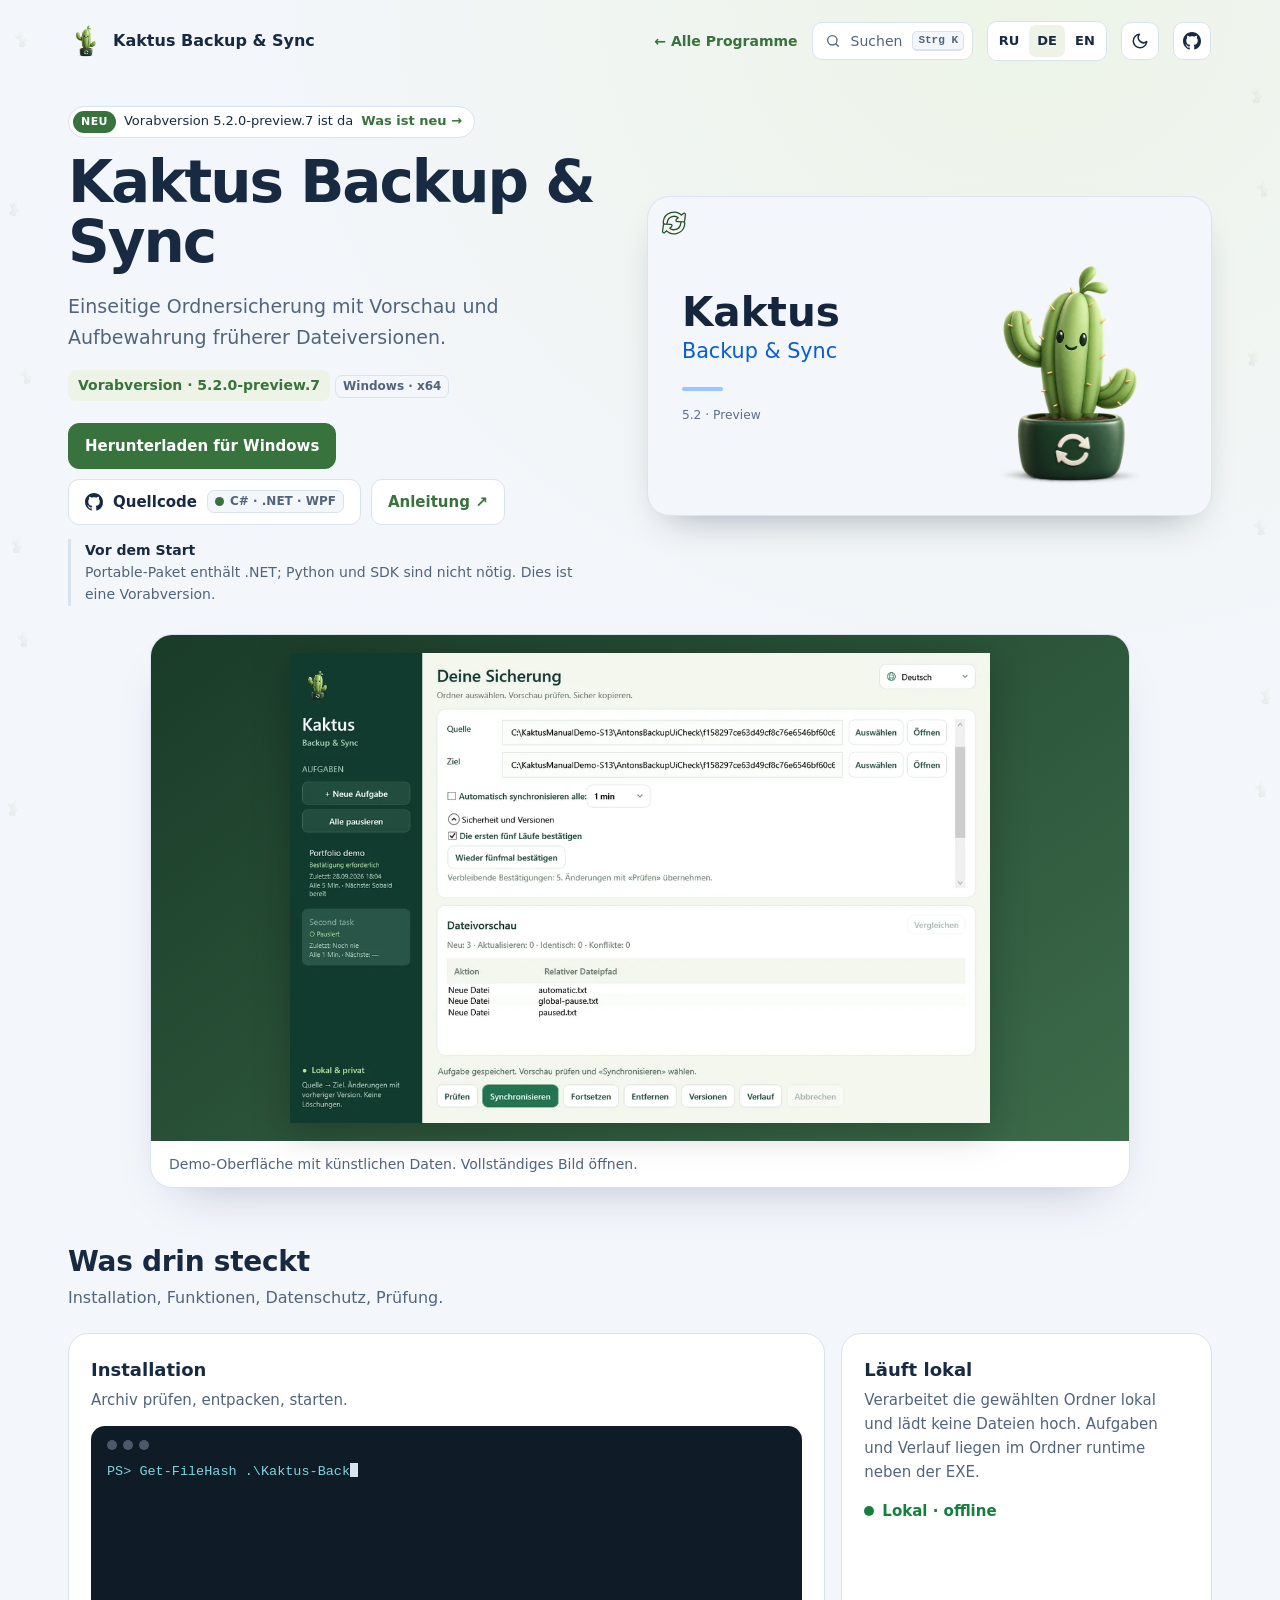
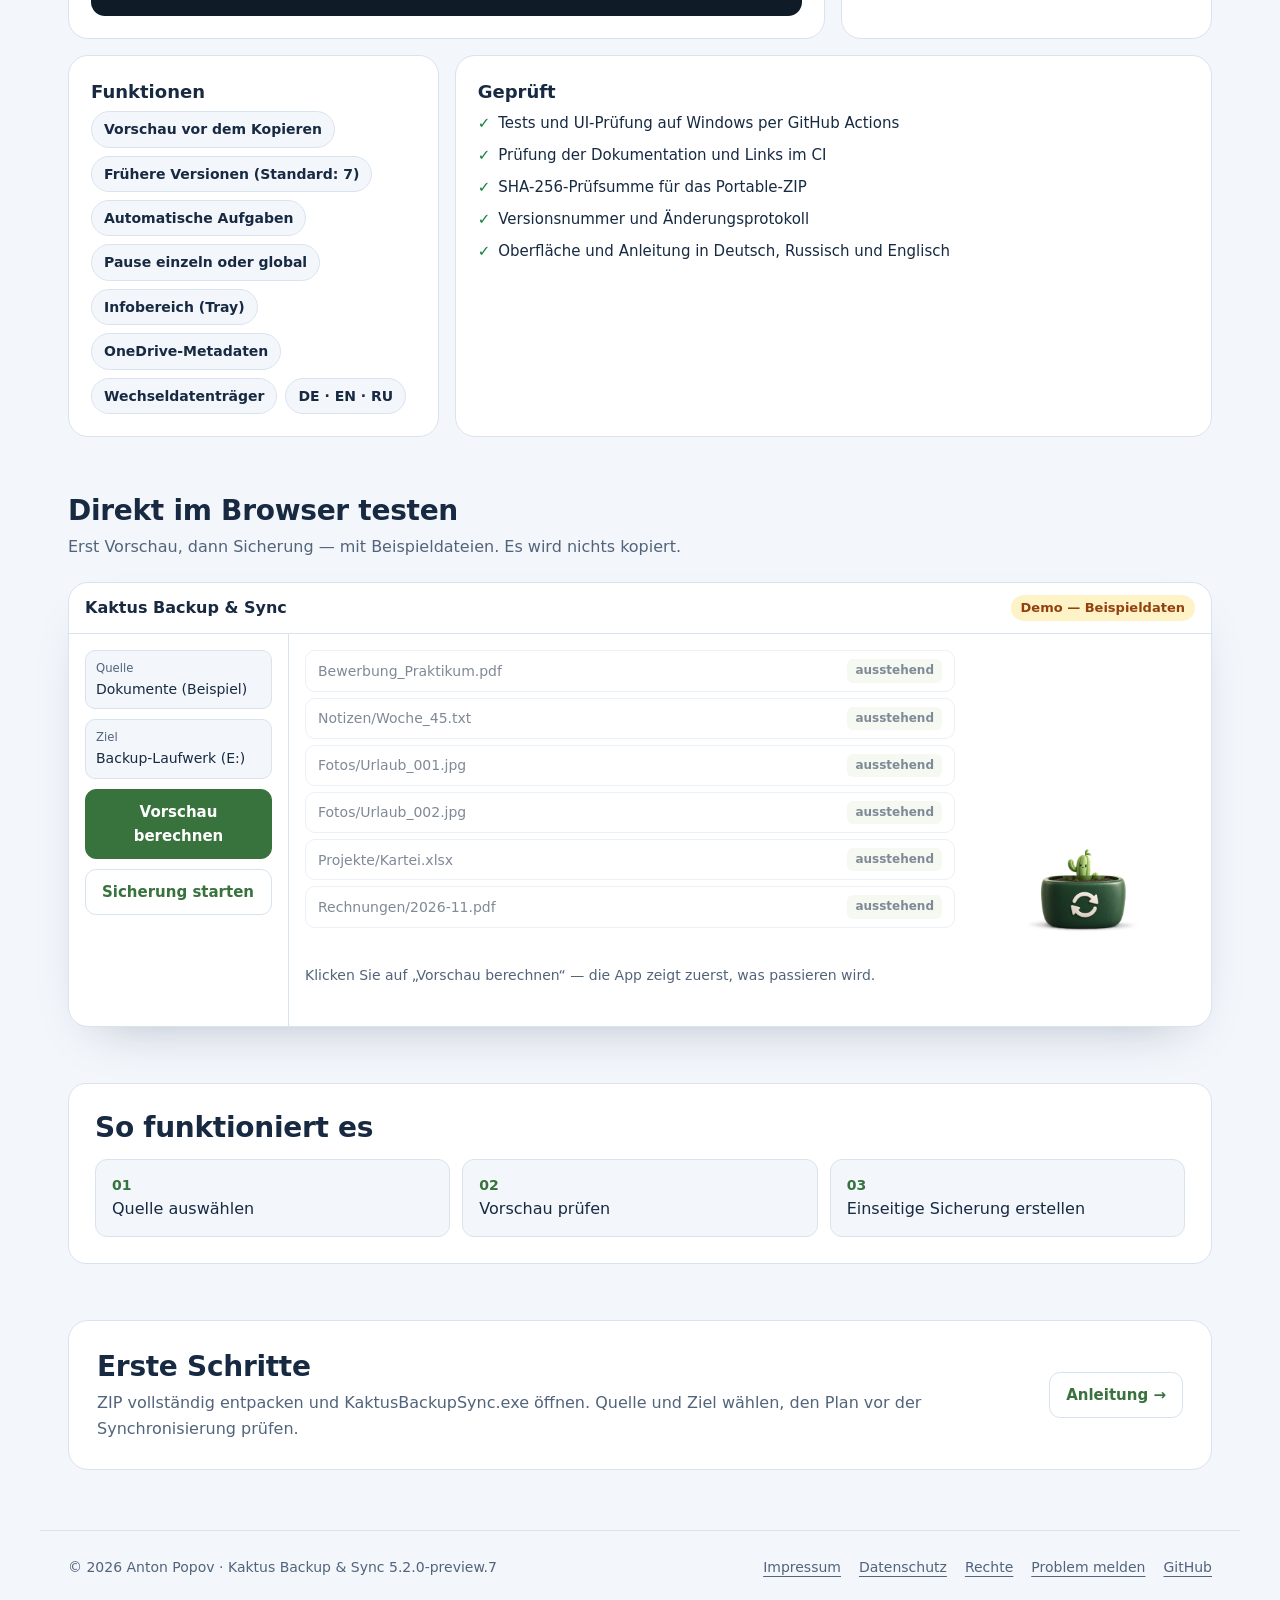
<file: index.html>
<!doctype html>
<html lang="de"><head><meta charset="utf-8"><meta name="viewport" content="width=device-width,initial-scale=1">
<meta name="description" content="Einseitige Ordnersicherung mit Vorschau und Aufbewahrung früherer Dateiversionen."><title>Kaktus Backup &amp; Sync — Einseitige Ordnersicherung mit Vorschau und Aufbewahrung früherer Dateiversionen</title>
<link rel="icon" href="presentation-icon.png">
<script src="assets/kit/kit-theme.js"></script>
<link rel="stylesheet" href="assets/kit/kit.css?v=2026.11.16-1">
<link rel="stylesheet" href="presentation.css?v=26b20818">
<link rel="stylesheet" href="assets/cactus-demo.css?v=4d1fd68c">
<script src="assets/kit/programs.js?v=2026.11.16-1" defer></script>
<script src="assets/kit/kit.js?v=2026.11.16-1" defer></script>
</head>
<body class="ppk-page">
<a class="ppk-skip" href="#main">Zum Inhalt</a>
<div class="ppk-nav-wrap" id="ppk-nav-wrap">
<nav class="ppk-nav" aria-label="Hauptnavigation"><a class="ppk-brand" href="index.html"><img src="presentation-icon.png" alt="" width="34" height="34"><span>Kaktus Backup &amp; Sync</span></a><span class="ppk-spacer"></span><a class="ppk-back" href="https://popovantondev.github.io/popovantondev/index.html">← Alle Programme</a><button class="ppk-search-btn" type="button" data-ppk-open-search aria-label="Programme durchsuchen"><span>Suchen</span><kbd>Strg K</kbd></button><div class="ppk-langs"><a href="index-ru.html" lang="ru" hreflang="ru">RU</a><a href="index.html" lang="de" hreflang="de" aria-current="page">DE</a><a href="index-en.html" lang="en" hreflang="en">EN</a></div><button class="ppk-icon-btn ppk-theme-btn" type="button" data-ppk-theme aria-label="Farbschema wechseln"></button><a class="ppk-icon-btn ppk-gh-btn" href="https://github.com/popovantondev/Kaktus-Backup-Sync" aria-label="GitHub"></a></nav>
</div>
<main class="ppk-shell" id="main">
<section class="ppk-hero"><div>
<a class="ppk-pill" href="https://github.com/popovantondev/Kaktus-Backup-Sync/releases/tag/v5.2.0-preview.7"><span class="ppk-new">NEU</span><span>Vorabversion 5.2.0-preview.7 ist da</span> <span class="ppk-more">Was ist neu →</span></a>
<h1>Kaktus Backup &amp; Sync</h1><p class="ppk-lead">Einseitige Ordnersicherung mit Vorschau und Aufbewahrung früherer Dateiversionen.</p>
<span class="ppk-status">Vorabversion · 5.2.0-preview.7</span> <span class="ppk-chip">Windows · x64</span>
<div class="ppk-actions"><a class="ppk-btn ppk-btn-primary" href="https://github.com/popovantondev/Kaktus-Backup-Sync/releases/tag/v5.2.0-preview.7">Herunterladen für Windows</a><a class="ppk-btn ppk-btn-gh" href="https://github.com/popovantondev/Kaktus-Backup-Sync">Quellcode <span class="ppk-chip"><i class="ppk-dot"></i>C# · .NET · WPF</span></a><a class="ppk-btn" href="Guide-de.html">Anleitung ↗</a></div>
<p class="ppk-requirements"><strong>Vor dem Start</strong>Portable-Paket enthält .NET; Python und SDK sind nicht nötig. Dies ist eine Vorabversion.</p>
</div>
<div class="cactus-scene">
<p class="cactus-static"><a class="guide-full-image" href="docs/images/manual/startup.png" aria-label="Vollständiges Bild öffnen"><img src="docs/images/manual/startup.png" alt="Startbildschirm mit dem freigegebenen Kaktus-Maskottchen." width="600" height="340" fetchpriority="high" decoding="async"></a></p>
<div class="cactus-demo cactus-hero" data-cactus-demo data-start="load" data-image="assets/cactus/mascot.webp" hidden>
<div class="cactus-window" role="group" aria-label="Startfenster von Kaktus Backup &amp; Sync — lebendige Demonstration">
<div class="cactus-copy"><div class="cactus-title">Kaktus</div><div class="cactus-sub">Backup &amp; Sync</div><div class="cactus-bar"></div><div class="cactus-ver">5.2 · Preview</div></div>
<div class="cactus-art" tabindex="0" role="img" aria-label="Ein kleiner Kaktus wächst im Topf. Klick oder Taste überspringt das Wachstum."></div>
<button type="button" class="cactus-replay" aria-label="Erneut wachsen lassen" title="Erneut wachsen lassen"><svg viewBox="0 0 24 24" width="30" height="30" focusable="false" aria-hidden="true"><path class="cactus-arrow-rim" d="M5.03 11.39A7 7 0 0 1 17.36 7.5M18.97 12.61A7 7 0 0 1 6.64 16.5"/><path class="cactus-arrow-rim cactus-head" d="M20.12 5.19L19.55 10.11L14.6 9.81ZM3.88 18.81L4.45 13.89L9.4 14.19Z"/><path class="cactus-arrow" d="M5.03 11.39A7 7 0 0 1 17.36 7.5M18.97 12.61A7 7 0 0 1 6.64 16.5"/><path class="cactus-arrow cactus-head" d="M20.12 5.19L19.55 10.11L14.6 9.81ZM3.88 18.81L4.45 13.89L9.4 14.19Z"/></svg></button>
</div>
</div>
</div>
</section>
<section class="ppk-section ppk-reveal site-shot-section" aria-label="Demo-Oberfläche mit künstlichen Daten. Vollständiges Bild öffnen."><figure class="ppk-preview"><div class="ppk-stage"><a href="docs/images/manual/de-main.png"><img src="assets/web/de-main.ba5cebeb.webp" alt="Kaktus Backup &amp; Sync — Demo-Oberfläche mit künstlichen Daten. Vollständiges Bild öffnen." decoding="async" width="1164" height="781" loading="lazy"></a></div><figcaption>Demo-Oberfläche mit künstlichen Daten. Vollständiges Bild öffnen.</figcaption></figure></section>
<section class="ppk-bento-section ppk-section ppk-reveal" aria-labelledby="bento-title">
<h2 id="bento-title">Was drin steckt</h2><p class="ppk-sub">Installation, Funktionen, Datenschutz, Prüfung.</p>
<div class="ppk-bento">
<div class="ppk-tile ppk-wide"><h3>Installation</h3><p>Archiv prüfen, entpacken, starten.</p><div class="ppk-term" role="group" aria-label="Terminal"><div class="ppk-term-bar"><i></i><i></i><i></i></div><div class="ppk-term-out"><div class="ppk-ps">PS&gt; Get-FileHash .\Kaktus-Backup-Sync-Portable-5.2-preview.7.zip -Algorithm SHA256</div><div class="ppk-ps">PS&gt; Get-Content .\Kaktus-Backup-Sync-Portable-5.2-preview.7.zip.sha256</div><div class="ppk-dim">Beide Werte müssen übereinstimmen.</div><div class="ppk-ps">PS&gt; Expand-Archive .\Kaktus-Backup-Sync-Portable-5.2-preview.7.zip -DestinationPath .\Kaktus</div><div class="ppk-ps">PS&gt; .\Kaktus\Kaktus-Backup-Sync-Portable-5.2-preview.7\KaktusBackupSync.exe</div></div></div></div>
<div class="ppk-tile"><h3>Läuft lokal</h3><p>Verarbeitet die gewählten Ordner lokal und lädt keine Dateien hoch. Aufgaben und Verlauf liegen im Ordner runtime neben der EXE.</p><span class="ppk-live">Lokal · offline</span></div>
<div class="ppk-tile"><h3>Funktionen</h3><div class="ppk-chips"><span>Vorschau vor dem Kopieren</span><span>Frühere Versionen (Standard: 7)</span><span>Automatische Aufgaben</span><span>Pause einzeln oder global</span><span>Infobereich (Tray)</span><span>OneDrive-Metadaten</span><span>Wechseldatenträger</span><span>DE · EN · RU</span></div></div>
<div class="ppk-tile ppk-wide"><h3>Geprüft</h3><ul class="ppk-checks"><li>Tests und UI-Prüfung auf Windows per GitHub Actions</li><li>Prüfung der Dokumentation und Links im CI</li><li>SHA-256-Prüfsumme für das Portable-ZIP</li><li>Versionsnummer und Änderungsprotokoll</li><li>Oberfläche und Anleitung in Deutsch, Russisch und Englisch</li></ul></div>
</div>
</section>
<section class="ppk-section ppk-demo-section ppk-reveal" id="demo" data-demo="kaktus" aria-labelledby="demo-title">
<h2 id="demo-title">Direkt im Browser testen</h2><p class="ppk-sub">Erst Vorschau, dann Sicherung — mit Beispieldateien. Es wird nichts kopiert.</p>
<div class="ppk-demo"><div class="ppk-demo-head"><span>Kaktus Backup &amp; Sync</span><span class="ppk-demo-label">Demo — Beispieldaten</span></div>
<div class="ppk-demo-body"><div class="ppk-demo-main"><noscript><p class="ppk-demo-empty">Für die Demo wird JavaScript benötigt.</p></noscript></div><div class="cactus-demo cactus-mini" data-cactus-demo data-start="view" data-image="assets/cactus/mascot.webp" hidden><div class="cactus-art" tabindex="0" role="img" aria-label="Ein kleiner Kaktus im Topf. Sobald der Demo-Block im Bild erscheint, wächst er."></div></div></div></div>
</section>
<section class="ppk-section ppk-process ppk-reveal" aria-labelledby="process-title"><h2 id="process-title">So funktioniert es</h2><ol class="ppk-flow"><li>Quelle auswählen</li><li>Vorschau prüfen</li><li>Einseitige Sicherung erstellen</li></ol></section>
<section class="ppk-section ppk-reveal"><div class="site-start"><div><h2>Erste Schritte</h2><p>ZIP vollständig entpacken und KaktusBackupSync.exe öffnen. Quelle und Ziel wählen, den Plan vor der Synchronisierung prüfen.</p></div><div class="ppk-actions"><a class="ppk-btn" href="Guide-de.html">Anleitung →</a></div></div></section>
</main>
<footer class="ppk-footer">
<span>© 2026 Anton Popov · Kaktus Backup &amp; Sync 5.2.0-preview.7</span>
<nav aria-label="Rechtliches"><a href="https://popovantondev.github.io/popovantondev/impressum.html">Impressum</a><a href="https://popovantondev.github.io/popovantondev/datenschutz.html">Datenschutz</a><a href="https://github.com/popovantondev/Kaktus-Backup-Sync/blob/main/RIGHTS.md">Rechte</a><a href="https://github.com/popovantondev/Kaktus-Backup-Sync/issues/new/choose">Problem melden</a><a href="https://github.com/popovantondev/Kaktus-Backup-Sync">GitHub</a></nav>
</footer>
<script src="assets/demo.js?v=338d17c0" defer></script>
<script src="assets/cactus-demo.js?v=7dfcc4bf" defer></script>
</body></html>
</file>
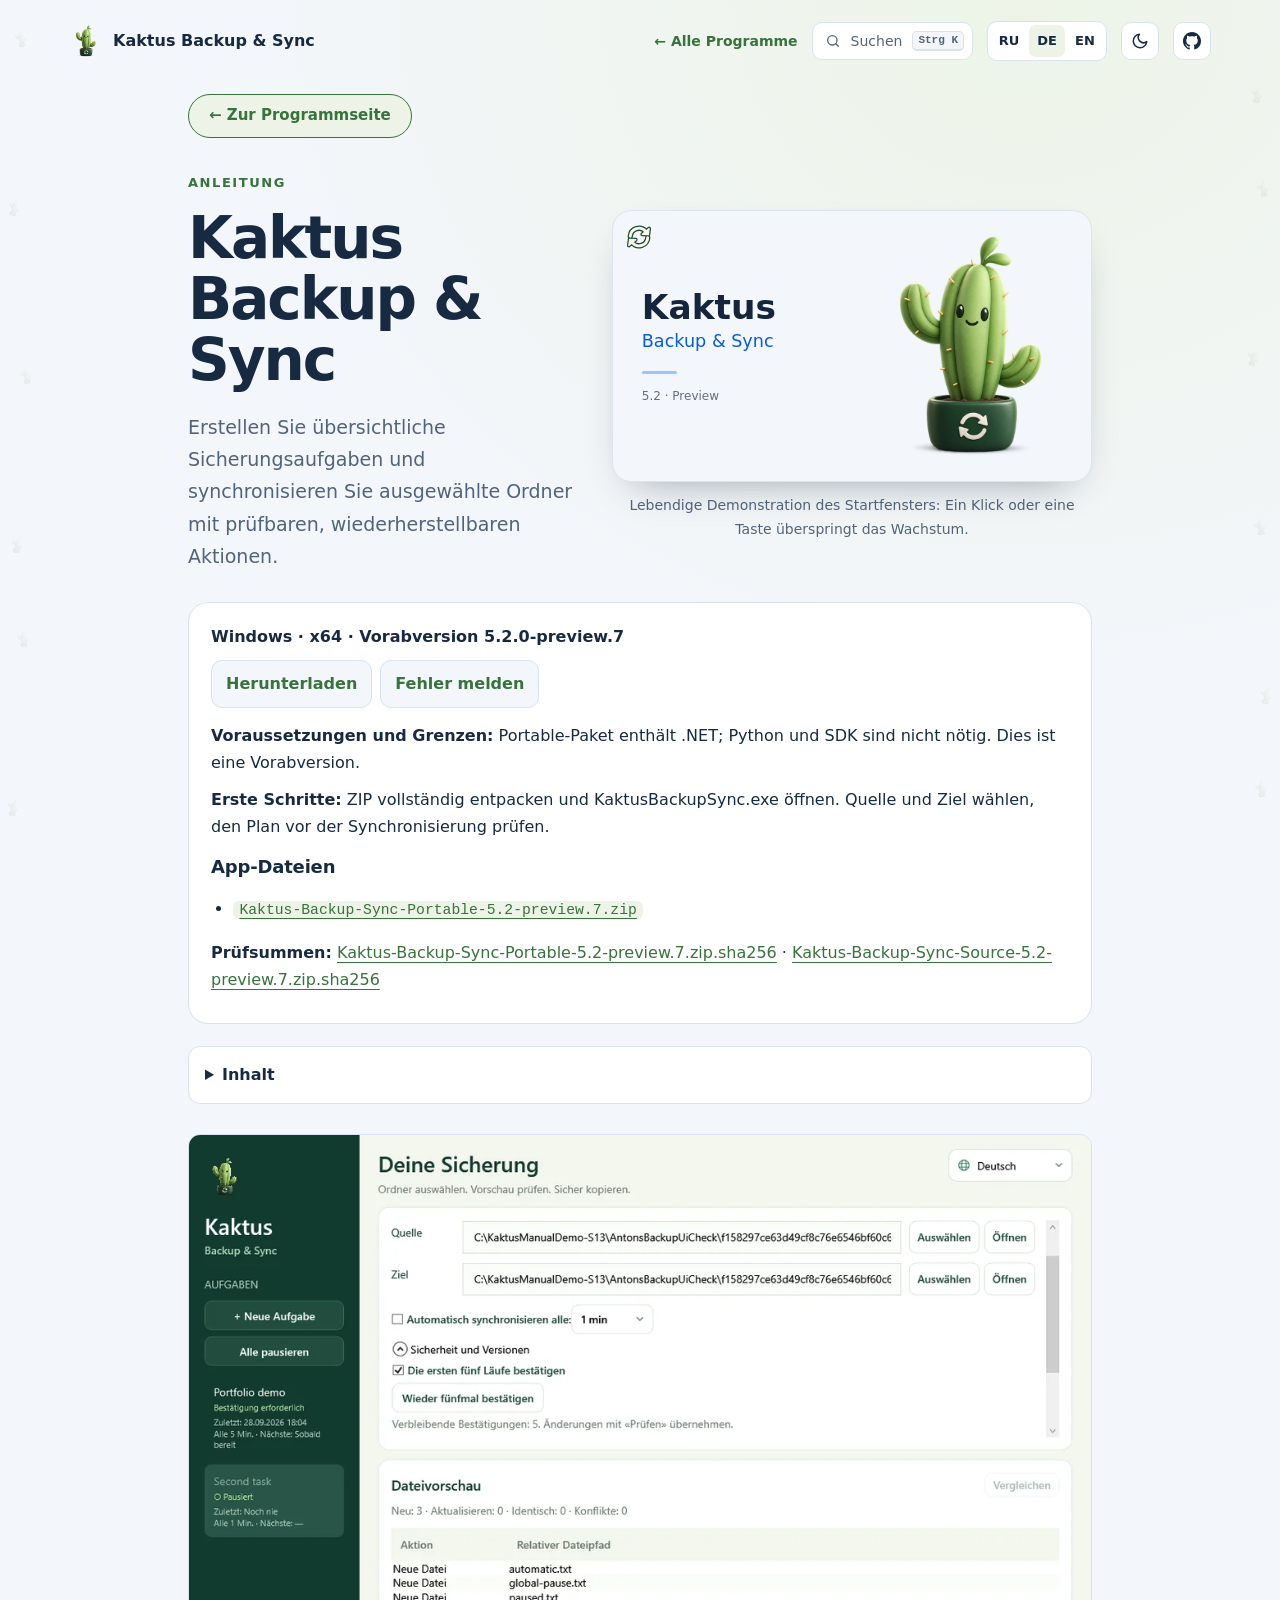
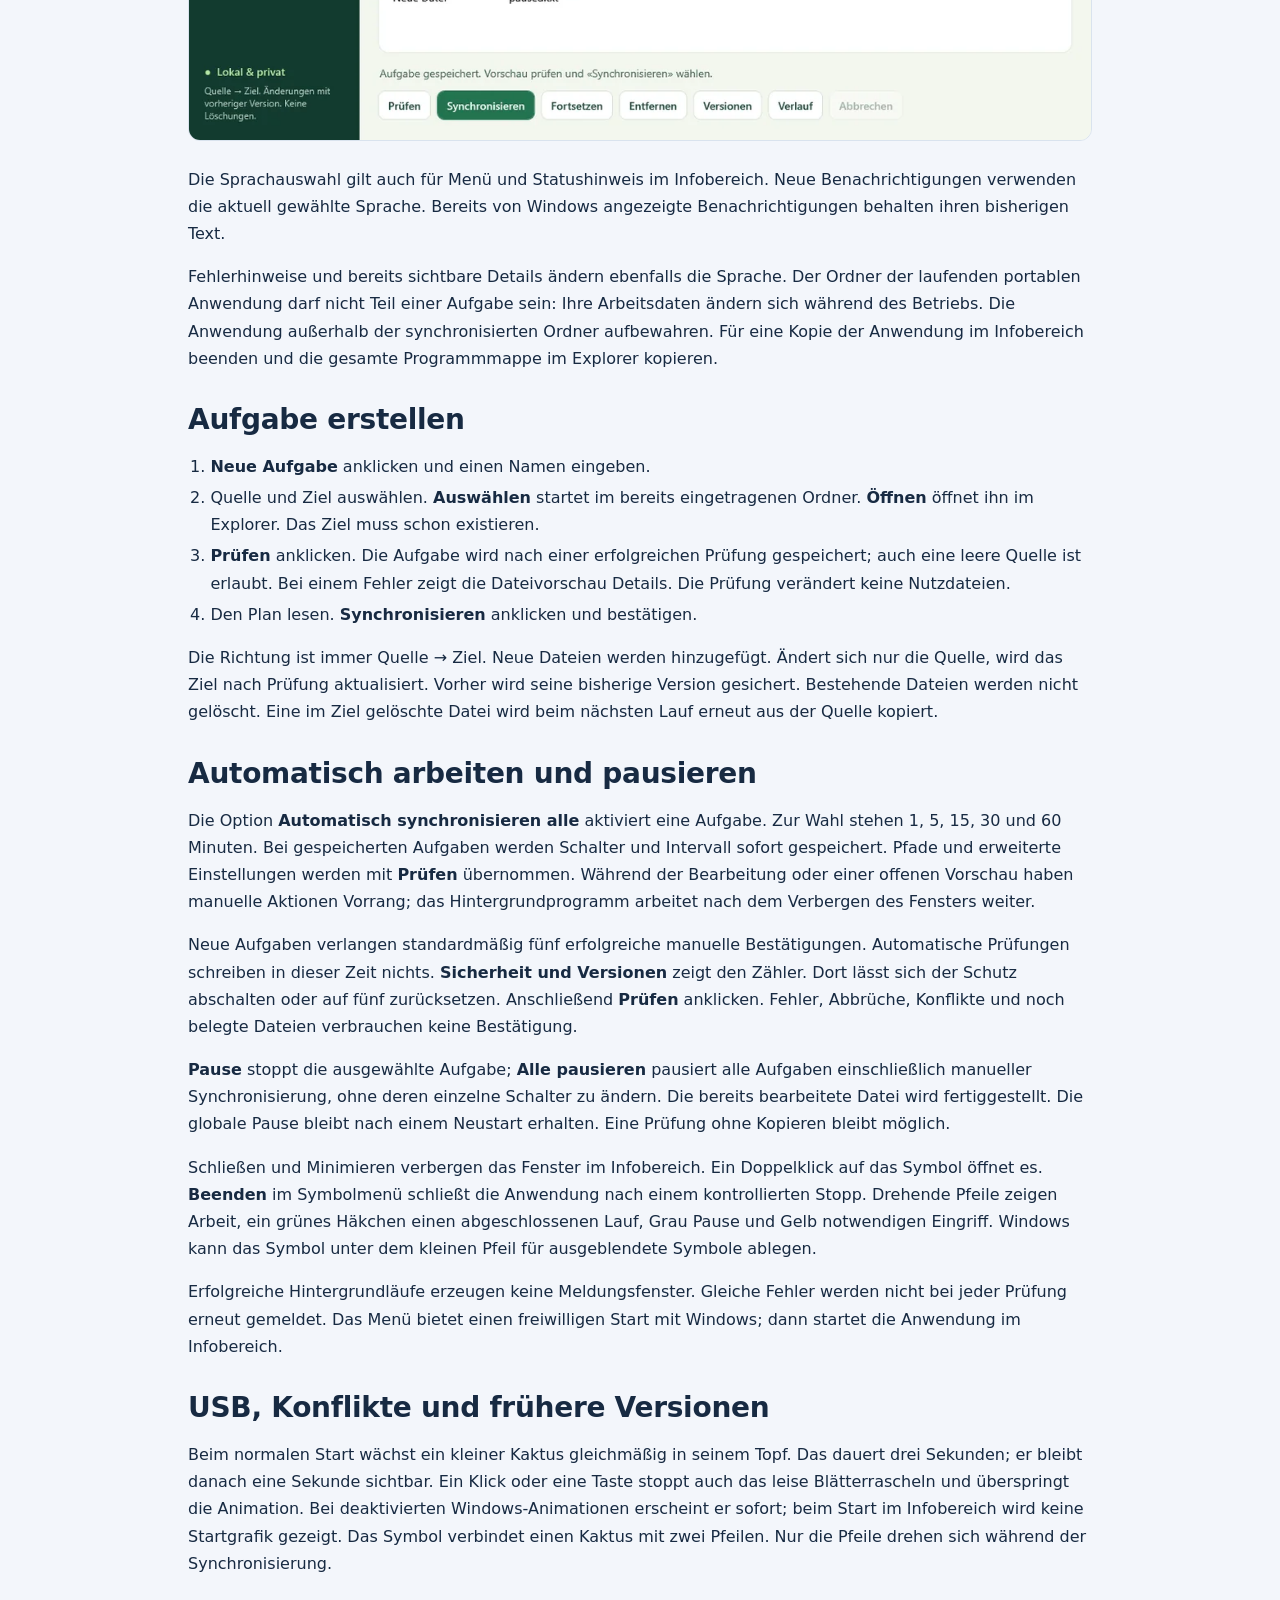
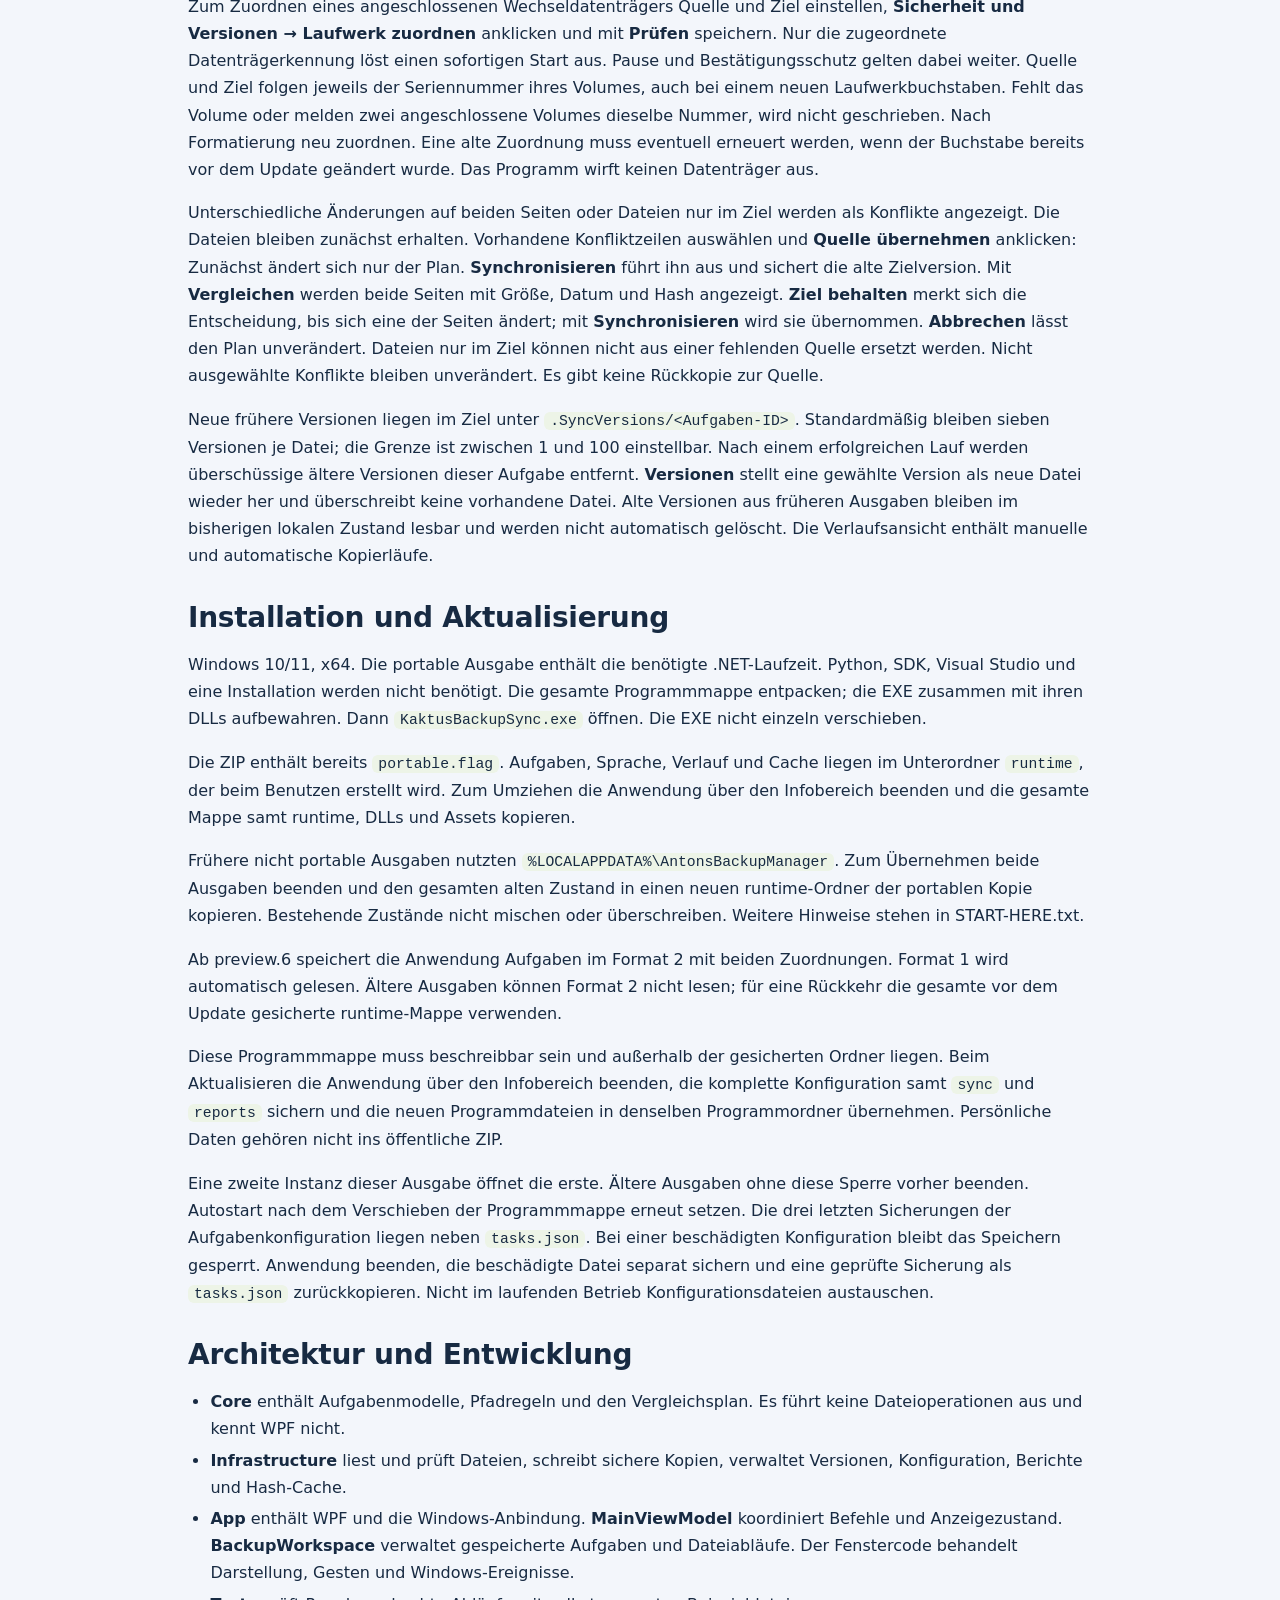
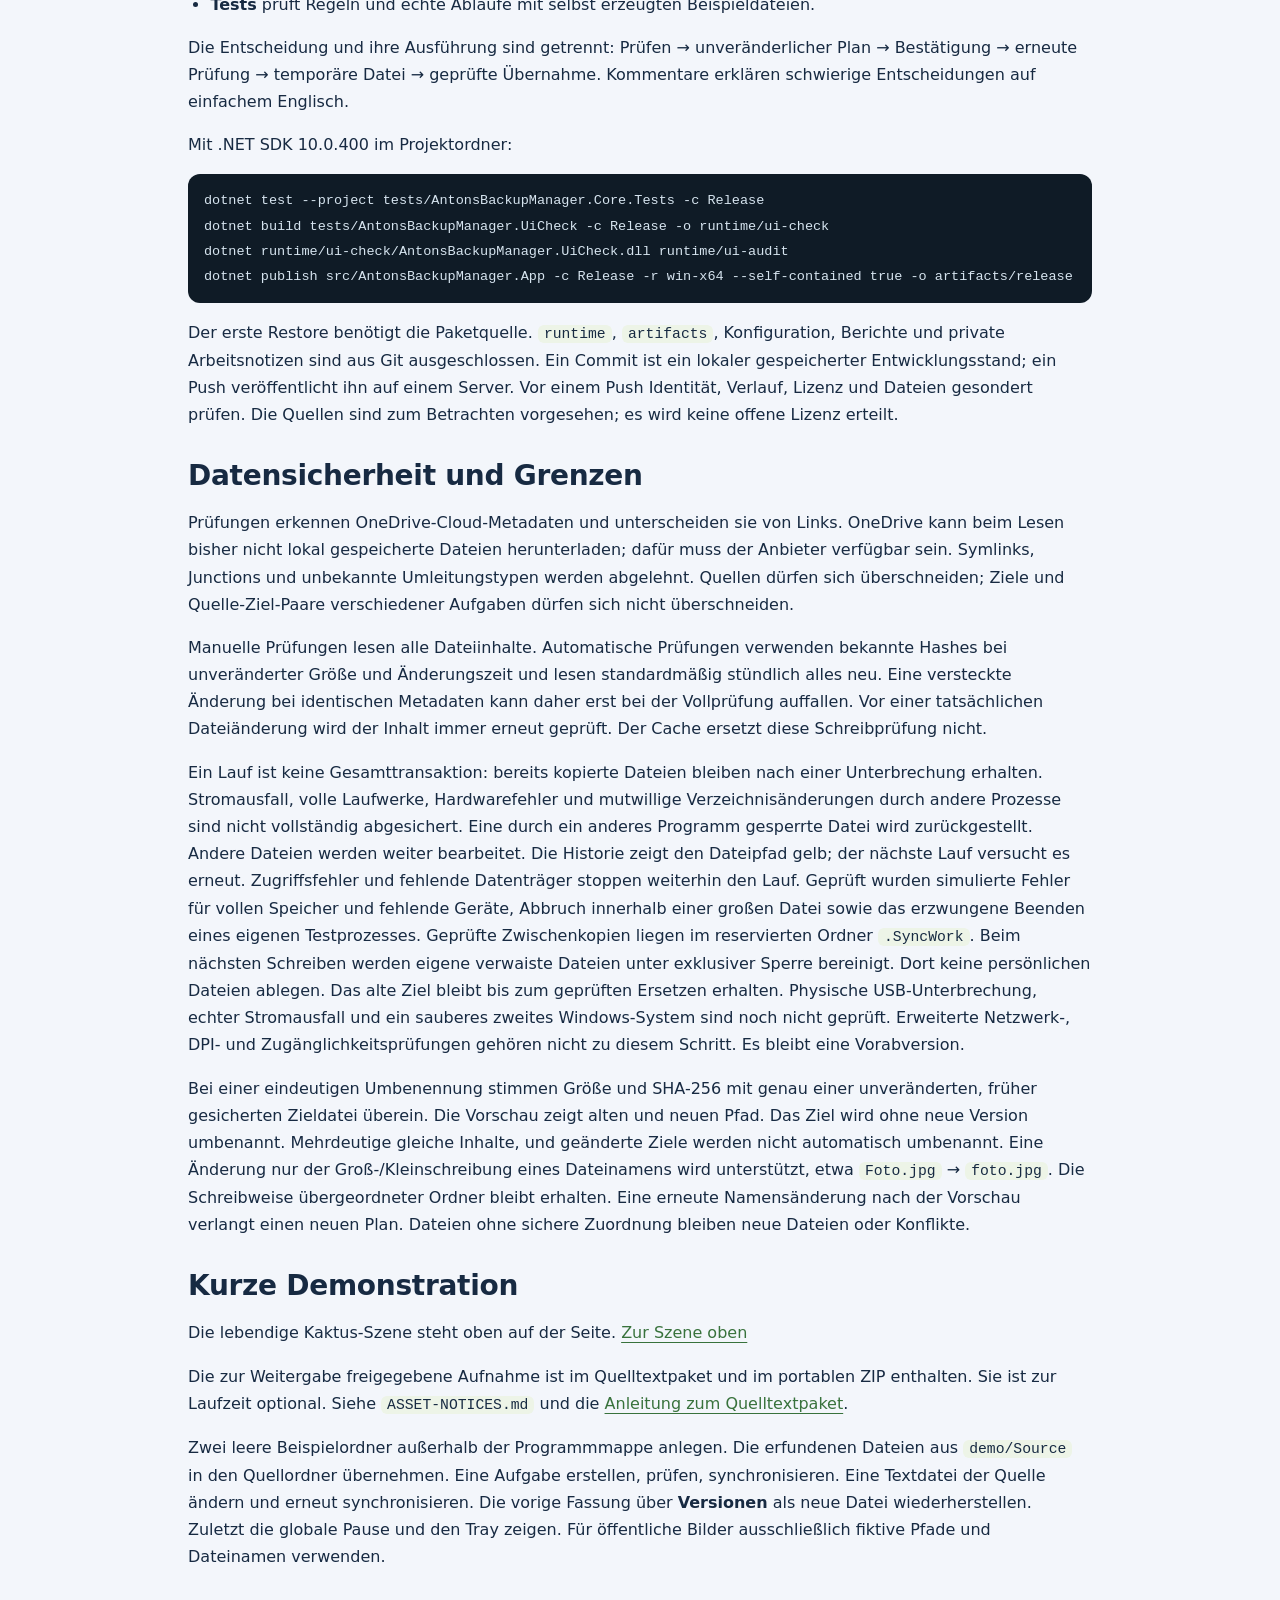
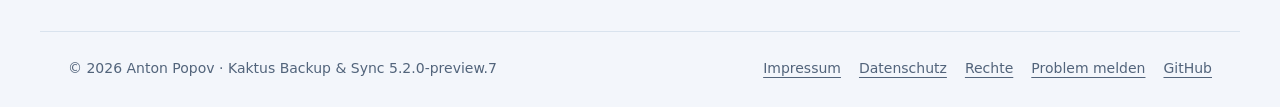
<file: Guide-de.html>
<!doctype html>
<html lang="de"><head><meta charset="utf-8"><meta name="viewport" content="width=device-width,initial-scale=1">
<meta name="description" content="Erstellen Sie übersichtliche Sicherungsaufgaben und synchronisieren Sie ausgewählte Ordner mit prüfbaren, wiederherstellbaren Aktionen."><title>Kaktus Backup &amp; Sync — Anleitung</title>
<!-- ppk-head:start -->
<link rel="icon" href="presentation-icon.png">
<script src="assets/kit/kit-theme.js"></script>
<link rel="stylesheet" href="assets/kit/kit.css?v=2026.11.16-1">
<link rel="stylesheet" href="presentation.css?v=26b20818">
<link rel="stylesheet" href="guide-polish.css?v=c82af6e0">
<link rel="stylesheet" href="assets/cactus-demo.css?v=4d1fd68c">
<script src="assets/kit/programs.js?v=2026.11.16-1" defer></script>
<script src="assets/kit/kit.js?v=2026.11.16-1" defer></script>
<!-- ppk-head:end -->
</head>
<body class="ppk-page">
<!-- ppk-header:start -->
<a class="ppk-skip" href="#main">Zum Inhalt</a>
<div class="ppk-nav-wrap" id="ppk-nav-wrap">
<nav class="ppk-nav" aria-label="Hauptnavigation"><a class="ppk-brand" href="index.html"><img src="presentation-icon.png" alt="" width="34" height="34"><span>Kaktus Backup &amp; Sync</span></a><span class="ppk-spacer"></span><a class="ppk-back" href="https://popovantondev.github.io/popovantondev/index.html">← Alle Programme</a><button class="ppk-search-btn" type="button" data-ppk-open-search aria-label="Programme durchsuchen"><span>Suchen</span><kbd>Strg K</kbd></button><div class="ppk-langs"><a href="Guide-ru.html" lang="ru" hreflang="ru">RU</a><a href="Guide-de.html" lang="de" hreflang="de" aria-current="page">DE</a><a href="Guide-en.html" lang="en" hreflang="en">EN</a></div><button class="ppk-icon-btn ppk-theme-btn" type="button" data-ppk-theme aria-label="Farbschema wechseln"></button><a class="ppk-icon-btn ppk-gh-btn" href="https://github.com/popovantondev/Kaktus-Backup-Sync" aria-label="GitHub"></a></nav>
</div>
<!-- ppk-header:end -->
<main class="ppk-shell ppk-prose guide" id="main">
<!-- ppk-guide-home:start --><p class="guide-home"><a class="guide-home-link" href="index.html">← Zur Programmseite</a></p><!-- ppk-guide-home:end -->
<!-- guide-hero:start --><section class="guide-hero guide-hero-live" id="guide-hero"><p class="guide-kicker">Anleitung</p><h1>Kaktus Backup &amp; Sync</h1><p class="guide-lead">Erstellen Sie übersichtliche Sicherungsaufgaben und synchronisieren Sie ausgewählte Ordner mit prüfbaren, wiederherstellbaren Aktionen.</p><!-- cactus-demo:start -->
<div class="cactus-scene">
<p class="cactus-static"><a class="guide-full-image" href="docs/images/manual/startup.png" aria-label="Vollständiges Bild öffnen"><img src="docs/images/manual/startup.png" alt="Startbildschirm mit dem freigegebenen Kaktus-Maskottchen." width="600" height="340" decoding="async"></a></p>
<div class="cactus-demo" data-cactus-demo data-start="load" data-image="assets/cactus/mascot.webp" hidden>
<div class="cactus-window" role="group" aria-label="Startfenster von Kaktus Backup &amp; Sync — lebendige Demonstration">
<div class="cactus-copy"><div class="cactus-title">Kaktus</div><div class="cactus-sub">Backup &amp; Sync</div><div class="cactus-bar"></div><div class="cactus-ver">5.2 · Preview</div></div>
<div class="cactus-art" tabindex="0" role="img" aria-label="Ein kleiner Kaktus wächst im Topf. Klick oder Taste überspringt das Wachstum."></div>
<button type="button" class="cactus-replay" aria-label="Erneut wachsen lassen" title="Erneut wachsen lassen"><svg viewBox="0 0 24 24" width="30" height="30" focusable="false" aria-hidden="true"><path class="cactus-arrow-rim" d="M5.03 11.39A7 7 0 0 1 17.36 7.5M18.97 12.61A7 7 0 0 1 6.64 16.5"/><path class="cactus-arrow-rim cactus-head" d="M20.12 5.19L19.55 10.11L14.6 9.81ZM3.88 18.81L4.45 13.89L9.4 14.19Z"/><path class="cactus-arrow" d="M5.03 11.39A7 7 0 0 1 17.36 7.5M18.97 12.61A7 7 0 0 1 6.64 16.5"/><path class="cactus-arrow cactus-head" d="M20.12 5.19L19.55 10.11L14.6 9.81ZM3.88 18.81L4.45 13.89L9.4 14.19Z"/></svg></button>
</div>
<p class="cactus-note">Lebendige Demonstration des Startfensters: Ein Klick oder eine Taste überspringt das Wachstum.</p>
</div>
</div>
<script src="assets/cactus-demo.js?v=7dfcc4bf" defer></script>
<!-- cactus-demo:end --></section><!-- guide-hero:end -->
<!-- public-release:start -->
<section class="topic release-summary" aria-label="Erste Schritte">
<p><strong>Windows · x64 · Vorabversion 5.2.0-preview.7</strong></p>
<p class="release-actions"><a class="release-link" href="https://github.com/popovantondev/Kaktus-Backup-Sync/releases/tag/v5.2.0-preview.7">Herunterladen</a> <a class="release-link" href="https://github.com/popovantondev/Kaktus-Backup-Sync/issues/new/choose">Fehler melden</a></p>
<p><strong>Voraussetzungen und Grenzen:</strong> Portable-Paket enthält .NET; Python und SDK sind nicht nötig. Dies ist eine Vorabversion.</p>
<p><strong>Erste Schritte:</strong> ZIP vollständig entpacken und KaktusBackupSync.exe öffnen. Quelle und Ziel wählen, den Plan vor der Synchronisierung prüfen.</p>
<h2>App-Dateien</h2>
<ul>
<li><a href="https://github.com/popovantondev/Kaktus-Backup-Sync/releases/download/v5.2.0-preview.7/Kaktus-Backup-Sync-Portable-5.2-preview.7.zip"><code>Kaktus-Backup-Sync-Portable-5.2-preview.7.zip</code></a></li>
</ul>
<p><strong>Prüfsummen:</strong> <a href="https://github.com/popovantondev/Kaktus-Backup-Sync/releases/download/v5.2.0-preview.7/Kaktus-Backup-Sync-Portable-5.2-preview.7.zip.sha256">Kaktus-Backup-Sync-Portable-5.2-preview.7.zip.sha256</a> · <a href="https://github.com/popovantondev/Kaktus-Backup-Sync/releases/download/v5.2.0-preview.7/Kaktus-Backup-Sync-Source-5.2-preview.7.zip.sha256">Kaktus-Backup-Sync-Source-5.2-preview.7.zip.sha256</a></p>
</section>
<!-- public-release:end -->
<!-- guide-polish:start --><aside class="guide-tools"><details><summary>Inhalt</summary><ol><li><a href="#aufgabe-erstellen">Aufgabe erstellen</a></li><li><a href="#automatisch-arbeiten-und-pausieren">Automatisch arbeiten und pausieren</a></li><li><a href="#usb-konflikte-und-fruhere-versionen">USB, Konflikte und frühere Versionen</a></li><li><a href="#installation-und-aktualisierung">Installation und Aktualisierung</a></li><li><a href="#architektur-und-entwicklung">Architektur und Entwicklung</a></li><li><a href="#datensicherheit-und-grenzen">Datensicherheit und Grenzen</a></li><li><a href="#kurze-demonstration">Kurze Demonstration</a></li></ol></details></aside><!-- guide-polish:end -->
<section class="overview">
<p><a class="guide-full-image" href="docs/images/manual/de-main.png" aria-label="Vollständiges Bild öffnen"><img src="assets/web/de-main.ba5cebeb.webp" alt="Hauptfenster auf Deutsch; Ordnernamen und Dateien sind frei erfunden." width="1164" height="781" loading="lazy" decoding="async" /></a></p>
<p>Die Sprachauswahl gilt auch für Menü und Statushinweis im Infobereich. Neue
Benachrichtigungen verwenden die aktuell gewählte Sprache. Bereits von Windows
angezeigte Benachrichtigungen behalten ihren bisherigen Text.</p>
<p>Fehlerhinweise und bereits sichtbare Details ändern ebenfalls die Sprache.
Der Ordner der laufenden portablen Anwendung darf nicht Teil einer Aufgabe sein:
Ihre Arbeitsdaten ändern sich während des Betriebs. Die Anwendung außerhalb der
synchronisierten Ordner aufbewahren. Für eine Kopie der Anwendung im Infobereich
beenden und die gesamte Programmmappe im Explorer kopieren.</p>
</section><section class="topic"><h2 id="aufgabe-erstellen">Aufgabe erstellen</h2>
<ol>
<li><strong>Neue Aufgabe</strong> anklicken und einen Namen eingeben.</li>
<li>Quelle und Ziel auswählen. <strong>Auswählen</strong> startet im bereits eingetragenen
Ordner. <strong>Öffnen</strong> öffnet ihn im Explorer. Das Ziel muss schon existieren.</li>
<li><strong>Prüfen</strong> anklicken. Die Aufgabe wird nach einer erfolgreichen Prüfung
gespeichert; auch eine leere Quelle ist erlaubt. Bei einem Fehler zeigt die
Dateivorschau Details. Die Prüfung verändert keine Nutzdateien.</li>
<li>Den Plan lesen. <strong>Synchronisieren</strong> anklicken und bestätigen.</li>
</ol>
<p>Die Richtung ist immer Quelle → Ziel. Neue Dateien werden hinzugefügt.
Ändert sich nur die Quelle, wird das Ziel nach Prüfung aktualisiert. Vorher
wird seine bisherige Version gesichert. Bestehende Dateien werden nicht gelöscht.
Eine im Ziel gelöschte Datei wird beim nächsten Lauf erneut aus der Quelle kopiert.</p>
</section><section class="topic"><h2 id="automatisch-arbeiten-und-pausieren">Automatisch arbeiten und pausieren</h2>
<p>Die Option <strong>Automatisch synchronisieren alle</strong> aktiviert eine Aufgabe. Zur Wahl
stehen 1, 5, 15, 30 und 60 Minuten. Bei gespeicherten Aufgaben werden Schalter und
Intervall sofort gespeichert. Pfade und erweiterte Einstellungen werden mit
<strong>Prüfen</strong> übernommen. Während der Bearbeitung oder einer offenen Vorschau haben
manuelle Aktionen Vorrang; das Hintergrundprogramm arbeitet nach dem Verbergen
des Fensters weiter.</p>
<p>Neue Aufgaben verlangen standardmäßig fünf erfolgreiche manuelle Bestätigungen.
Automatische Prüfungen schreiben in dieser Zeit nichts. <strong>Sicherheit und Versionen</strong>
zeigt den Zähler. Dort lässt sich der Schutz abschalten oder auf fünf zurücksetzen.
Anschließend <strong>Prüfen</strong> anklicken. Fehler, Abbrüche, Konflikte und noch belegte Dateien
verbrauchen keine Bestätigung.</p>
<p><strong>Pause</strong> stoppt die ausgewählte Aufgabe; <strong>Alle pausieren</strong> pausiert alle Aufgaben
einschließlich manueller Synchronisierung, ohne deren einzelne Schalter zu ändern.
Die bereits bearbeitete Datei wird fertiggestellt. Die globale Pause bleibt nach
einem Neustart erhalten. Eine Prüfung ohne Kopieren bleibt möglich.</p>
<p>Schließen und Minimieren verbergen das Fenster im Infobereich. Ein Doppelklick
auf das Symbol öffnet es. <strong>Beenden</strong> im Symbolmenü schließt die Anwendung nach
einem kontrollierten Stopp. Drehende Pfeile zeigen Arbeit, ein grünes Häkchen einen
abgeschlossenen Lauf, Grau Pause und Gelb notwendigen Eingriff. Windows kann das
Symbol unter dem kleinen Pfeil für ausgeblendete Symbole ablegen.</p>
<p>Erfolgreiche Hintergrundläufe erzeugen keine Meldungsfenster. Gleiche Fehler
werden nicht bei jeder Prüfung erneut gemeldet. Das Menü bietet einen freiwilligen
Start mit Windows; dann startet die Anwendung im Infobereich.</p>
</section><section class="topic"><h2 id="usb-konflikte-und-fruhere-versionen">USB, Konflikte und frühere Versionen</h2>
<p>Beim normalen Start wächst ein kleiner Kaktus gleichmäßig in seinem Topf.
Das dauert drei Sekunden; er bleibt
danach eine Sekunde sichtbar. Ein Klick oder eine Taste
stoppt auch das leise Blätterrascheln und
überspringt die Animation. Bei deaktivierten Windows-Animationen erscheint er sofort;
beim Start im Infobereich wird keine Startgrafik gezeigt. Das Symbol verbindet einen
Kaktus mit zwei Pfeilen. Nur die Pfeile drehen sich während der Synchronisierung.</p>
<p>Zum Zuordnen eines angeschlossenen Wechseldatenträgers Quelle und Ziel einstellen,
<strong>Sicherheit und Versionen → Laufwerk zuordnen</strong> anklicken und mit <strong>Prüfen</strong>
speichern. Nur die zugeordnete Datenträgerkennung löst einen sofortigen Start aus.
Pause und Bestätigungsschutz gelten dabei weiter. Quelle und Ziel folgen jeweils
der Seriennummer ihres Volumes, auch bei einem neuen Laufwerkbuchstaben. Fehlt das
Volume oder melden zwei angeschlossene Volumes dieselbe Nummer, wird nicht
geschrieben. Nach Formatierung neu zuordnen. Eine alte Zuordnung muss eventuell
erneuert werden, wenn der Buchstabe bereits vor dem Update geändert wurde.
Das Programm wirft keinen Datenträger aus.</p>
<p>Unterschiedliche Änderungen auf beiden Seiten oder Dateien nur im Ziel werden
als Konflikte angezeigt. Die Dateien bleiben zunächst erhalten. Vorhandene
Konfliktzeilen auswählen und <strong>Quelle übernehmen</strong> anklicken: Zunächst ändert sich
nur der Plan. <strong>Synchronisieren</strong> führt ihn aus und sichert die alte Zielversion.
Mit <strong>Vergleichen</strong> werden beide Seiten mit Größe, Datum und Hash angezeigt.
<strong>Ziel behalten</strong> merkt sich die Entscheidung, bis sich eine der Seiten ändert;
mit <strong>Synchronisieren</strong> wird sie übernommen. <strong>Abbrechen</strong> lässt den Plan unverändert.
Dateien nur im Ziel können nicht aus einer fehlenden Quelle ersetzt werden.
Nicht ausgewählte Konflikte bleiben unverändert. Es gibt keine Rückkopie zur Quelle.</p>
<p>Neue frühere Versionen liegen im Ziel unter <code>.SyncVersions/&lt;Aufgaben-ID&gt;</code>.
Standardmäßig bleiben sieben Versionen je Datei; die Grenze ist zwischen 1 und 100
einstellbar. Nach einem erfolgreichen Lauf werden überschüssige ältere Versionen
dieser Aufgabe entfernt. <strong>Versionen</strong> stellt eine gewählte Version als neue Datei
wieder her und überschreibt keine vorhandene Datei. Alte Versionen aus früheren
Ausgaben bleiben im bisherigen lokalen Zustand lesbar und werden nicht automatisch
gelöscht. Die Verlaufsansicht enthält manuelle und automatische Kopierläufe.</p>
</section><section class="topic"><h2 id="installation-und-aktualisierung">Installation und Aktualisierung</h2>
<p>Windows 10/11, x64. Die portable Ausgabe enthält die benötigte .NET-Laufzeit.
Python, SDK, Visual Studio und eine Installation werden nicht benötigt.
Die gesamte Programmmappe entpacken; die EXE zusammen mit ihren DLLs aufbewahren.
Dann <code>KaktusBackupSync.exe</code> öffnen. Die EXE nicht einzeln verschieben.</p>
<p>Die ZIP enthält bereits <code>portable.flag</code>. Aufgaben, Sprache, Verlauf und Cache liegen
im Unterordner <code>runtime</code>, der beim Benutzen erstellt wird. Zum Umziehen die Anwendung
über den Infobereich beenden und die gesamte Mappe samt runtime, DLLs und Assets kopieren.</p>
<p>Frühere nicht portable Ausgaben nutzten <code>%LOCALAPPDATA%\AntonsBackupManager</code>.
Zum Übernehmen beide Ausgaben beenden und den gesamten alten Zustand in einen
neuen runtime-Ordner der portablen Kopie kopieren. Bestehende Zustände nicht mischen
oder überschreiben. Weitere Hinweise stehen in START-HERE.txt.</p>
<p>Ab preview.6 speichert die Anwendung Aufgaben im Format 2 mit beiden Zuordnungen.
Format 1 wird automatisch gelesen. Ältere Ausgaben können Format 2 nicht lesen;
für eine Rückkehr die gesamte vor dem Update gesicherte runtime-Mappe verwenden.</p>
<p>Diese Programmmappe muss beschreibbar sein und außerhalb der gesicherten Ordner
liegen. Beim Aktualisieren die Anwendung über den Infobereich beenden, die komplette
Konfiguration samt <code>sync</code> und <code>reports</code> sichern und die neuen Programmdateien in
denselben Programmordner übernehmen. Persönliche Daten gehören nicht ins öffentliche ZIP.</p>
<p>Eine zweite Instanz dieser Ausgabe öffnet die erste. Ältere Ausgaben ohne diese
Sperre vorher beenden. Autostart nach dem Verschieben der Programmmappe erneut setzen.
Die drei letzten Sicherungen der Aufgabenkonfiguration liegen neben <code>tasks.json</code>.
Bei einer beschädigten Konfiguration bleibt das Speichern gesperrt. Anwendung beenden,
die beschädigte Datei separat sichern und eine geprüfte Sicherung als <code>tasks.json</code>
zurückkopieren. Nicht im laufenden Betrieb Konfigurationsdateien austauschen.</p>
</section><section class="topic"><h2 id="architektur-und-entwicklung">Architektur und Entwicklung</h2>
<ul>
<li><strong>Core</strong> enthält Aufgabenmodelle, Pfadregeln und den Vergleichsplan. Es führt
keine Dateioperationen aus und kennt WPF nicht.</li>
<li><strong>Infrastructure</strong> liest und prüft Dateien, schreibt sichere Kopien, verwaltet
Versionen, Konfiguration, Berichte und Hash-Cache.</li>
<li><strong>App</strong> enthält WPF und die Windows-Anbindung. <strong>MainViewModel</strong> koordiniert
Befehle und Anzeigezustand. <strong>BackupWorkspace</strong> verwaltet gespeicherte Aufgaben
und Dateiabläufe. Der Fenstercode behandelt Darstellung, Gesten und Windows-Ereignisse.</li>
<li><strong>Tests</strong> prüft Regeln und echte Abläufe mit selbst erzeugten Beispieldateien.</li>
</ul>
<p>Die Entscheidung und ihre Ausführung sind getrennt: Prüfen → unveränderlicher
Plan → Bestätigung → erneute Prüfung → temporäre Datei → geprüfte Übernahme.
Kommentare erklären schwierige Entscheidungen auf einfachem Englisch.</p>
<p>Mit .NET SDK 10.0.400 im Projektordner:</p>
<pre><code class="language-powershell">dotnet test --project tests/AntonsBackupManager.Core.Tests -c Release
dotnet build tests/AntonsBackupManager.UiCheck -c Release -o runtime/ui-check
dotnet runtime/ui-check/AntonsBackupManager.UiCheck.dll runtime/ui-audit
dotnet publish src/AntonsBackupManager.App -c Release -r win-x64 --self-contained true -o artifacts/release
</code></pre>
<p>Der erste Restore benötigt die Paketquelle. <code>runtime</code>, <code>artifacts</code>, Konfiguration,
Berichte und private Arbeitsnotizen sind aus Git ausgeschlossen. Ein Commit ist
ein lokaler gespeicherter Entwicklungsstand; ein Push veröffentlicht ihn auf einem
Server. Vor einem Push Identität, Verlauf, Lizenz und Dateien gesondert prüfen.
Die Quellen sind zum Betrachten vorgesehen; es wird keine offene Lizenz erteilt.</p>
</section><section class="topic"><h2 id="datensicherheit-und-grenzen">Datensicherheit und Grenzen</h2>
<p>Prüfungen erkennen OneDrive-Cloud-Metadaten und unterscheiden sie von Links.
OneDrive kann beim Lesen bisher nicht lokal gespeicherte Dateien herunterladen;
dafür muss der Anbieter verfügbar sein. Symlinks, Junctions und unbekannte
Umleitungstypen werden abgelehnt. Quellen dürfen sich überschneiden; Ziele und
Quelle-Ziel-Paare verschiedener Aufgaben dürfen sich nicht überschneiden.</p>
<p>Manuelle Prüfungen lesen alle Dateiinhalte. Automatische Prüfungen verwenden bekannte
Hashes bei unveränderter Größe und Änderungszeit und lesen standardmäßig stündlich
alles neu. Eine versteckte Änderung bei identischen Metadaten kann daher erst bei
der Vollprüfung auffallen. Vor einer tatsächlichen Dateiänderung wird der Inhalt
immer erneut geprüft. Der Cache ersetzt diese Schreibprüfung nicht.</p>
<p>Ein Lauf ist keine Gesamttransaktion: bereits kopierte Dateien bleiben nach einer
Unterbrechung erhalten. Stromausfall, volle Laufwerke, Hardwarefehler und mutwillige
Verzeichnisänderungen durch andere Prozesse sind nicht vollständig abgesichert.
Eine durch ein anderes Programm gesperrte Datei wird zurückgestellt. Andere Dateien
werden weiter bearbeitet. Die Historie zeigt den Dateipfad gelb; der nächste Lauf
versucht es erneut. Zugriffsfehler und fehlende Datenträger stoppen weiterhin den Lauf.
Geprüft wurden simulierte Fehler für vollen Speicher und fehlende Geräte, Abbruch
innerhalb einer großen Datei sowie das erzwungene Beenden eines eigenen Testprozesses.
Geprüfte Zwischenkopien liegen im reservierten Ordner <code>.SyncWork</code>. Beim nächsten
Schreiben werden eigene verwaiste Dateien unter exklusiver Sperre bereinigt.
Dort keine persönlichen Dateien ablegen. Das alte Ziel bleibt bis zum geprüften
Ersetzen erhalten. Physische USB-Unterbrechung, echter Stromausfall und ein sauberes
zweites Windows-System sind noch nicht geprüft. Erweiterte Netzwerk-, DPI- und
Zugänglichkeitsprüfungen gehören nicht zu diesem Schritt. Es bleibt eine Vorabversion.</p>
<p>Bei einer eindeutigen Umbenennung stimmen Größe und SHA-256 mit genau einer
unveränderten, früher gesicherten Zieldatei überein. Die Vorschau zeigt alten und
neuen Pfad. Das Ziel wird ohne neue Version umbenannt. Mehrdeutige gleiche Inhalte,
und geänderte Ziele werden nicht automatisch umbenannt. Eine Änderung nur der
Groß-/Kleinschreibung eines Dateinamens wird unterstützt, etwa <code>Foto.jpg</code> → <code>foto.jpg</code>.
Die Schreibweise übergeordneter Ordner bleibt erhalten. Eine erneute Namensänderung
nach der Vorschau verlangt einen neuen Plan. Dateien ohne sichere Zuordnung bleiben
neue Dateien oder Konflikte.</p>
</section><section class="topic"><h2 id="kurze-demonstration">Kurze Demonstration</h2>
<!-- cactus-top:start --><p class="cactus-top">Die lebendige Kaktus-Szene steht oben auf der Seite. <a href="#guide-hero">Zur Szene oben</a></p><!-- cactus-top:end -->
<p>Die zur Weitergabe freigegebene Aufnahme ist im Quelltextpaket
und im portablen ZIP enthalten. Sie ist zur Laufzeit optional. Siehe
<code>ASSET-NOTICES.md</code> und die <a href="https://github.com/popovantondev/Kaktus-Backup-Sync/blob/main/docs/SOURCE-PACKAGE.md">Anleitung zum Quelltextpaket</a>.</p>
<p>Zwei leere Beispielordner außerhalb der Programmmappe anlegen. Die erfundenen
Dateien aus <code>demo/Source</code> in den Quellordner übernehmen. Eine Aufgabe erstellen,
prüfen, synchronisieren. Eine Textdatei der Quelle ändern und erneut synchronisieren.
Die vorige Fassung über <strong>Versionen</strong> als neue Datei wiederherstellen. Zuletzt die
globale Pause und den Tray zeigen. Für öffentliche Bilder ausschließlich fiktive
Pfade und Dateinamen verwenden.</p>
</section>
</main>
<!-- ppk-footer:start -->
<footer class="ppk-footer">
<span>© 2026 Anton Popov · Kaktus Backup &amp; Sync 5.2.0-preview.7</span>
<nav aria-label="Rechtliches"><a href="https://popovantondev.github.io/popovantondev/impressum.html">Impressum</a><a href="https://popovantondev.github.io/popovantondev/datenschutz.html">Datenschutz</a><a href="https://github.com/popovantondev/Kaktus-Backup-Sync/blob/main/RIGHTS.md">Rechte</a><a href="https://github.com/popovantondev/Kaktus-Backup-Sync/issues/new/choose">Problem melden</a><a href="https://github.com/popovantondev/Kaktus-Backup-Sync">GitHub</a></nav>
</footer>
<!-- ppk-footer:end -->
</body></html>
</file>
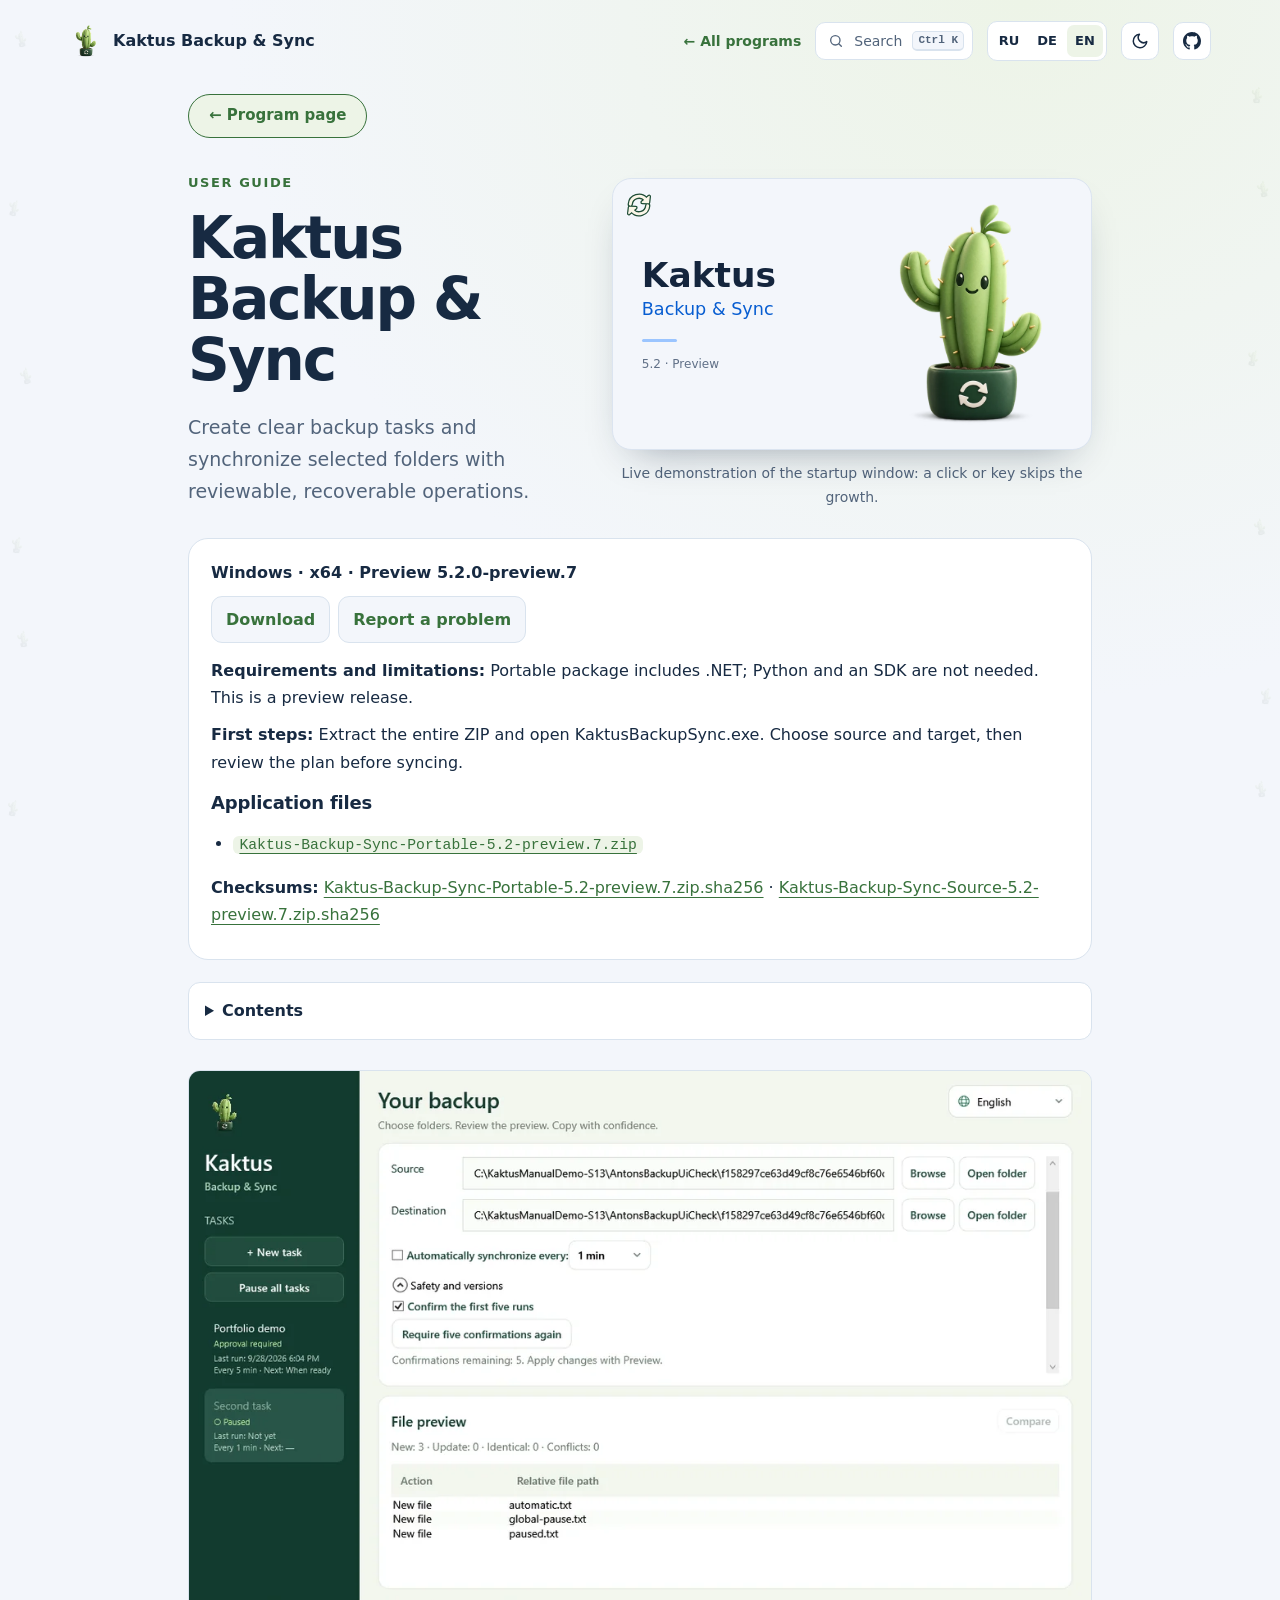
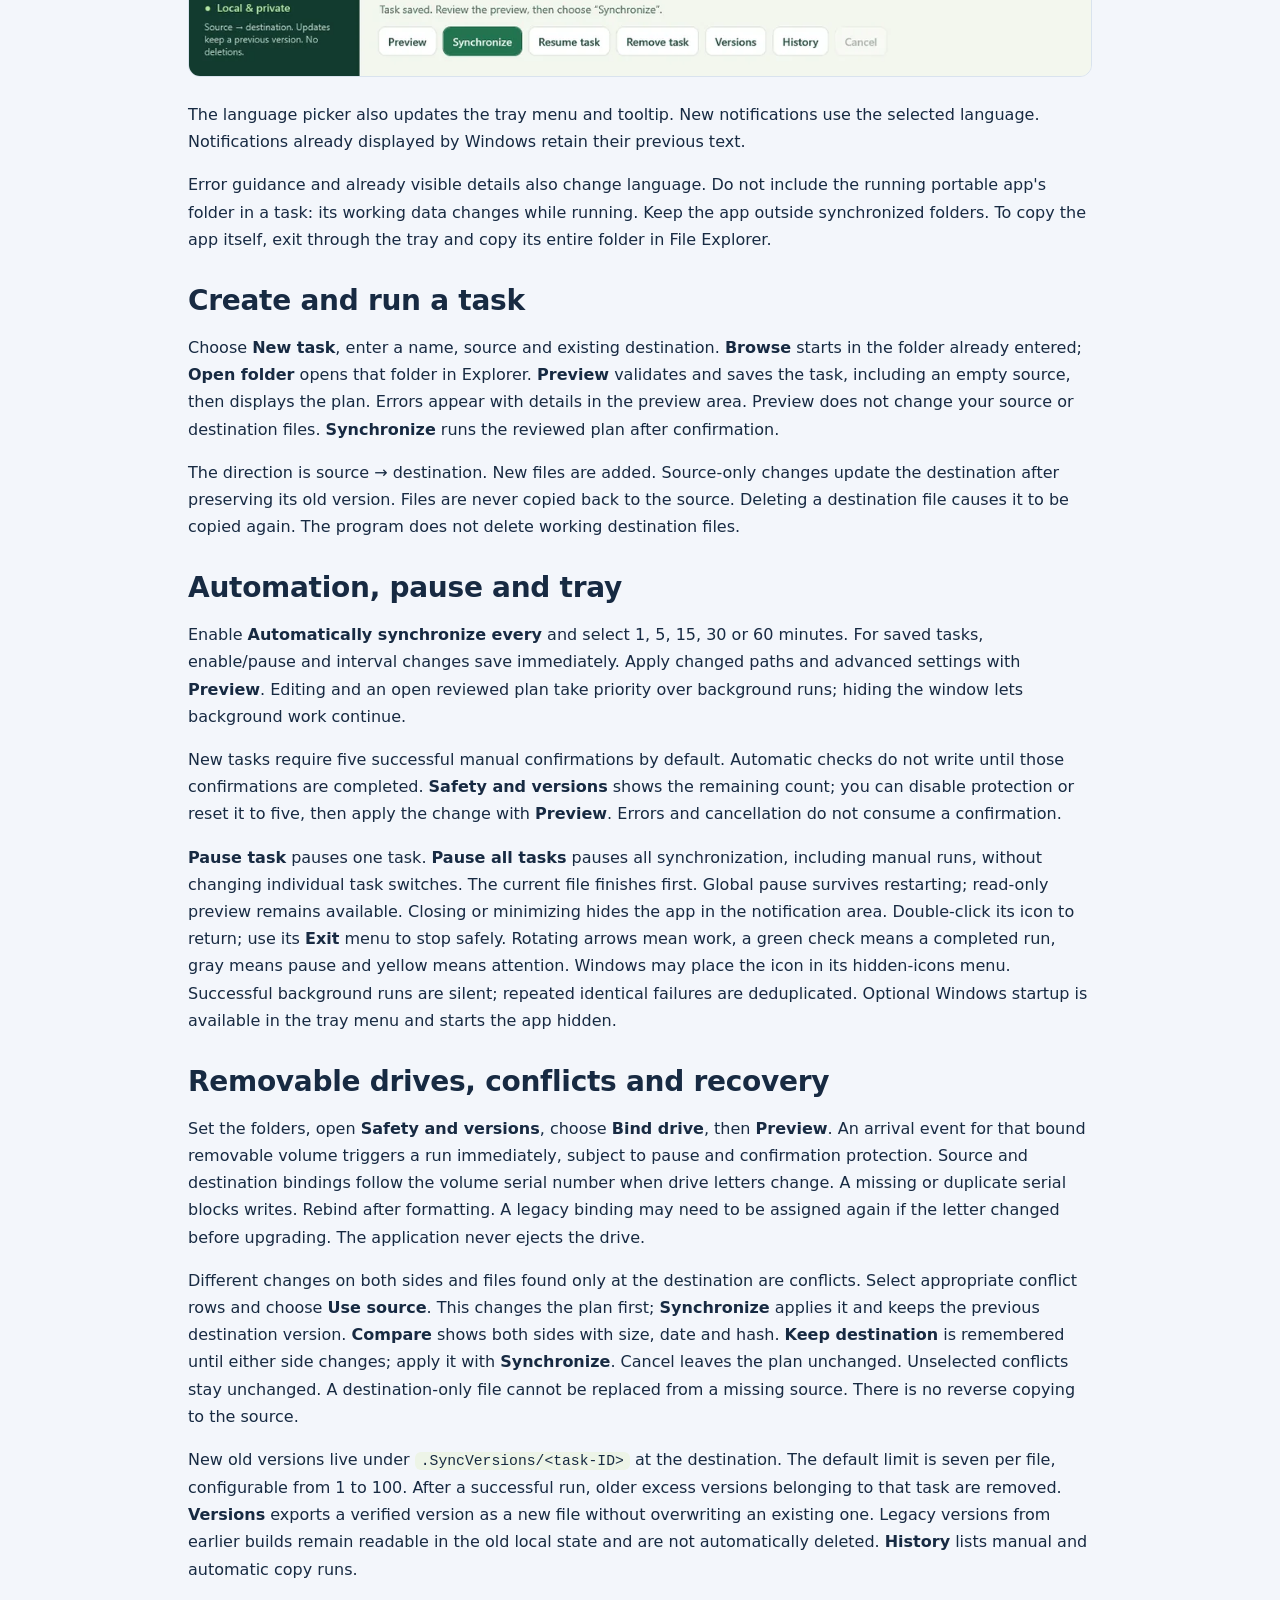
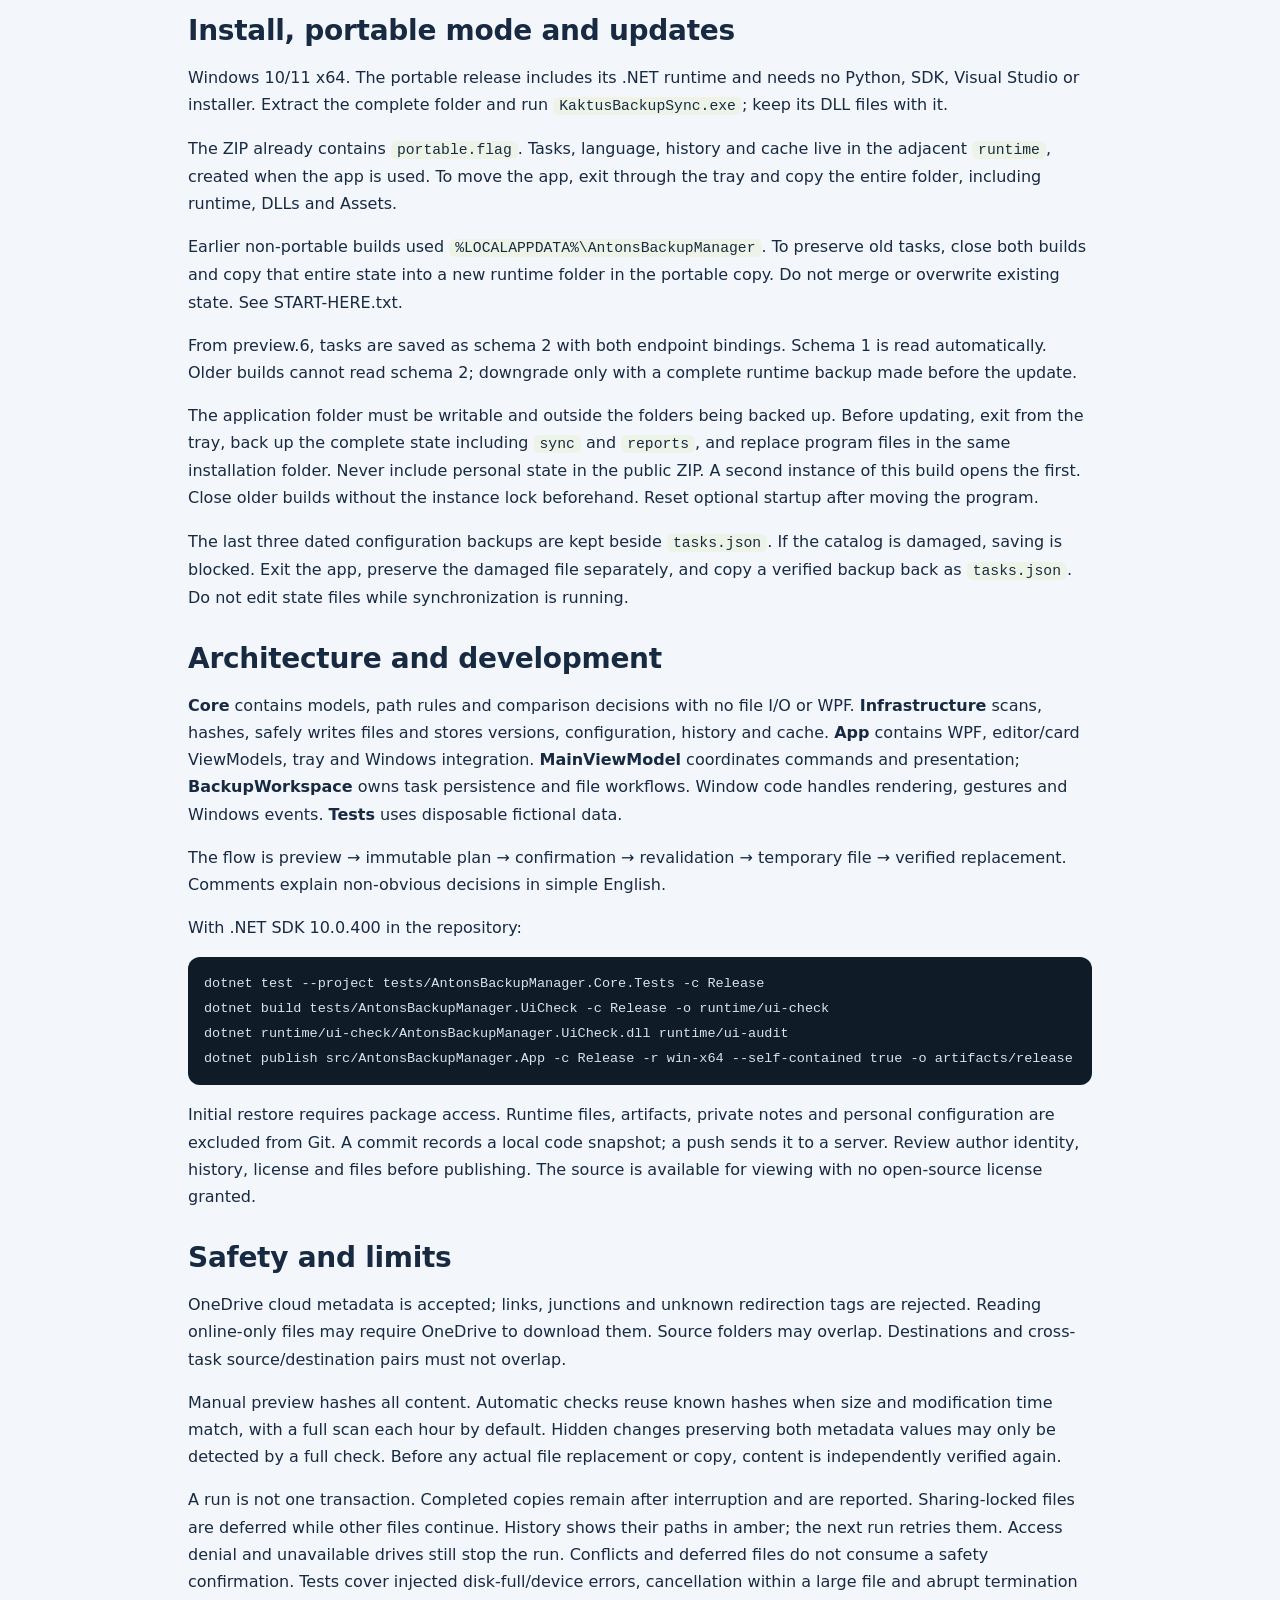
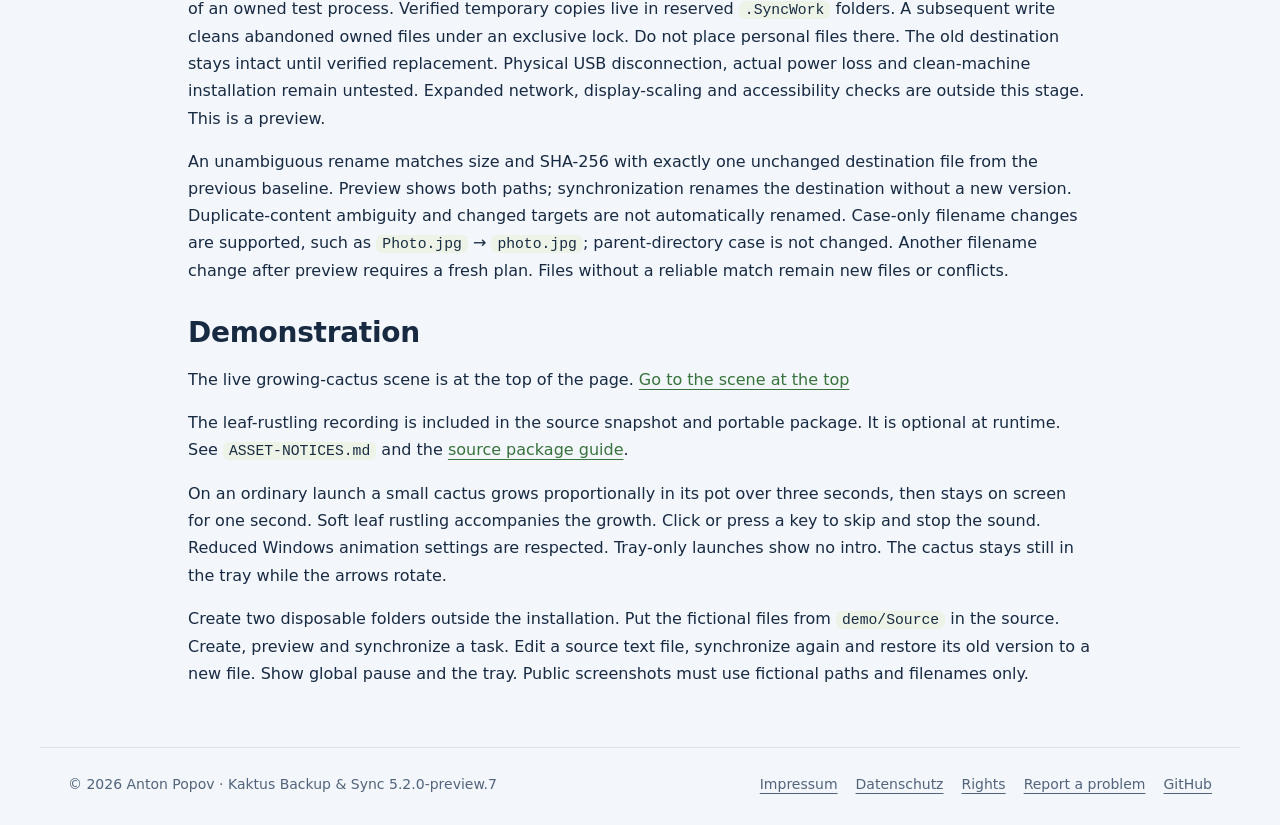
<file: Guide-en.html>
<!doctype html>
<html lang="en"><head><meta charset="utf-8"><meta name="viewport" content="width=device-width,initial-scale=1">
<meta name="description" content="Create clear backup tasks and synchronize selected folders with reviewable, recoverable operations."><title>Kaktus Backup &amp; Sync — User guide</title>
<!-- ppk-head:start -->
<link rel="icon" href="presentation-icon.png">
<script src="assets/kit/kit-theme.js"></script>
<link rel="stylesheet" href="assets/kit/kit.css?v=2026.11.16-1">
<link rel="stylesheet" href="presentation.css?v=26b20818">
<link rel="stylesheet" href="guide-polish.css?v=c82af6e0">
<link rel="stylesheet" href="assets/cactus-demo.css?v=4d1fd68c">
<script src="assets/kit/programs.js?v=2026.11.16-1" defer></script>
<script src="assets/kit/kit.js?v=2026.11.16-1" defer></script>
<!-- ppk-head:end -->
</head>
<body class="ppk-page">
<!-- ppk-header:start -->
<a class="ppk-skip" href="#main">Skip to content</a>
<div class="ppk-nav-wrap" id="ppk-nav-wrap">
<nav class="ppk-nav" aria-label="Main navigation"><a class="ppk-brand" href="index-en.html"><img src="presentation-icon.png" alt="" width="34" height="34"><span>Kaktus Backup &amp; Sync</span></a><span class="ppk-spacer"></span><a class="ppk-back" href="https://popovantondev.github.io/popovantondev/index-en.html">← All programs</a><button class="ppk-search-btn" type="button" data-ppk-open-search aria-label="Search programs"><span>Search</span><kbd>Ctrl K</kbd></button><div class="ppk-langs"><a href="Guide-ru.html" lang="ru" hreflang="ru">RU</a><a href="Guide-de.html" lang="de" hreflang="de">DE</a><a href="Guide-en.html" lang="en" hreflang="en" aria-current="page">EN</a></div><button class="ppk-icon-btn ppk-theme-btn" type="button" data-ppk-theme aria-label="Switch colour scheme"></button><a class="ppk-icon-btn ppk-gh-btn" href="https://github.com/popovantondev/Kaktus-Backup-Sync" aria-label="GitHub"></a></nav>
</div>
<!-- ppk-header:end -->
<main class="ppk-shell ppk-prose guide" id="main">
<!-- ppk-guide-home:start --><p class="guide-home"><a class="guide-home-link" href="index-en.html">← Program page</a></p><!-- ppk-guide-home:end -->
<!-- guide-hero:start --><section class="guide-hero guide-hero-live" id="guide-hero"><p class="guide-kicker">User guide</p><h1>Kaktus Backup &amp; Sync</h1><p class="guide-lead">Create clear backup tasks and synchronize selected folders with reviewable, recoverable operations.</p><!-- cactus-demo:start -->
<div class="cactus-scene">
<p class="cactus-static"><a class="guide-full-image" href="docs/images/manual/startup.png" aria-label="Open the full image"><img src="docs/images/manual/startup.png" alt="Startup screen with the Kaktus mascot." width="600" height="340" decoding="async"></a></p>
<div class="cactus-demo" data-cactus-demo data-start="load" data-image="assets/cactus/mascot.webp" hidden>
<div class="cactus-window" role="group" aria-label="Kaktus Backup &amp; Sync startup window — live demonstration">
<div class="cactus-copy"><div class="cactus-title">Kaktus</div><div class="cactus-sub">Backup &amp; Sync</div><div class="cactus-bar"></div><div class="cactus-ver">5.2 · Preview</div></div>
<div class="cactus-art" tabindex="0" role="img" aria-label="A small cactus grows in its pot. A click or key skips the growth."></div>
<button type="button" class="cactus-replay" aria-label="Grow again" title="Grow again"><svg viewBox="0 0 24 24" width="30" height="30" focusable="false" aria-hidden="true"><path class="cactus-arrow-rim" d="M5.03 11.39A7 7 0 0 1 17.36 7.5M18.97 12.61A7 7 0 0 1 6.64 16.5"/><path class="cactus-arrow-rim cactus-head" d="M20.12 5.19L19.55 10.11L14.6 9.81ZM3.88 18.81L4.45 13.89L9.4 14.19Z"/><path class="cactus-arrow" d="M5.03 11.39A7 7 0 0 1 17.36 7.5M18.97 12.61A7 7 0 0 1 6.64 16.5"/><path class="cactus-arrow cactus-head" d="M20.12 5.19L19.55 10.11L14.6 9.81ZM3.88 18.81L4.45 13.89L9.4 14.19Z"/></svg></button>
</div>
<p class="cactus-note">Live demonstration of the startup window: a click or key skips the growth.</p>
</div>
</div>
<script src="assets/cactus-demo.js?v=7dfcc4bf" defer></script>
<!-- cactus-demo:end --></section><!-- guide-hero:end -->
<!-- public-release:start -->
<section class="topic release-summary" aria-label="First steps">
<p><strong>Windows · x64 · Preview 5.2.0-preview.7</strong></p>
<p class="release-actions"><a class="release-link" href="https://github.com/popovantondev/Kaktus-Backup-Sync/releases/tag/v5.2.0-preview.7">Download</a> <a class="release-link" href="https://github.com/popovantondev/Kaktus-Backup-Sync/issues/new/choose">Report a problem</a></p>
<p><strong>Requirements and limitations:</strong> Portable package includes .NET; Python and an SDK are not needed. This is a preview release.</p>
<p><strong>First steps:</strong> Extract the entire ZIP and open KaktusBackupSync.exe. Choose source and target, then review the plan before syncing.</p>
<h2>Application files</h2>
<ul>
<li><a href="https://github.com/popovantondev/Kaktus-Backup-Sync/releases/download/v5.2.0-preview.7/Kaktus-Backup-Sync-Portable-5.2-preview.7.zip"><code>Kaktus-Backup-Sync-Portable-5.2-preview.7.zip</code></a></li>
</ul>
<p><strong>Checksums:</strong> <a href="https://github.com/popovantondev/Kaktus-Backup-Sync/releases/download/v5.2.0-preview.7/Kaktus-Backup-Sync-Portable-5.2-preview.7.zip.sha256">Kaktus-Backup-Sync-Portable-5.2-preview.7.zip.sha256</a> · <a href="https://github.com/popovantondev/Kaktus-Backup-Sync/releases/download/v5.2.0-preview.7/Kaktus-Backup-Sync-Source-5.2-preview.7.zip.sha256">Kaktus-Backup-Sync-Source-5.2-preview.7.zip.sha256</a></p>
</section>
<!-- public-release:end -->
<!-- guide-polish:start --><aside class="guide-tools"><details><summary>Contents</summary><ol><li><a href="#create-and-run-a-task">Create and run a task</a></li><li><a href="#automation-pause-and-tray">Automation, pause and tray</a></li><li><a href="#removable-drives-conflicts-and-recovery">Removable drives, conflicts and recovery</a></li><li><a href="#install-portable-mode-and-updates">Install, portable mode and updates</a></li><li><a href="#architecture-and-development">Architecture and development</a></li><li><a href="#safety-and-limits">Safety and limits</a></li><li><a href="#demonstration">Demonstration</a></li></ol></details></aside><!-- guide-polish:end -->
<section class="overview">
<p><a class="guide-full-image" href="docs/images/manual/en-main.png" aria-label="Open the full image"><img src="assets/web/en-main.55228363.webp" alt="Main window in English; folder names and files are fictional." width="1164" height="781" loading="lazy" decoding="async" /></a></p>
<p>The language picker also updates the tray menu and tooltip. New notifications
use the selected language. Notifications already displayed by Windows retain
their previous text.</p>
<p>Error guidance and already visible details also change language. Do not include
the running portable app's folder in a task: its working data changes while running.
Keep the app outside synchronized folders. To copy the app itself, exit through
the tray and copy its entire folder in File Explorer.</p>
</section><section class="topic"><h2 id="create-and-run-a-task">Create and run a task</h2>
<p>Choose <strong>New task</strong>, enter a name, source and existing destination. <strong>Browse</strong>
starts in the folder already entered; <strong>Open folder</strong> opens that folder in Explorer.
<strong>Preview</strong> validates and saves the task, including an empty source, then displays
the plan. Errors appear with details in the preview area. Preview does not change
your source or destination files. <strong>Synchronize</strong> runs the reviewed plan after confirmation.</p>
<p>The direction is source → destination. New files are added. Source-only changes
update the destination after preserving its old version. Files are never copied
back to the source. Deleting a destination file causes it to be copied again.
The program does not delete working destination files.</p>
</section><section class="topic"><h2 id="automation-pause-and-tray">Automation, pause and tray</h2>
<p>Enable <strong>Automatically synchronize every</strong> and select 1, 5, 15, 30 or 60 minutes.
For saved tasks, enable/pause and interval changes save immediately. Apply changed
paths and advanced settings with <strong>Preview</strong>. Editing and an open reviewed plan
take priority over background runs; hiding the window lets background work continue.</p>
<p>New tasks require five successful manual confirmations by default. Automatic
checks do not write until those confirmations are completed. <strong>Safety and versions</strong>
shows the remaining count; you can disable protection or reset it to five, then
apply the change with <strong>Preview</strong>. Errors and cancellation do not consume a confirmation.</p>
<p><strong>Pause task</strong> pauses one task. <strong>Pause all tasks</strong> pauses all synchronization,
including manual runs, without changing individual task switches. The current
file finishes first. Global pause survives restarting; read-only preview remains
available. Closing or minimizing hides the app in the notification area. Double-click
its icon to return; use its <strong>Exit</strong> menu to stop safely. Rotating arrows mean work,
a green check means a completed run, gray means pause and yellow means attention.
Windows may place the icon in its hidden-icons menu. Successful background runs
are silent; repeated identical failures are deduplicated. Optional Windows startup
is available in the tray menu and starts the app hidden.</p>
</section><section class="topic"><h2 id="removable-drives-conflicts-and-recovery">Removable drives, conflicts and recovery</h2>
<p>Set the folders, open <strong>Safety and versions</strong>, choose <strong>Bind drive</strong>, then <strong>Preview</strong>.
An arrival event for that bound removable volume triggers a run immediately, subject
to pause and confirmation protection. Source and destination bindings follow the
volume serial number when drive letters change. A missing or duplicate serial
blocks writes. Rebind after formatting. A legacy binding may need to be assigned
again if the letter changed before upgrading. The application never ejects the drive.</p>
<p>Different changes on both sides and files found only at the destination are
conflicts. Select appropriate conflict rows and choose <strong>Use source</strong>. This changes
the plan first; <strong>Synchronize</strong> applies it and keeps the previous destination version.
<strong>Compare</strong> shows both sides with size, date and hash. <strong>Keep destination</strong> is
remembered until either side changes; apply it with <strong>Synchronize</strong>. Cancel leaves
the plan unchanged. Unselected conflicts stay unchanged. A destination-only file cannot be replaced
from a missing source. There is no reverse copying to the source.</p>
<p>New old versions live under <code>.SyncVersions/&lt;task-ID&gt;</code> at the destination. The
default limit is seven per file, configurable from 1 to 100. After a successful run,
older excess versions belonging to that task are removed. <strong>Versions</strong> exports a
verified version as a new file without overwriting an existing one. Legacy versions
from earlier builds remain readable in the old local state and are not automatically
deleted. <strong>History</strong> lists manual and automatic copy runs.</p>
</section><section class="topic"><h2 id="install-portable-mode-and-updates">Install, portable mode and updates</h2>
<p>Windows 10/11 x64. The portable release includes its .NET runtime and needs no
Python, SDK, Visual Studio or installer. Extract the complete
folder and run <code>KaktusBackupSync.exe</code>; keep its DLL files with it.</p>
<p>The ZIP already contains <code>portable.flag</code>. Tasks, language, history and cache live
in the adjacent <code>runtime</code>, created when the app is used. To move the app, exit
through the tray and copy the entire folder, including runtime, DLLs and Assets.</p>
<p>Earlier non-portable builds used <code>%LOCALAPPDATA%\AntonsBackupManager</code>. To preserve
old tasks, close both builds and copy that entire state into a new runtime folder
in the portable copy. Do not merge or overwrite existing state. See START-HERE.txt.</p>
<p>From preview.6, tasks are saved as schema 2 with both endpoint bindings. Schema 1
is read automatically. Older builds cannot read schema 2; downgrade only with a
complete runtime backup made before the update.</p>
<p>The application folder must be writable and
outside the folders being backed up. Before updating, exit from the tray, back up
the complete state including <code>sync</code> and <code>reports</code>, and replace program files in
the same installation folder. Never include personal state in the public ZIP.
A second instance of this build opens the first. Close older builds without the
instance lock beforehand. Reset optional startup after moving the program.</p>
<p>The last three dated configuration backups are kept beside <code>tasks.json</code>. If the
catalog is damaged, saving is blocked. Exit the app, preserve the damaged file
separately, and copy a verified backup back as <code>tasks.json</code>. Do not edit state files
while synchronization is running.</p>
</section><section class="topic"><h2 id="architecture-and-development">Architecture and development</h2>
<p><strong>Core</strong> contains models, path rules and comparison decisions with no file I/O or
WPF. <strong>Infrastructure</strong> scans, hashes, safely writes files and stores versions,
configuration, history and cache. <strong>App</strong> contains WPF, editor/card ViewModels, tray
and Windows integration. <strong>MainViewModel</strong> coordinates commands and presentation;
<strong>BackupWorkspace</strong> owns task persistence and file workflows. Window code handles
rendering, gestures and Windows events. <strong>Tests</strong> uses disposable fictional data.</p>
<p>The flow is preview → immutable plan → confirmation → revalidation → temporary
file → verified replacement. Comments explain non-obvious decisions in simple English.</p>
<p>With .NET SDK 10.0.400 in the repository:</p>
<pre><code class="language-powershell">dotnet test --project tests/AntonsBackupManager.Core.Tests -c Release
dotnet build tests/AntonsBackupManager.UiCheck -c Release -o runtime/ui-check
dotnet runtime/ui-check/AntonsBackupManager.UiCheck.dll runtime/ui-audit
dotnet publish src/AntonsBackupManager.App -c Release -r win-x64 --self-contained true -o artifacts/release
</code></pre>
<p>Initial restore requires package access. Runtime files, artifacts, private notes
and personal configuration are excluded from Git. A commit records a local code
snapshot; a push sends it to a server. Review author identity, history, license and
files before publishing. The source is available for viewing with no open-source
license granted.</p>
</section><section class="topic"><h2 id="safety-and-limits">Safety and limits</h2>
<p>OneDrive cloud metadata is accepted; links, junctions and unknown redirection tags
are rejected. Reading online-only files may require OneDrive to download them.
Source folders may overlap. Destinations and cross-task source/destination pairs
must not overlap.</p>
<p>Manual preview hashes all content. Automatic checks reuse known hashes when size
and modification time match, with a full scan each hour by default. Hidden changes
preserving both metadata values may only be detected by a full check. Before any
actual file replacement or copy, content is independently verified again.</p>
<p>A run is not one transaction. Completed copies remain after interruption and are
reported. Sharing-locked files are deferred while other files continue. History
shows their paths in amber; the next run retries them. Access denial and unavailable
drives still stop the run. Conflicts and deferred files do not consume a safety
confirmation. Tests cover injected disk-full/device errors, cancellation within a
large file and abrupt termination of an owned test process. Verified temporary
copies live in reserved <code>.SyncWork</code> folders. A subsequent write cleans abandoned
owned files under an exclusive lock. Do not place personal files there. The old
destination stays intact until verified replacement. Physical USB disconnection,
actual power loss and clean-machine installation remain untested. Expanded network,
display-scaling and accessibility checks are outside this stage. This is a preview.</p>
<p>An unambiguous rename matches size and SHA-256 with exactly one unchanged destination
file from the previous baseline. Preview shows both paths; synchronization renames
the destination without a new version. Duplicate-content ambiguity and changed
targets are not automatically renamed. Case-only filename changes are supported,
such as <code>Photo.jpg</code> → <code>photo.jpg</code>; parent-directory case is not changed. Another
filename change after preview requires a fresh plan. Files without a reliable match
remain new files or conflicts.</p>
</section><section class="topic"><h2 id="demonstration">Demonstration</h2>
<!-- cactus-top:start --><p class="cactus-top">The live growing-cactus scene is at the top of the page. <a href="#guide-hero">Go to the scene at the top</a></p><!-- cactus-top:end -->
<p>The leaf-rustling recording is included in the source snapshot and
portable package. It is optional at runtime. See <code>ASSET-NOTICES.md</code> and the
<a href="https://github.com/popovantondev/Kaktus-Backup-Sync/blob/main/docs/SOURCE-PACKAGE.md">source package guide</a>.</p>
<p>On an ordinary launch a small cactus grows proportionally in its pot over three seconds, then
stays on screen for one second. Soft leaf rustling accompanies the growth.
Click or press a key to skip and stop the sound. Reduced Windows
animation settings are respected. Tray-only
launches show no intro. The cactus stays still in the tray while the arrows rotate.</p>
<p>Create two disposable folders outside the installation. Put the fictional files
from <code>demo/Source</code> in the source. Create, preview and synchronize a task. Edit a source
text file, synchronize again and restore its old version to a new file. Show global
pause and the tray. Public screenshots must use fictional paths and filenames only.</p>
</section>
</main>
<!-- ppk-footer:start -->
<footer class="ppk-footer">
<span>© 2026 Anton Popov · Kaktus Backup &amp; Sync 5.2.0-preview.7</span>
<nav aria-label="Legal"><a href="https://popovantondev.github.io/popovantondev/impressum.html">Impressum</a><a href="https://popovantondev.github.io/popovantondev/datenschutz.html">Datenschutz</a><a href="https://github.com/popovantondev/Kaktus-Backup-Sync/blob/main/RIGHTS.md">Rights</a><a href="https://github.com/popovantondev/Kaktus-Backup-Sync/issues/new/choose">Report a problem</a><a href="https://github.com/popovantondev/Kaktus-Backup-Sync">GitHub</a></nav>
</footer>
<!-- ppk-footer:end -->
</body></html>
</file>
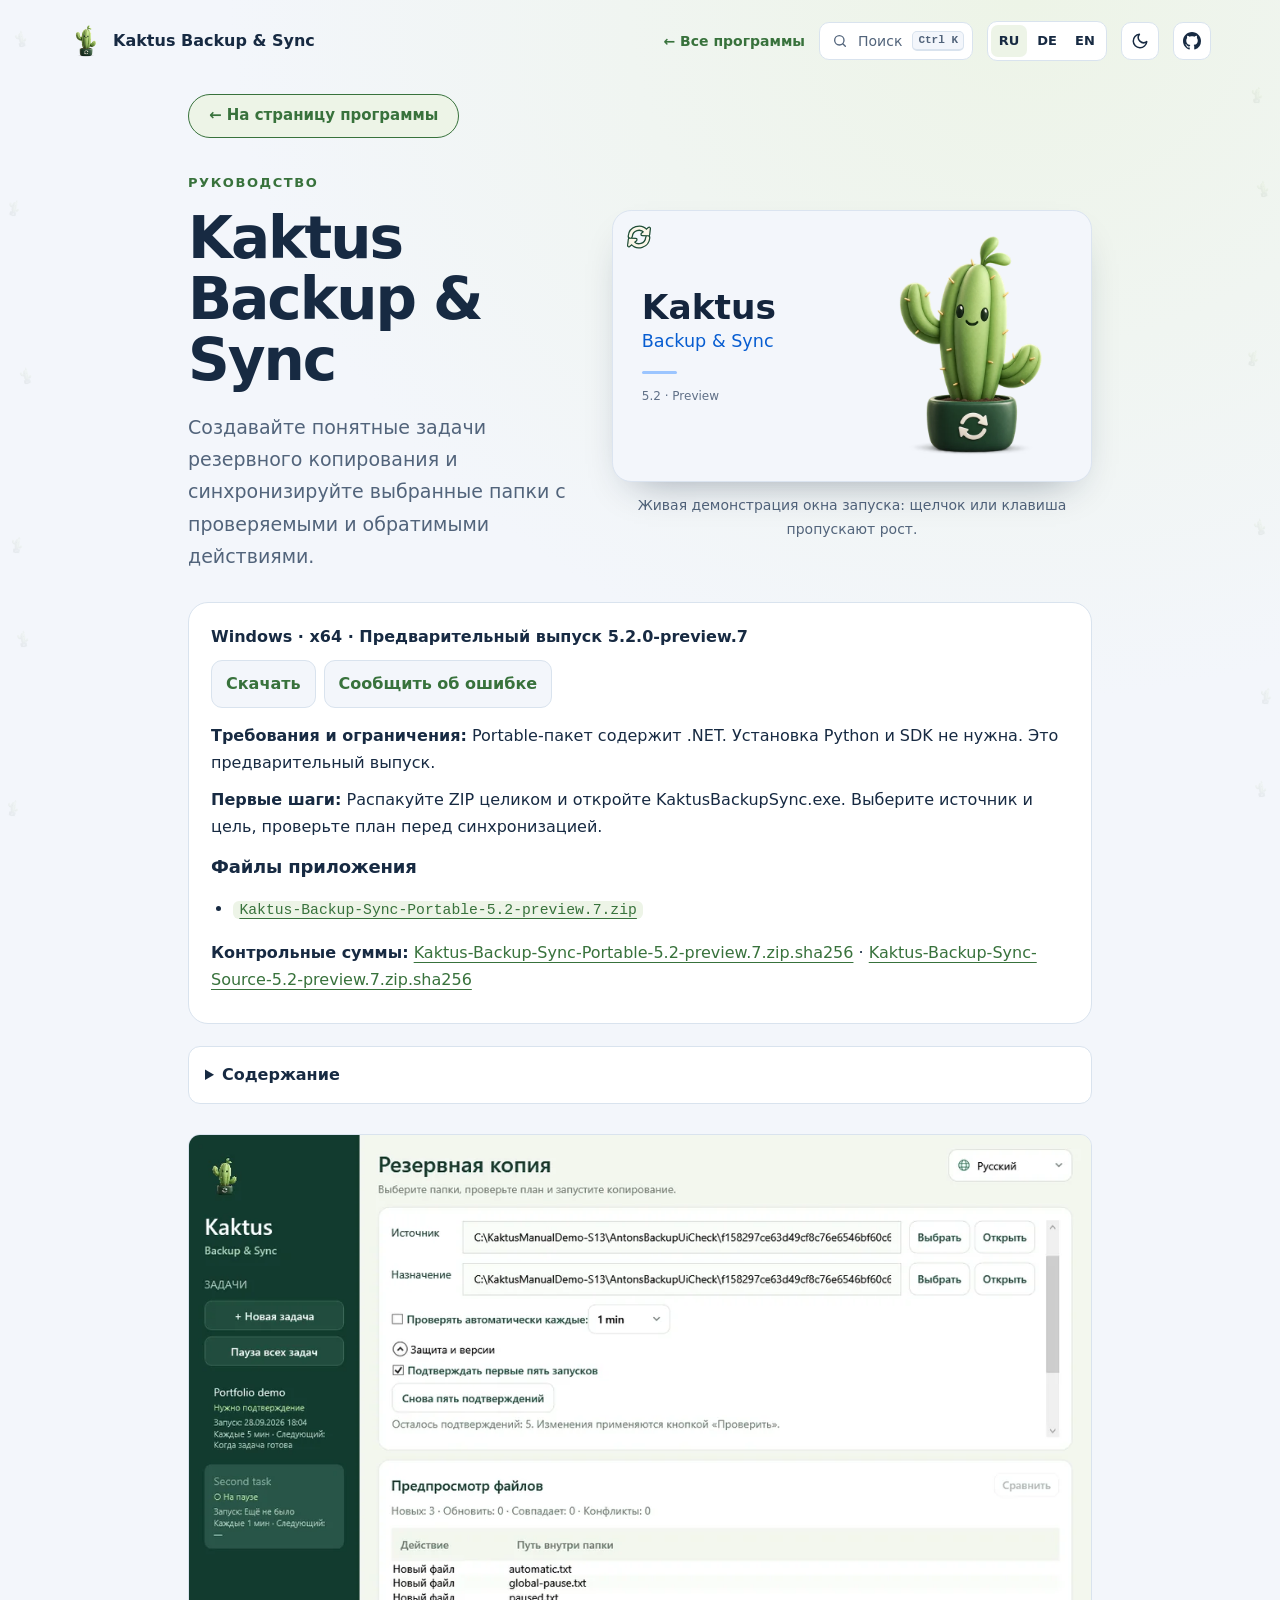
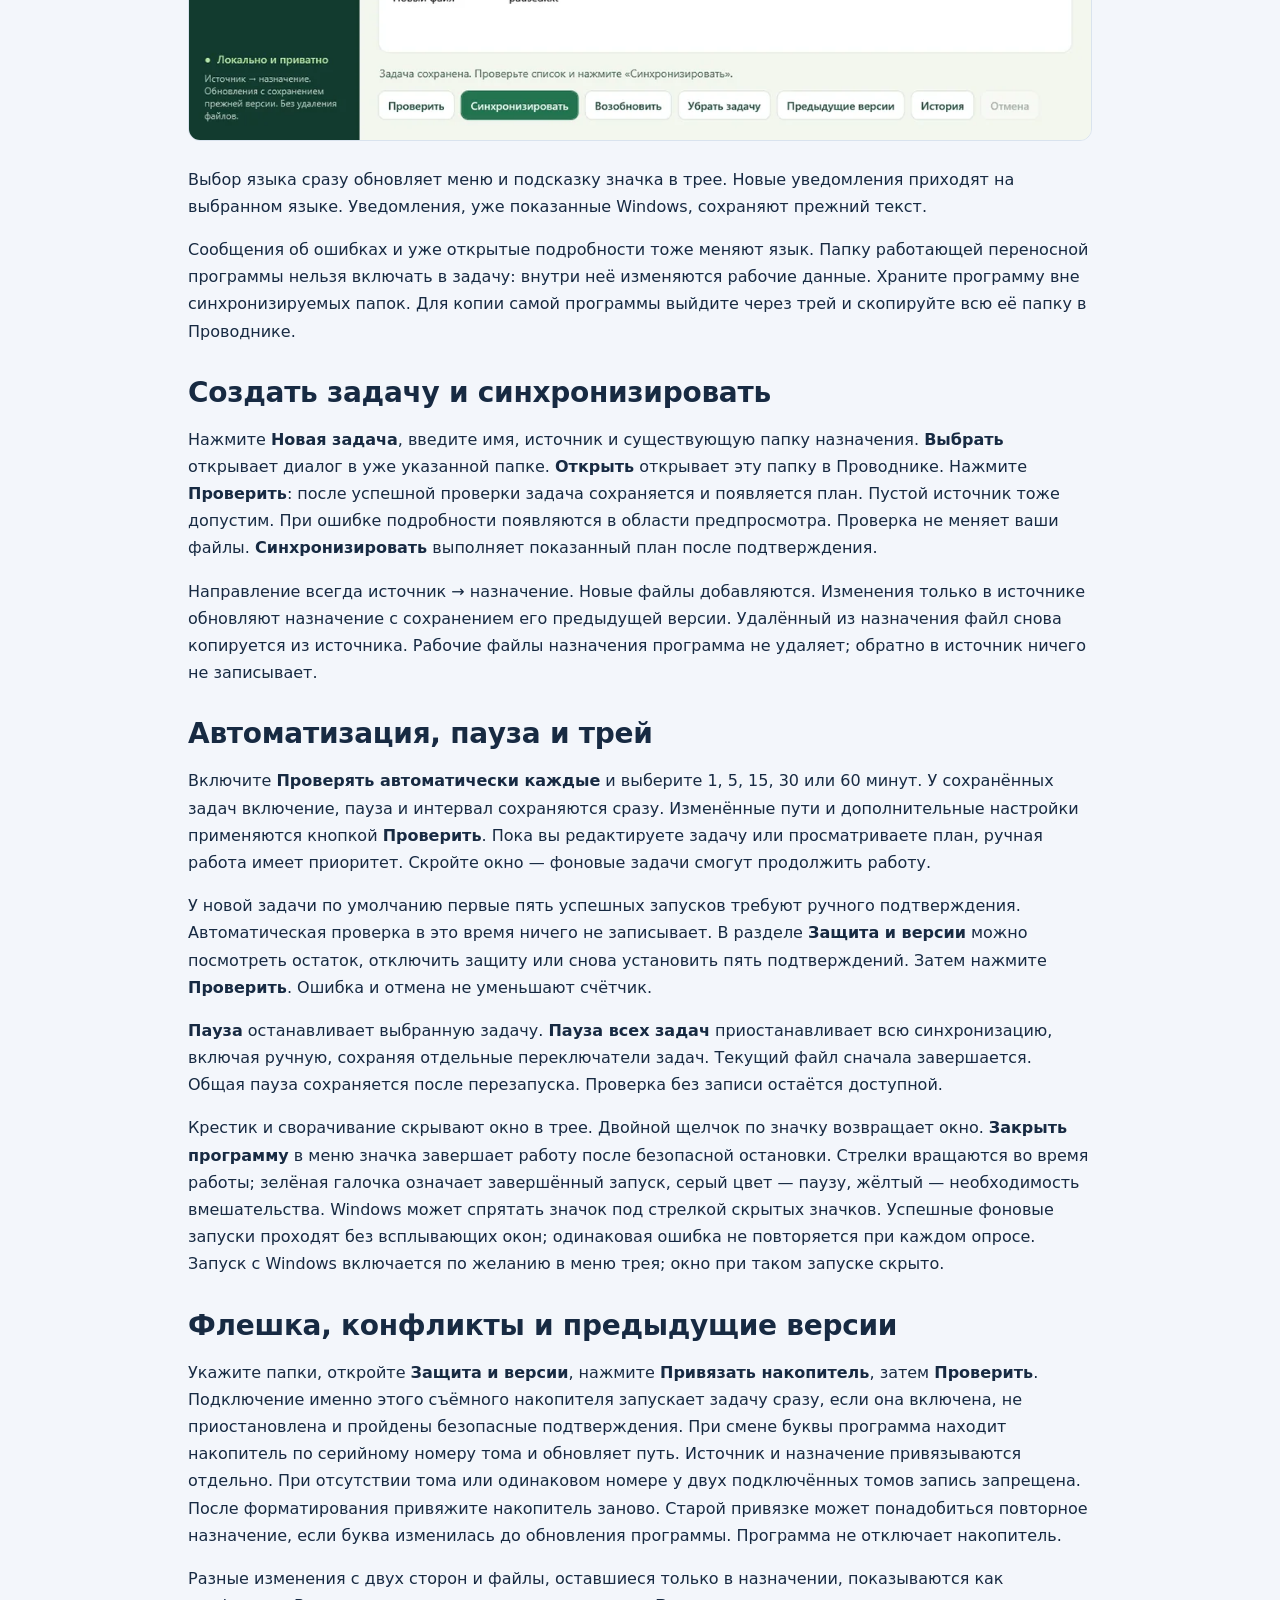
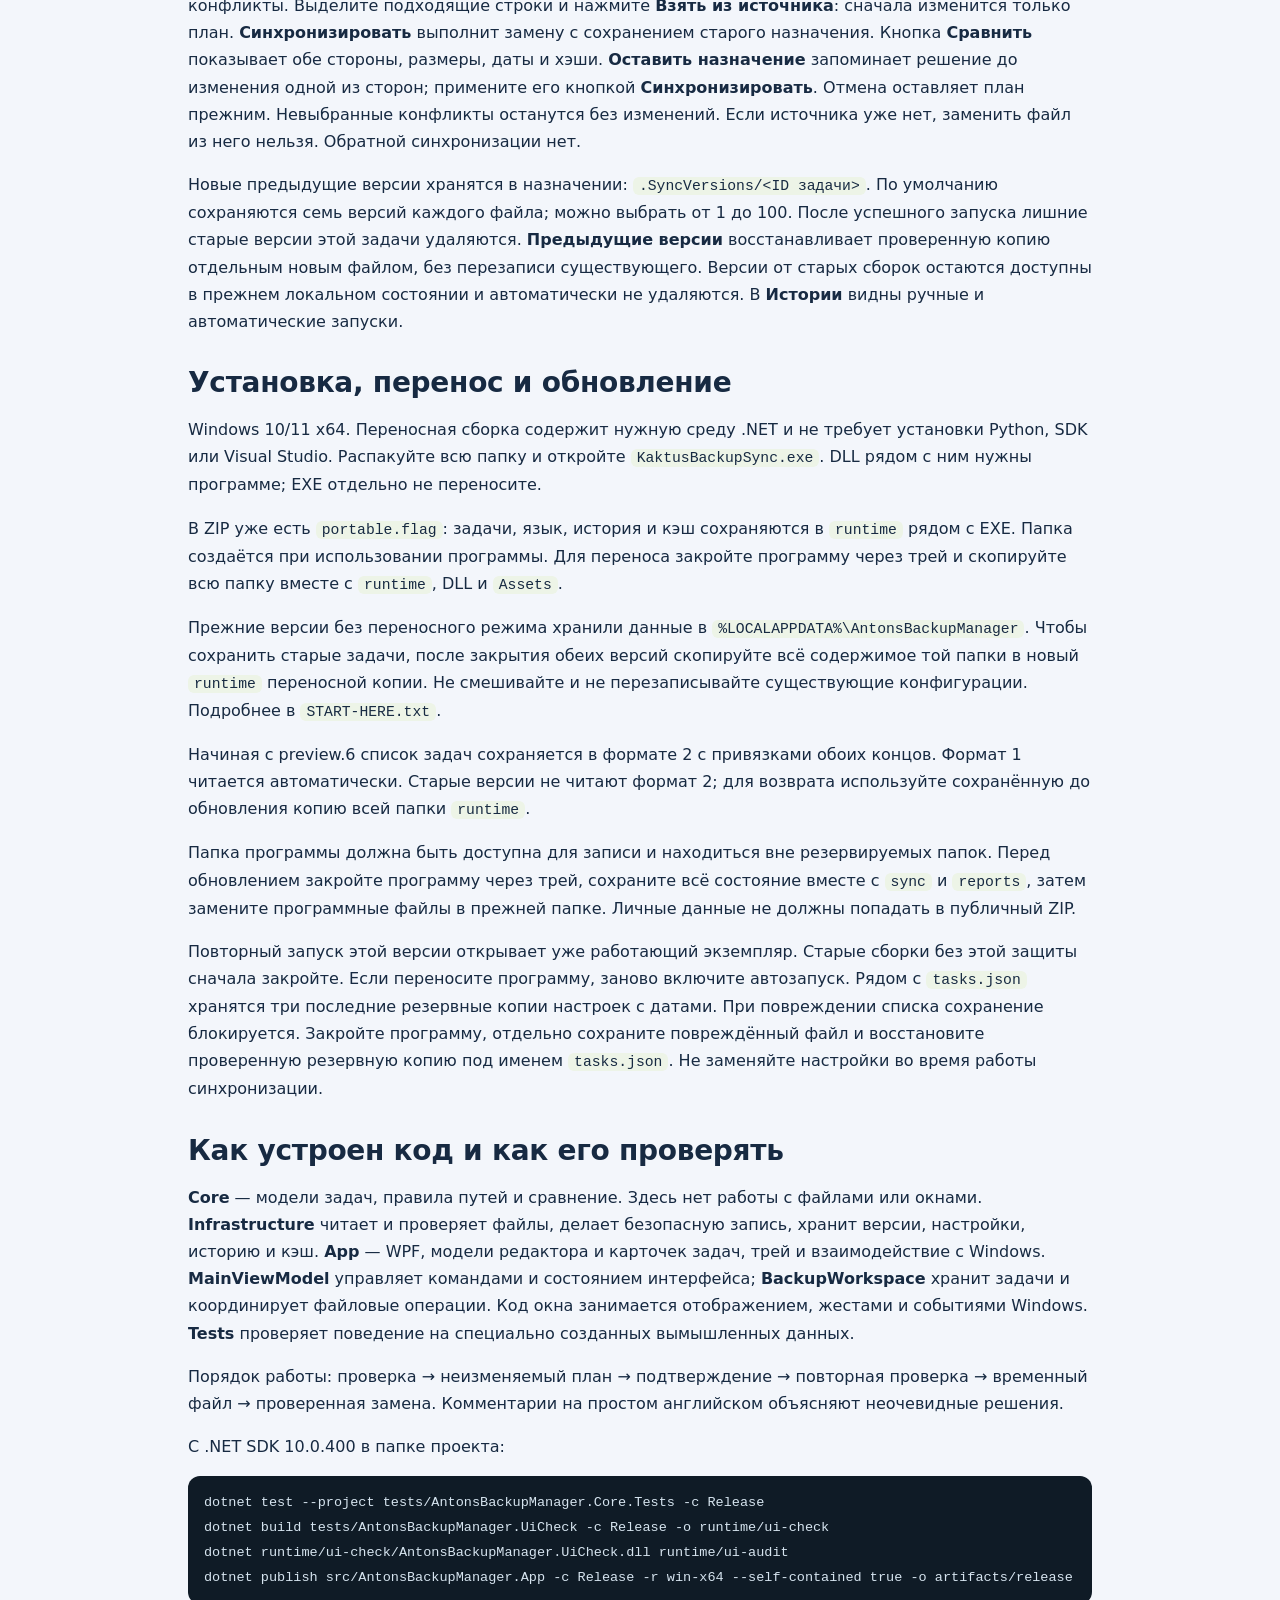
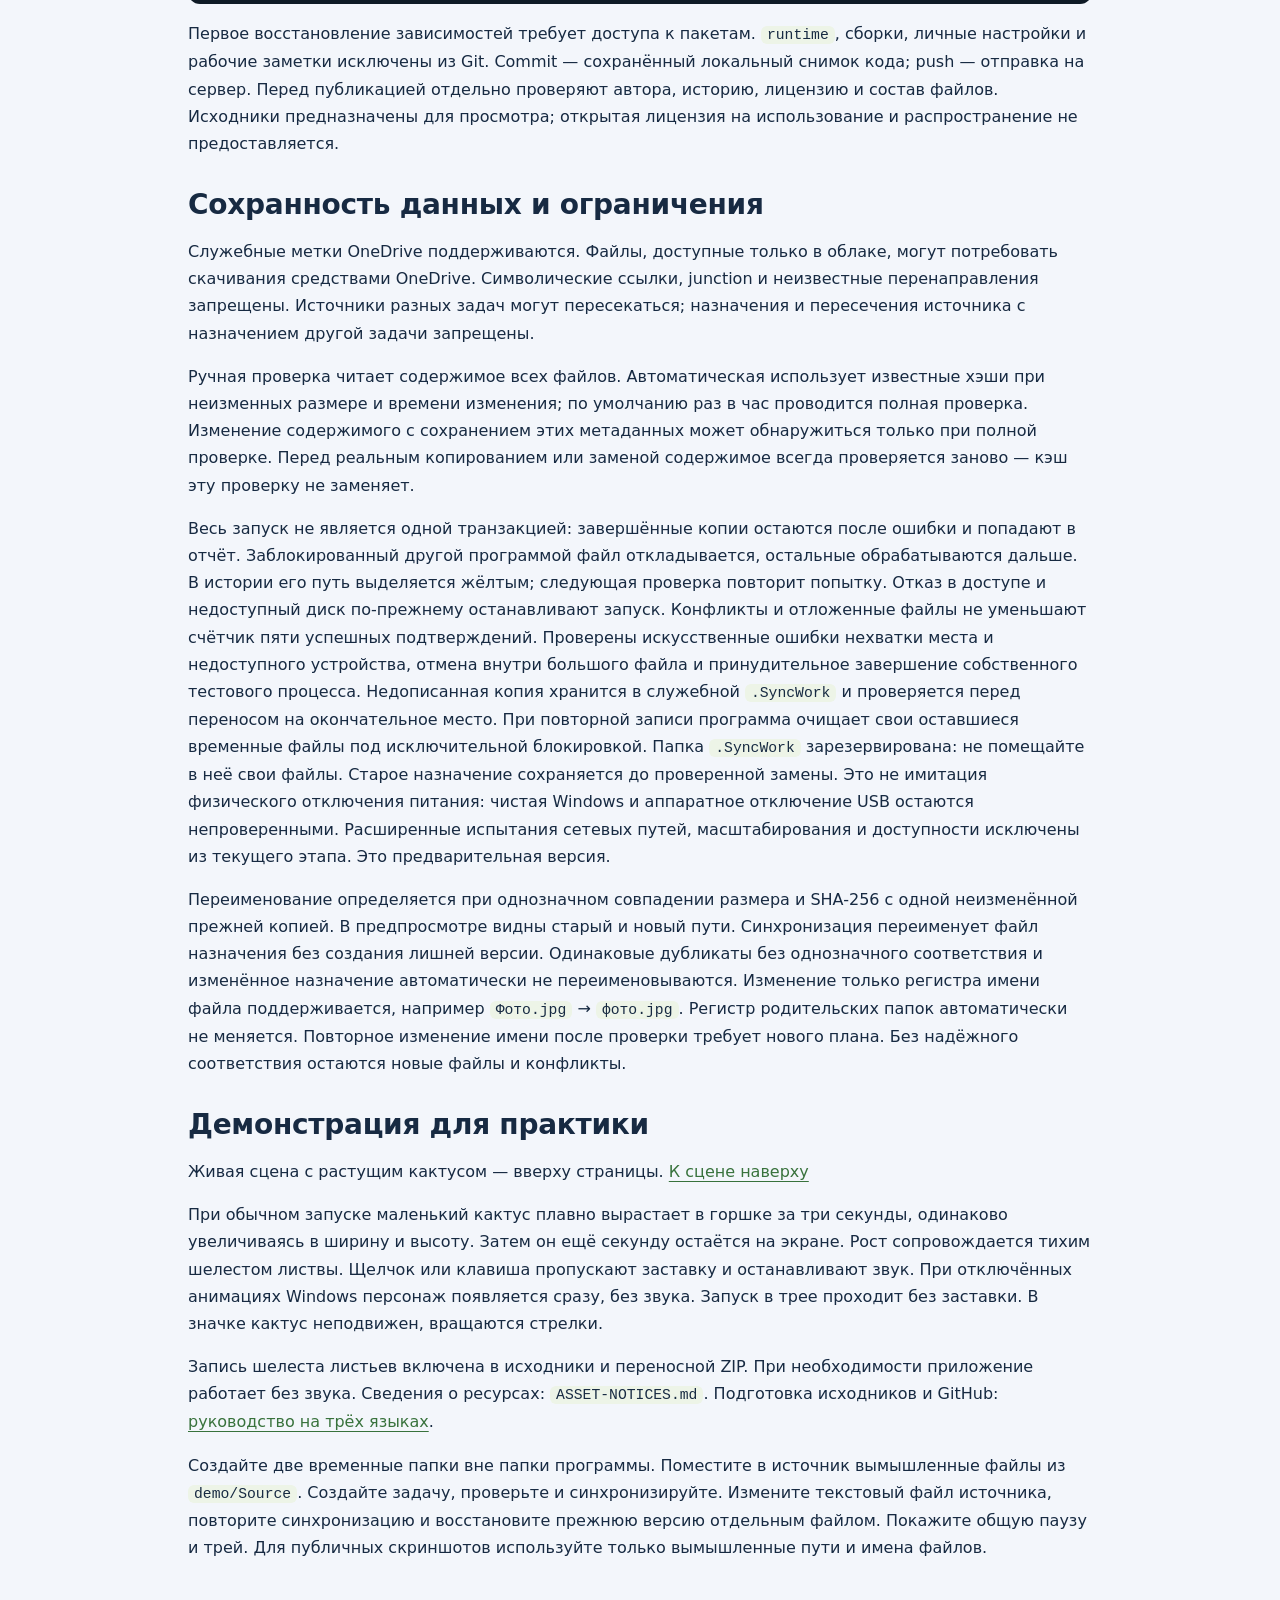
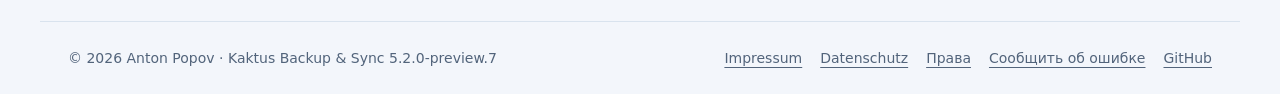
<file: Guide-ru.html>
<!doctype html>
<html lang="ru"><head><meta charset="utf-8"><meta name="viewport" content="width=device-width,initial-scale=1">
<meta name="description" content="Создавайте понятные задачи резервного копирования и синхронизируйте выбранные папки с проверяемыми и обратимыми действиями."><title>Kaktus Backup &amp; Sync — Руководство</title>
<!-- ppk-head:start -->
<link rel="icon" href="presentation-icon.png">
<script src="assets/kit/kit-theme.js"></script>
<link rel="stylesheet" href="assets/kit/kit.css?v=2026.11.16-1">
<link rel="stylesheet" href="presentation.css?v=26b20818">
<link rel="stylesheet" href="guide-polish.css?v=c82af6e0">
<link rel="stylesheet" href="assets/cactus-demo.css?v=4d1fd68c">
<script src="assets/kit/programs.js?v=2026.11.16-1" defer></script>
<script src="assets/kit/kit.js?v=2026.11.16-1" defer></script>
<!-- ppk-head:end -->
</head>
<body class="ppk-page">
<!-- ppk-header:start -->
<a class="ppk-skip" href="#main">К содержимому</a>
<div class="ppk-nav-wrap" id="ppk-nav-wrap">
<nav class="ppk-nav" aria-label="Основная навигация"><a class="ppk-brand" href="index-ru.html"><img src="presentation-icon.png" alt="" width="34" height="34"><span>Kaktus Backup &amp; Sync</span></a><span class="ppk-spacer"></span><a class="ppk-back" href="https://popovantondev.github.io/popovantondev/index-ru.html">← Все программы</a><button class="ppk-search-btn" type="button" data-ppk-open-search aria-label="Поиск по программам"><span>Поиск</span><kbd>Ctrl K</kbd></button><div class="ppk-langs"><a href="Guide-ru.html" lang="ru" hreflang="ru" aria-current="page">RU</a><a href="Guide-de.html" lang="de" hreflang="de">DE</a><a href="Guide-en.html" lang="en" hreflang="en">EN</a></div><button class="ppk-icon-btn ppk-theme-btn" type="button" data-ppk-theme aria-label="Сменить тему"></button><a class="ppk-icon-btn ppk-gh-btn" href="https://github.com/popovantondev/Kaktus-Backup-Sync" aria-label="GitHub"></a></nav>
</div>
<!-- ppk-header:end -->
<main class="ppk-shell ppk-prose guide" id="main">
<!-- ppk-guide-home:start --><p class="guide-home"><a class="guide-home-link" href="index-ru.html">← На страницу программы</a></p><!-- ppk-guide-home:end -->
<!-- guide-hero:start --><section class="guide-hero guide-hero-live" id="guide-hero"><p class="guide-kicker">Руководство</p><h1>Kaktus Backup &amp; Sync</h1><p class="guide-lead">Создавайте понятные задачи резервного копирования и синхронизируйте выбранные папки с проверяемыми и обратимыми действиями.</p><!-- cactus-demo:start -->
<div class="cactus-scene">
<p class="cactus-static"><a class="guide-full-image" href="docs/images/manual/startup.png" aria-label="Открыть изображение целиком"><img src="docs/images/manual/startup.png" alt="Окно запуска с утверждённым маскотом Kaktus." width="600" height="340" decoding="async"></a></p>
<div class="cactus-demo" data-cactus-demo data-start="load" data-image="assets/cactus/mascot.webp" hidden>
<div class="cactus-window" role="group" aria-label="Окно запуска Kaktus Backup &amp; Sync — живая демонстрация">
<div class="cactus-copy"><div class="cactus-title">Kaktus</div><div class="cactus-sub">Backup &amp; Sync</div><div class="cactus-bar"></div><div class="cactus-ver">5.2 · Preview</div></div>
<div class="cactus-art" tabindex="0" role="img" aria-label="Маленький кактус вырастает в горшке. Щелчок или клавиша пропускают рост."></div>
<button type="button" class="cactus-replay" aria-label="Вырастить ещё раз" title="Вырастить ещё раз"><svg viewBox="0 0 24 24" width="30" height="30" focusable="false" aria-hidden="true"><path class="cactus-arrow-rim" d="M5.03 11.39A7 7 0 0 1 17.36 7.5M18.97 12.61A7 7 0 0 1 6.64 16.5"/><path class="cactus-arrow-rim cactus-head" d="M20.12 5.19L19.55 10.11L14.6 9.81ZM3.88 18.81L4.45 13.89L9.4 14.19Z"/><path class="cactus-arrow" d="M5.03 11.39A7 7 0 0 1 17.36 7.5M18.97 12.61A7 7 0 0 1 6.64 16.5"/><path class="cactus-arrow cactus-head" d="M20.12 5.19L19.55 10.11L14.6 9.81ZM3.88 18.81L4.45 13.89L9.4 14.19Z"/></svg></button>
</div>
<p class="cactus-note">Живая демонстрация окна запуска: щелчок или клавиша пропускают рост.</p>
</div>
</div>
<script src="assets/cactus-demo.js?v=7dfcc4bf" defer></script>
<!-- cactus-demo:end --></section><!-- guide-hero:end -->
<!-- public-release:start -->
<section class="topic release-summary" aria-label="Первые шаги">
<p><strong>Windows · x64 · Предварительный выпуск 5.2.0-preview.7</strong></p>
<p class="release-actions"><a class="release-link" href="https://github.com/popovantondev/Kaktus-Backup-Sync/releases/tag/v5.2.0-preview.7">Скачать</a> <a class="release-link" href="https://github.com/popovantondev/Kaktus-Backup-Sync/issues/new/choose">Сообщить об ошибке</a></p>
<p><strong>Требования и ограничения:</strong> Portable-пакет содержит .NET. Установка Python и SDK не нужна. Это предварительный выпуск.</p>
<p><strong>Первые шаги:</strong> Распакуйте ZIP целиком и откройте KaktusBackupSync.exe. Выберите источник и цель, проверьте план перед синхронизацией.</p>
<h2>Файлы приложения</h2>
<ul>
<li><a href="https://github.com/popovantondev/Kaktus-Backup-Sync/releases/download/v5.2.0-preview.7/Kaktus-Backup-Sync-Portable-5.2-preview.7.zip"><code>Kaktus-Backup-Sync-Portable-5.2-preview.7.zip</code></a></li>
</ul>
<p><strong>Контрольные суммы:</strong> <a href="https://github.com/popovantondev/Kaktus-Backup-Sync/releases/download/v5.2.0-preview.7/Kaktus-Backup-Sync-Portable-5.2-preview.7.zip.sha256">Kaktus-Backup-Sync-Portable-5.2-preview.7.zip.sha256</a> · <a href="https://github.com/popovantondev/Kaktus-Backup-Sync/releases/download/v5.2.0-preview.7/Kaktus-Backup-Sync-Source-5.2-preview.7.zip.sha256">Kaktus-Backup-Sync-Source-5.2-preview.7.zip.sha256</a></p>
</section>
<!-- public-release:end -->
<!-- guide-polish:start --><aside class="guide-tools"><details><summary>Содержание</summary><ol><li><a href="#section">Создать задачу и синхронизировать</a></li><li><a href="#section-1">Автоматизация, пауза и трей</a></li><li><a href="#section-2">Флешка, конфликты и предыдущие версии</a></li><li><a href="#section-3">Установка, перенос и обновление</a></li><li><a href="#section-4">Как устроен код и как его проверять</a></li><li><a href="#section-5">Сохранность данных и ограничения</a></li><li><a href="#section-6">Демонстрация для практики</a></li></ol></details></aside><!-- guide-polish:end -->
<section class="overview">
<p><a class="guide-full-image" href="docs/images/manual/ru-main.png" aria-label="Открыть изображение целиком"><img src="assets/web/ru-main.4d1709fe.webp" alt="Главное окно на русском; имена папок и файлов вымышлены." width="1164" height="781" loading="lazy" decoding="async" /></a></p>
<p>Выбор языка сразу обновляет меню и подсказку значка в трее. Новые уведомления
приходят на выбранном языке. Уведомления, уже показанные Windows, сохраняют
прежний текст.</p>
<p>Сообщения об ошибках и уже открытые подробности тоже меняют язык. Папку работающей
переносной программы нельзя включать в задачу: внутри неё изменяются рабочие данные.
Храните программу вне синхронизируемых папок. Для копии самой программы выйдите
через трей и скопируйте всю её папку в Проводнике.</p>
</section><section class="topic"><h2 id="section">Создать задачу и синхронизировать</h2>
<p>Нажмите <strong>Новая задача</strong>, введите имя, источник и существующую папку назначения.
<strong>Выбрать</strong> открывает диалог в уже указанной папке. <strong>Открыть</strong> открывает эту папку
в Проводнике. Нажмите <strong>Проверить</strong>: после успешной проверки задача сохраняется и
появляется план. Пустой источник тоже допустим. При ошибке подробности появляются
в области предпросмотра. Проверка не меняет ваши файлы. <strong>Синхронизировать</strong> выполняет
показанный план после подтверждения.</p>
<p>Направление всегда источник → назначение. Новые файлы добавляются. Изменения только
в источнике обновляют назначение с сохранением его предыдущей версии. Удалённый из
назначения файл снова копируется из источника. Рабочие файлы назначения программа
не удаляет; обратно в источник ничего не записывает.</p>
</section><section class="topic"><h2 id="section-1">Автоматизация, пауза и трей</h2>
<p>Включите <strong>Проверять автоматически каждые</strong> и выберите 1, 5, 15, 30 или 60 минут.
У сохранённых задач включение, пауза и интервал сохраняются сразу. Изменённые пути
и дополнительные настройки применяются кнопкой <strong>Проверить</strong>. Пока вы редактируете
задачу или просматриваете план, ручная работа имеет приоритет. Скройте окно — фоновые
задачи смогут продолжить работу.</p>
<p>У новой задачи по умолчанию первые пять успешных запусков требуют ручного
подтверждения. Автоматическая проверка в это время ничего не записывает. В разделе
<strong>Защита и версии</strong> можно посмотреть остаток, отключить защиту или снова установить
пять подтверждений. Затем нажмите <strong>Проверить</strong>. Ошибка и отмена не уменьшают счётчик.</p>
<p><strong>Пауза</strong> останавливает выбранную задачу. <strong>Пауза всех задач</strong> приостанавливает всю
синхронизацию, включая ручную, сохраняя отдельные переключатели задач. Текущий файл
сначала завершается. Общая пауза сохраняется после перезапуска. Проверка без записи
остаётся доступной.</p>
<p>Крестик и сворачивание скрывают окно в трее. Двойной щелчок по значку возвращает
окно. <strong>Закрыть программу</strong> в меню значка завершает работу после безопасной остановки.
Стрелки вращаются во время работы; зелёная галочка означает завершённый запуск,
серый цвет — паузу, жёлтый — необходимость вмешательства. Windows может спрятать
значок под стрелкой скрытых значков. Успешные фоновые запуски проходят без всплывающих
окон; одинаковая ошибка не повторяется при каждом опросе. Запуск с Windows включается
по желанию в меню трея; окно при таком запуске скрыто.</p>
</section><section class="topic"><h2 id="section-2">Флешка, конфликты и предыдущие версии</h2>
<p>Укажите папки, откройте <strong>Защита и версии</strong>, нажмите <strong>Привязать накопитель</strong>, затем
<strong>Проверить</strong>. Подключение именно этого съёмного накопителя запускает задачу сразу,
если она включена, не приостановлена и пройдены безопасные подтверждения. При смене
буквы программа находит накопитель по серийному номеру тома и обновляет путь.
Источник и назначение привязываются отдельно. При отсутствии тома или одинаковом
номере у двух подключённых томов запись запрещена. После форматирования привяжите
накопитель заново. Старой привязке может понадобиться повторное назначение, если
буква изменилась до обновления программы. Программа не отключает накопитель.</p>
<p>Разные изменения с двух сторон и файлы, оставшиеся только в назначении, показываются
как конфликты. Выделите подходящие строки и нажмите <strong>Взять из источника</strong>: сначала
изменится только план. <strong>Синхронизировать</strong> выполнит замену с сохранением старого
назначения. Кнопка <strong>Сравнить</strong> показывает обе стороны, размеры, даты и хэши. <strong>Оставить назначение</strong>
запоминает решение до изменения одной из сторон; примените его кнопкой
<strong>Синхронизировать</strong>. Отмена оставляет план прежним. Невыбранные конфликты останутся без изменений. Если источника уже нет,
заменить файл из него нельзя. Обратной синхронизации нет.</p>
<p>Новые предыдущие версии хранятся в назначении: <code>.SyncVersions/&lt;ID задачи&gt;</code>.
По умолчанию сохраняются семь версий каждого файла; можно выбрать от 1 до 100.
После успешного запуска лишние старые версии этой задачи удаляются. <strong>Предыдущие
версии</strong> восстанавливает проверенную копию отдельным новым файлом, без перезаписи
существующего. Версии от старых сборок остаются доступны в прежнем локальном состоянии
и автоматически не удаляются. В <strong>Истории</strong> видны ручные и автоматические запуски.</p>
</section><section class="topic"><h2 id="section-3">Установка, перенос и обновление</h2>
<p>Windows 10/11 x64. Переносная сборка содержит нужную среду .NET и не требует
установки Python, SDK или Visual Studio. Распакуйте всю папку и откройте
<code>KaktusBackupSync.exe</code>. DLL рядом с ним нужны программе; EXE отдельно не переносите.</p>
<p>В ZIP уже есть <code>portable.flag</code>: задачи, язык, история и кэш сохраняются в <code>runtime</code>
рядом с EXE. Папка создаётся при использовании программы. Для переноса закройте
программу через трей и скопируйте всю папку вместе с <code>runtime</code>, DLL и <code>Assets</code>.</p>
<p>Прежние версии без переносного режима хранили данные в
<code>%LOCALAPPDATA%\AntonsBackupManager</code>. Чтобы сохранить старые задачи, после закрытия
обеих версий скопируйте всё содержимое той папки в новый <code>runtime</code> переносной копии.
Не смешивайте и не перезаписывайте существующие конфигурации. Подробнее в <code>START-HERE.txt</code>.</p>
<p>Начиная с preview.6 список задач сохраняется в формате 2 с привязками обоих концов.
Формат 1 читается автоматически. Старые версии не читают формат 2; для возврата
используйте сохранённую до обновления копию всей папки <code>runtime</code>.</p>
<p>Папка программы должна быть доступна для записи
и находиться вне резервируемых папок. Перед обновлением закройте программу через
трей, сохраните всё состояние вместе с <code>sync</code> и <code>reports</code>, затем замените программные
файлы в прежней папке. Личные данные не должны попадать в публичный ZIP.</p>
<p>Повторный запуск этой версии открывает уже работающий экземпляр. Старые сборки без
этой защиты сначала закройте. Если переносите программу, заново включите автозапуск.
Рядом с <code>tasks.json</code> хранятся три последние резервные копии настроек с датами.
При повреждении списка сохранение блокируется. Закройте программу, отдельно сохраните
повреждённый файл и восстановите проверенную резервную копию под именем <code>tasks.json</code>.
Не заменяйте настройки во время работы синхронизации.</p>
</section><section class="topic"><h2 id="section-4">Как устроен код и как его проверять</h2>
<p><strong>Core</strong> — модели задач, правила путей и сравнение. Здесь нет работы с файлами или
окнами. <strong>Infrastructure</strong> читает и проверяет файлы, делает безопасную запись,
хранит версии, настройки, историю и кэш. <strong>App</strong> — WPF, модели редактора и карточек
задач, трей и взаимодействие с Windows. <strong>MainViewModel</strong> управляет командами и
состоянием интерфейса; <strong>BackupWorkspace</strong> хранит задачи и координирует файловые
операции. Код окна занимается отображением, жестами и событиями Windows.
<strong>Tests</strong> проверяет поведение на специально созданных вымышленных данных.</p>
<p>Порядок работы: проверка → неизменяемый план → подтверждение → повторная проверка →
временный файл → проверенная замена. Комментарии на простом английском объясняют
неочевидные решения.</p>
<p>С .NET SDK 10.0.400 в папке проекта:</p>
<pre><code class="language-powershell">dotnet test --project tests/AntonsBackupManager.Core.Tests -c Release
dotnet build tests/AntonsBackupManager.UiCheck -c Release -o runtime/ui-check
dotnet runtime/ui-check/AntonsBackupManager.UiCheck.dll runtime/ui-audit
dotnet publish src/AntonsBackupManager.App -c Release -r win-x64 --self-contained true -o artifacts/release
</code></pre>
<p>Первое восстановление зависимостей требует доступа к пакетам. <code>runtime</code>, сборки,
личные настройки и рабочие заметки исключены из Git. Commit — сохранённый локальный
снимок кода; push — отправка на сервер. Перед публикацией отдельно проверяют автора,
историю, лицензию и состав файлов. Исходники предназначены для просмотра; открытая
лицензия на использование и распространение не предоставляется.</p>
</section><section class="topic"><h2 id="section-5">Сохранность данных и ограничения</h2>
<p>Служебные метки OneDrive поддерживаются. Файлы, доступные только в облаке, могут
потребовать скачивания средствами OneDrive. Символические ссылки, junction и
неизвестные перенаправления запрещены. Источники разных задач могут пересекаться;
назначения и пересечения источника с назначением другой задачи запрещены.</p>
<p>Ручная проверка читает содержимое всех файлов. Автоматическая использует известные
хэши при неизменных размере и времени изменения; по умолчанию раз в час проводится
полная проверка. Изменение содержимого с сохранением этих метаданных может обнаружиться
только при полной проверке. Перед реальным копированием или заменой содержимое всегда
проверяется заново — кэш эту проверку не заменяет.</p>
<p>Весь запуск не является одной транзакцией: завершённые копии остаются после ошибки
и попадают в отчёт. Заблокированный другой программой файл откладывается, остальные
обрабатываются дальше. В истории его путь выделяется жёлтым; следующая проверка
повторит попытку. Отказ в доступе и недоступный диск по-прежнему останавливают запуск.
Конфликты и отложенные файлы не уменьшают счётчик пяти успешных подтверждений.
Проверены искусственные ошибки нехватки места и недоступного устройства, отмена
внутри большого файла и принудительное завершение собственного тестового процесса.
Недописанная копия хранится в служебной <code>.SyncWork</code> и проверяется перед переносом
на окончательное место. При повторной записи программа очищает свои оставшиеся
временные файлы под исключительной блокировкой. Папка <code>.SyncWork</code> зарезервирована:
не помещайте в неё свои файлы. Старое назначение сохраняется до проверенной замены.
Это не имитация физического отключения питания: чистая Windows и аппаратное
отключение USB остаются непроверенными. Расширенные испытания сетевых путей,
масштабирования и доступности исключены из текущего этапа. Это предварительная версия.</p>
<p>Переименование определяется при однозначном совпадении размера и SHA-256 с одной
неизменённой прежней копией. В предпросмотре видны старый и новый пути. Синхронизация
переименует файл назначения без создания лишней версии. Одинаковые дубликаты без
однозначного соответствия и изменённое назначение автоматически не переименовываются.
Изменение только регистра имени файла поддерживается, например <code>Фото.jpg</code> → <code>фото.jpg</code>.
Регистр родительских папок автоматически не меняется. Повторное изменение имени
после проверки требует нового плана. Без надёжного соответствия остаются новые файлы
и конфликты.</p>
</section><section class="topic"><h2 id="section-6">Демонстрация для практики</h2>
<!-- cactus-top:start --><p class="cactus-top">Живая сцена с растущим кактусом — вверху страницы. <a href="#guide-hero">К сцене наверху</a></p><!-- cactus-top:end -->
<p>При обычном запуске маленький кактус плавно вырастает в горшке за три секунды,
одинаково увеличиваясь в ширину и высоту. Затем он ещё секунду остаётся на экране.
Рост сопровождается тихим шелестом листвы. Щелчок или клавиша пропускают
заставку и останавливают звук. При отключённых анимациях Windows персонаж появляется сразу, без звука.
Запуск в трее проходит без заставки. В значке кактус неподвижен, вращаются стрелки.</p>
<p>Запись шелеста листьев включена в исходники и переносной ZIP.
При необходимости приложение работает без звука. Сведения о ресурсах:
<code>ASSET-NOTICES.md</code>. Подготовка исходников и GitHub:
<a href="https://github.com/popovantondev/Kaktus-Backup-Sync/blob/main/docs/SOURCE-PACKAGE.md">руководство на трёх языках</a>.</p>
<p>Создайте две временные папки вне папки программы. Поместите в источник вымышленные
файлы из <code>demo/Source</code>. Создайте задачу, проверьте и синхронизируйте. Измените текстовый
файл источника, повторите синхронизацию и восстановите прежнюю версию отдельным файлом.
Покажите общую паузу и трей. Для публичных скриншотов используйте только вымышленные
пути и имена файлов.</p>
</section>
</main>
<!-- ppk-footer:start -->
<footer class="ppk-footer">
<span>© 2026 Anton Popov · Kaktus Backup &amp; Sync 5.2.0-preview.7</span>
<nav aria-label="Правовая информация"><a href="https://popovantondev.github.io/popovantondev/impressum.html">Impressum</a><a href="https://popovantondev.github.io/popovantondev/datenschutz.html">Datenschutz</a><a href="https://github.com/popovantondev/Kaktus-Backup-Sync/blob/main/RIGHTS.md">Права</a><a href="https://github.com/popovantondev/Kaktus-Backup-Sync/issues/new/choose">Сообщить об ошибке</a><a href="https://github.com/popovantondev/Kaktus-Backup-Sync">GitHub</a></nav>
</footer>
<!-- ppk-footer:end -->
</body></html>
</file>
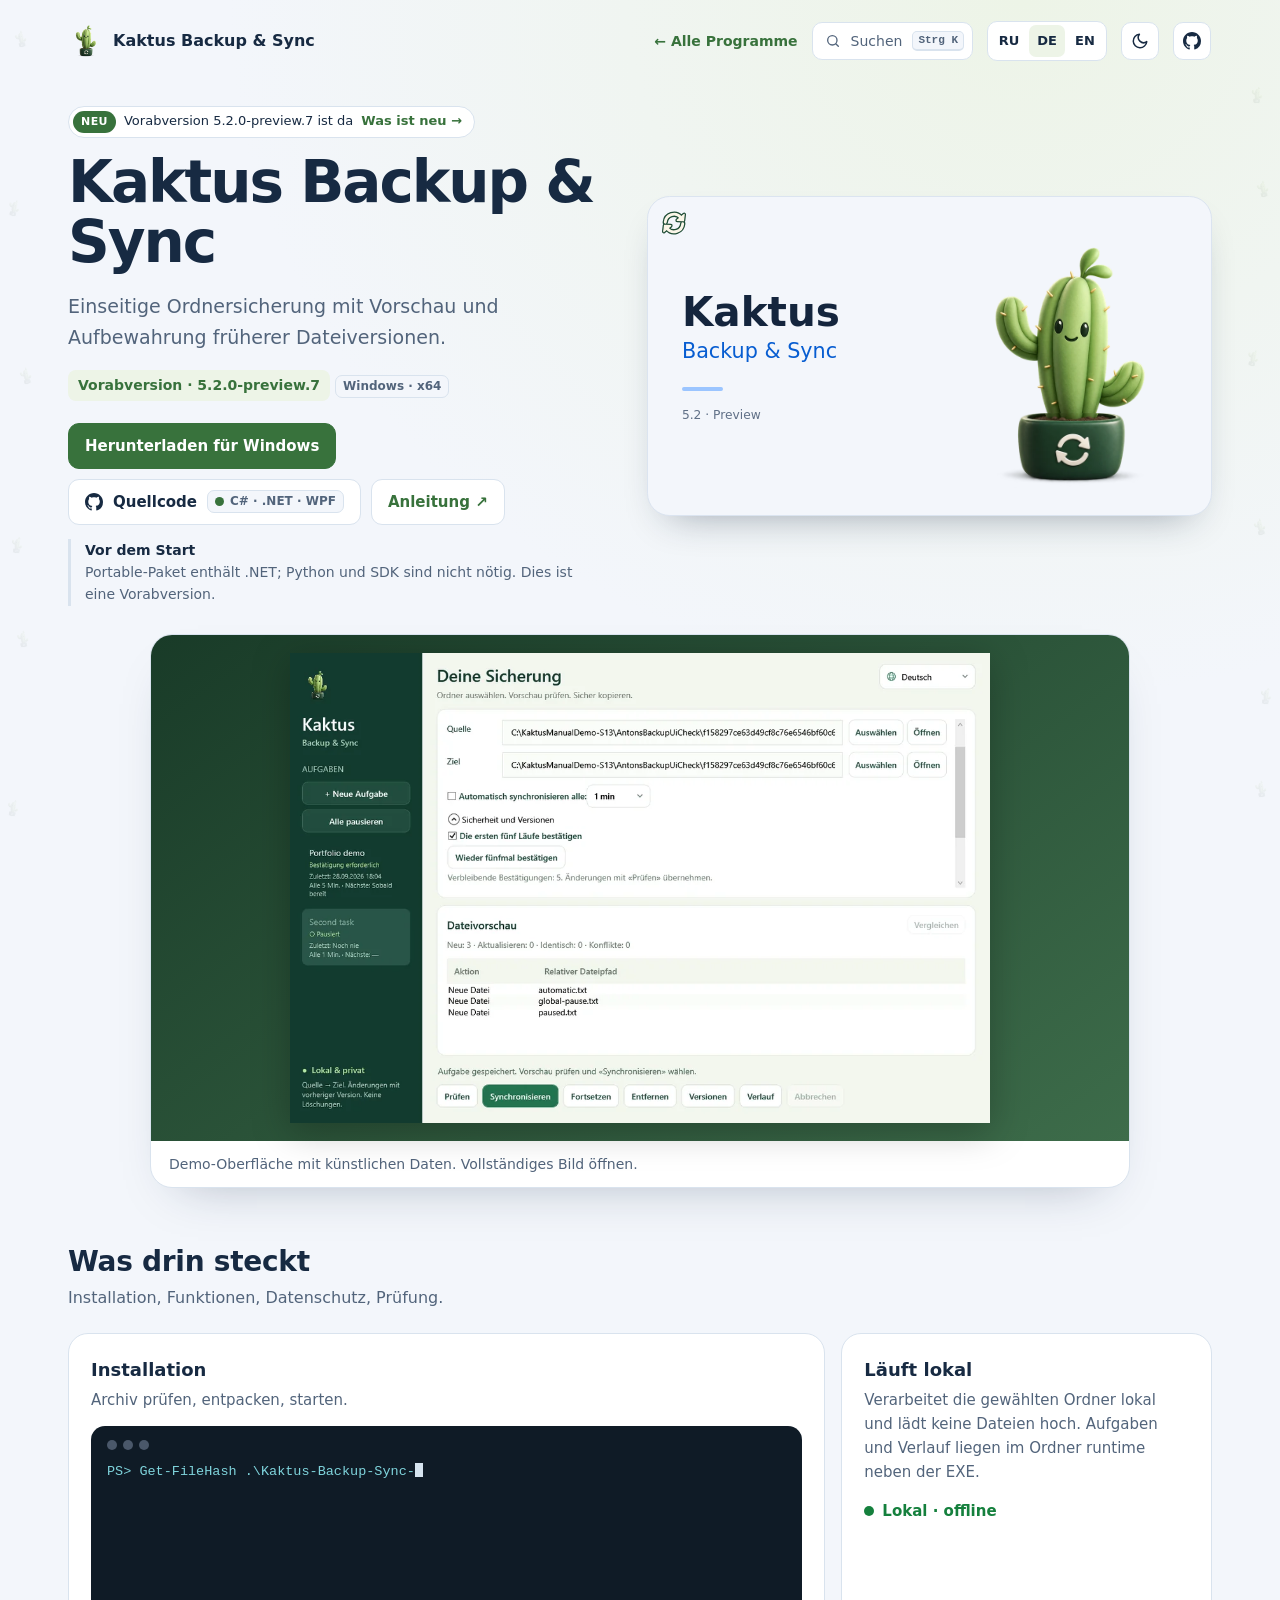
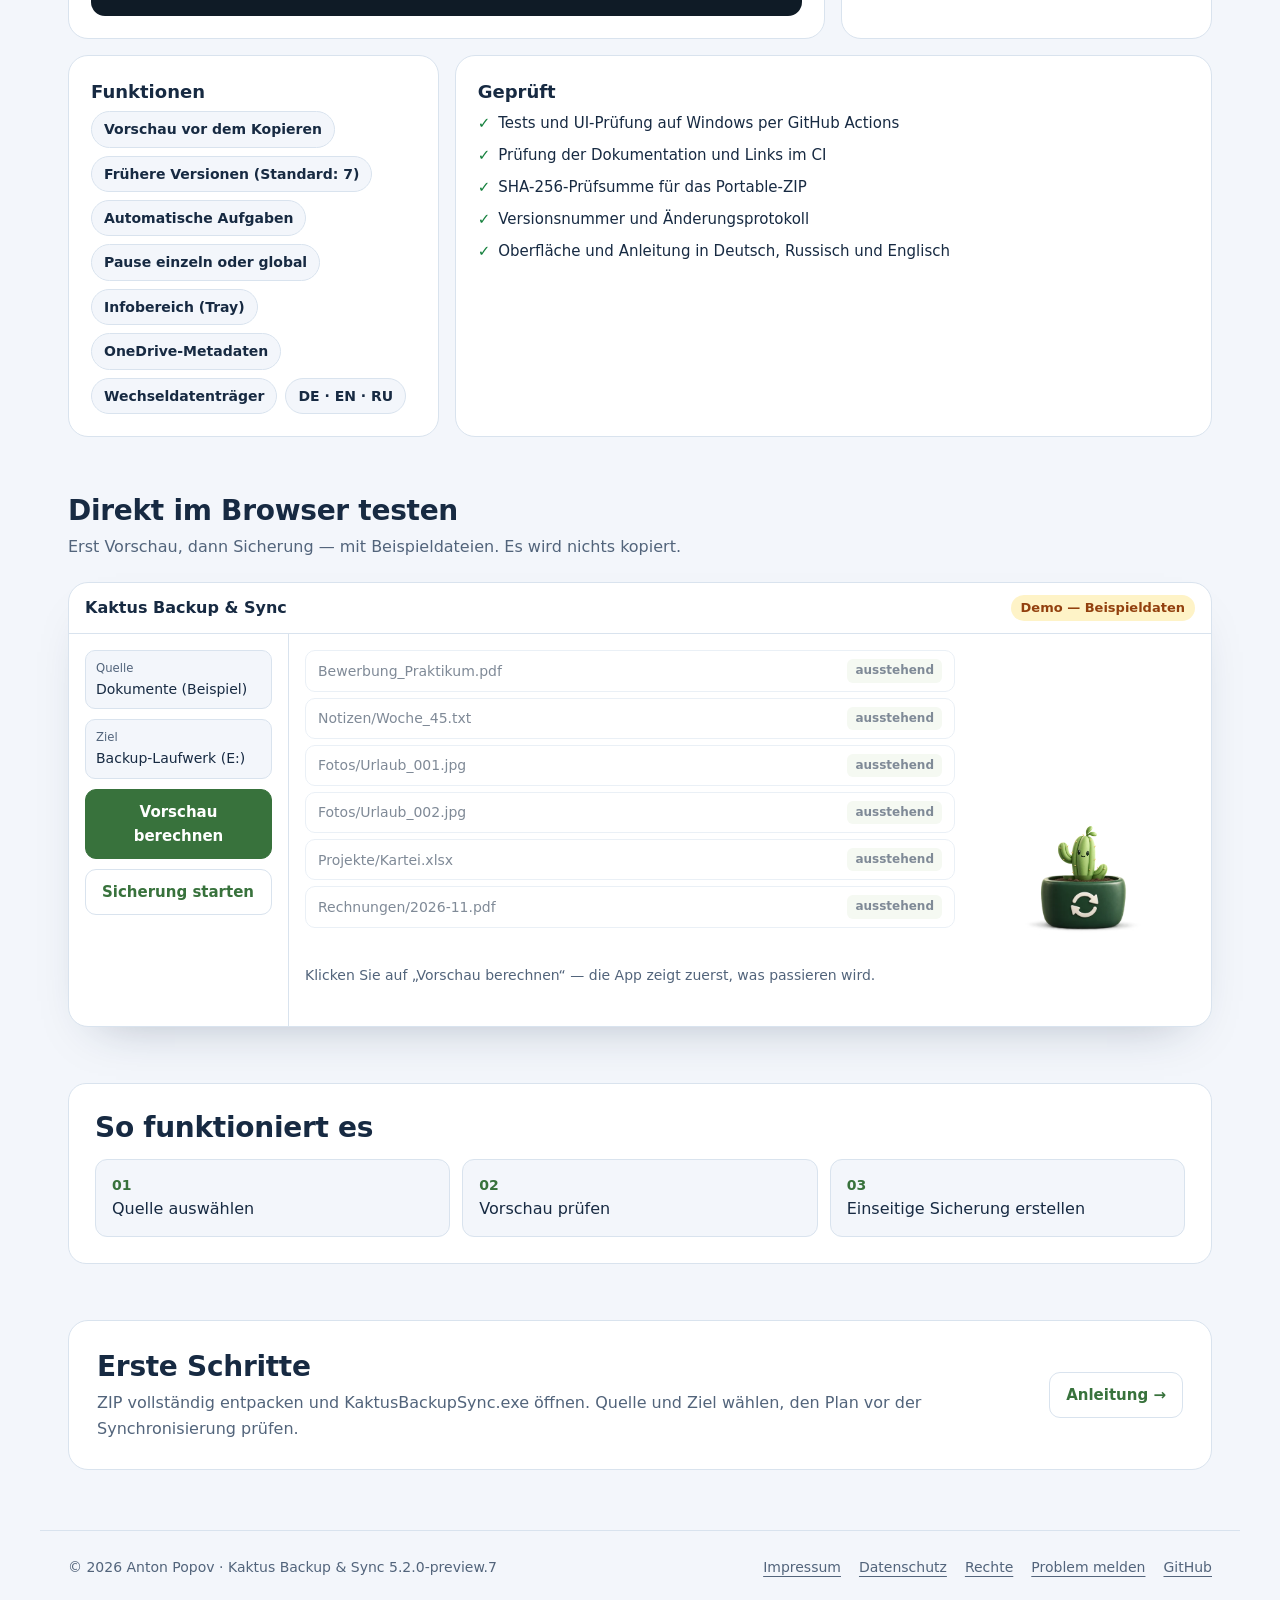
<file: index-de.html>
<!doctype html>
<html lang="de"><head><meta charset="utf-8"><meta name="viewport" content="width=device-width,initial-scale=1"><script>location.replace('index.html'+location.hash)</script><meta http-equiv="refresh" content="0; url=index.html"><link rel="canonical" href="https://popovantondev.github.io/Kaktus-Backup-Sync/index.html"><meta name="robots" content="noindex"><title>Kaktus Backup &amp; Sync</title></head>
<body><p><a href="index.html">Weiter zur deutschen Seite</a> · <a href="index-en.html" lang="en" hreflang="en">English</a> · <a href="index-ru.html" lang="ru" hreflang="ru">Русский</a></p></body></html>
</file>
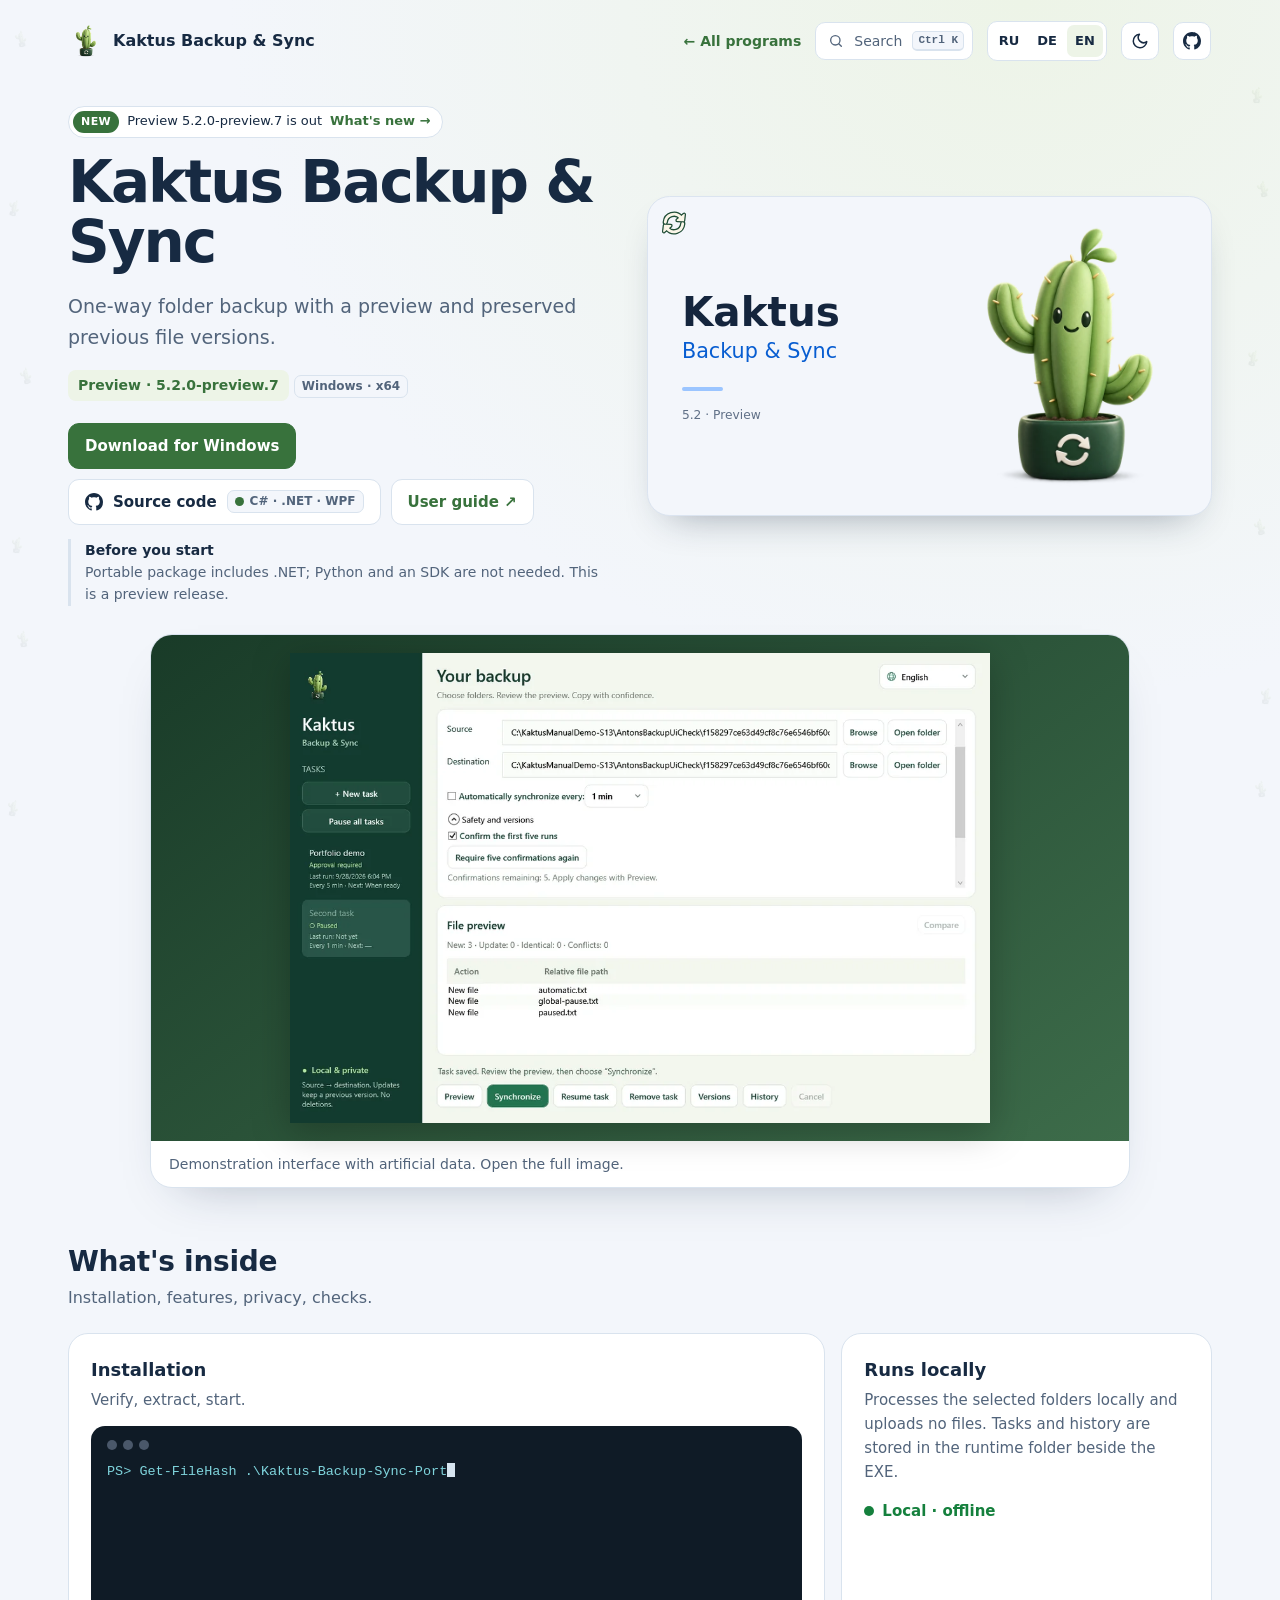
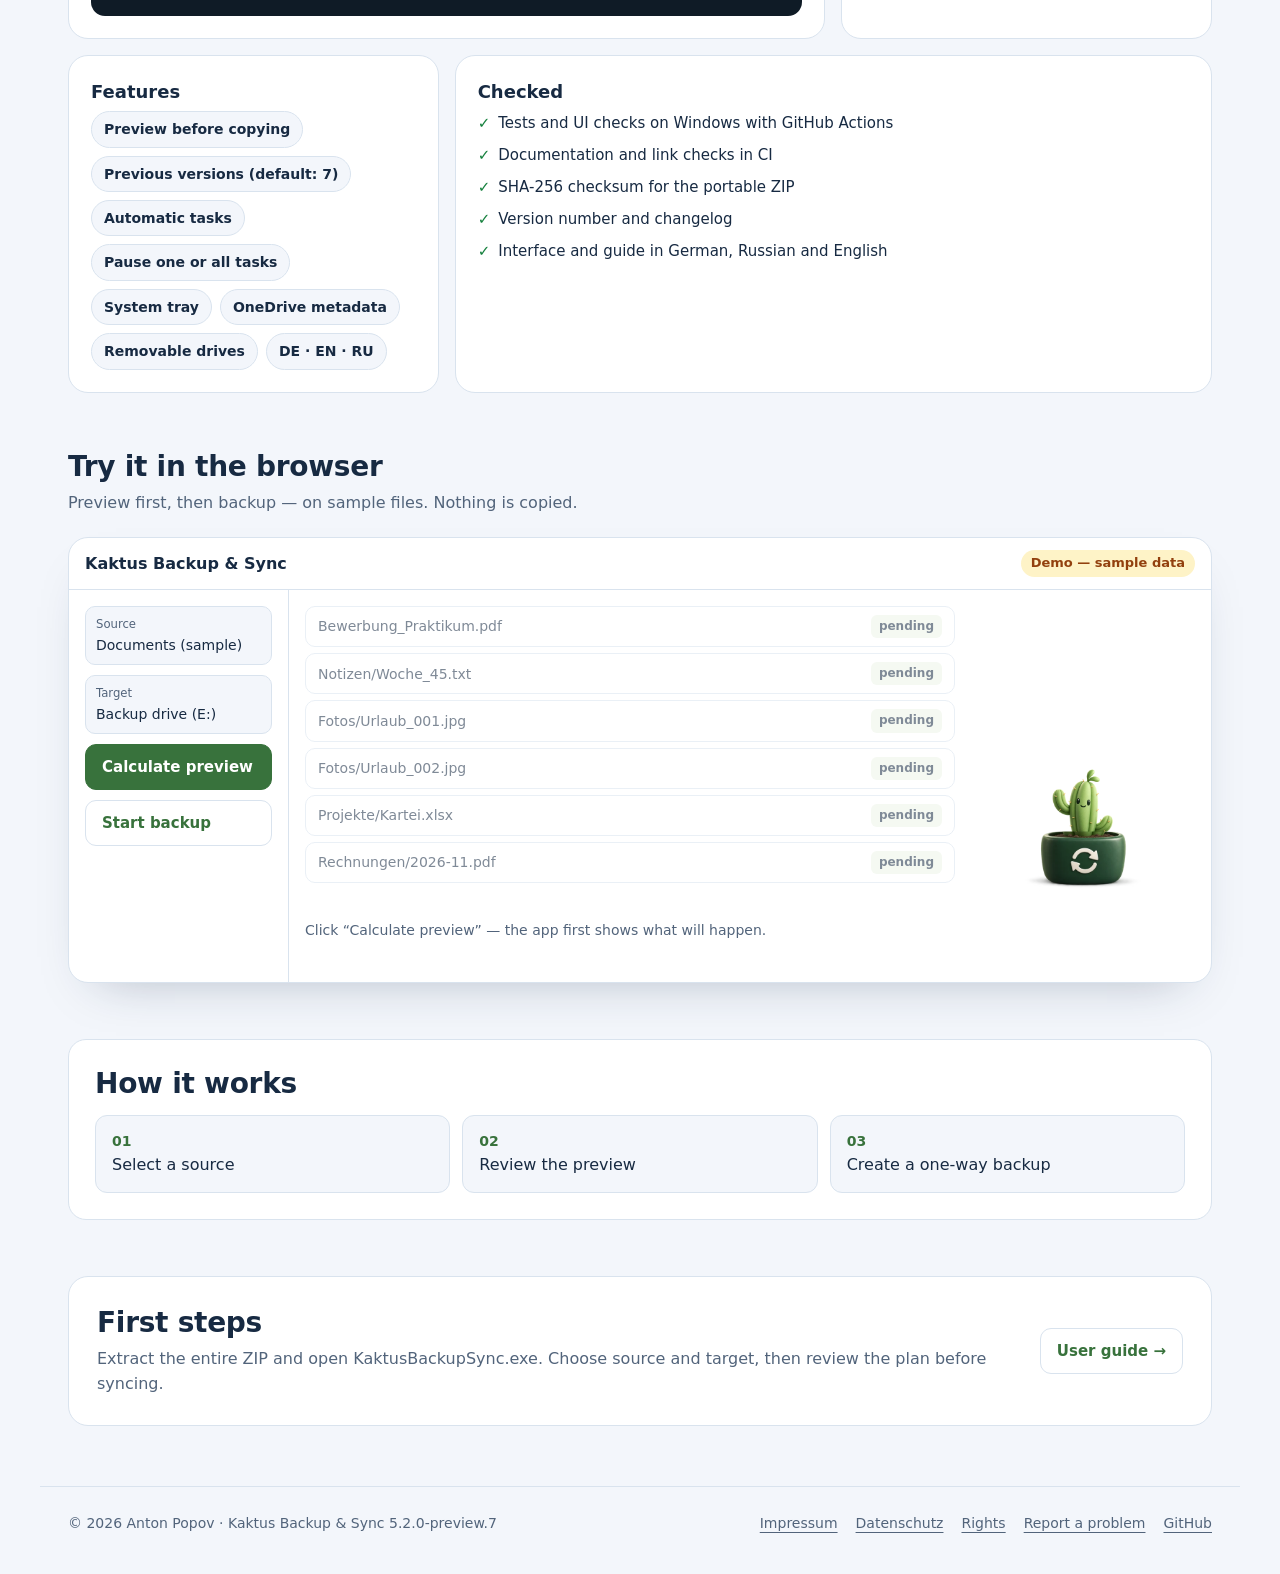
<file: index-en.html>
<!doctype html>
<html lang="en"><head><meta charset="utf-8"><meta name="viewport" content="width=device-width,initial-scale=1">
<meta name="description" content="One-way folder backup with a preview and preserved previous file versions."><title>Kaktus Backup &amp; Sync — One-way folder backup with a preview and preserved previous file versions</title>
<link rel="icon" href="presentation-icon.png">
<script src="assets/kit/kit-theme.js"></script>
<link rel="stylesheet" href="assets/kit/kit.css?v=2026.11.16-1">
<link rel="stylesheet" href="presentation.css?v=26b20818">
<link rel="stylesheet" href="assets/cactus-demo.css?v=4d1fd68c">
<script src="assets/kit/programs.js?v=2026.11.16-1" defer></script>
<script src="assets/kit/kit.js?v=2026.11.16-1" defer></script>
</head>
<body class="ppk-page">
<a class="ppk-skip" href="#main">Skip to content</a>
<div class="ppk-nav-wrap" id="ppk-nav-wrap">
<nav class="ppk-nav" aria-label="Main navigation"><a class="ppk-brand" href="index-en.html"><img src="presentation-icon.png" alt="" width="34" height="34"><span>Kaktus Backup &amp; Sync</span></a><span class="ppk-spacer"></span><a class="ppk-back" href="https://popovantondev.github.io/popovantondev/index-en.html">← All programs</a><button class="ppk-search-btn" type="button" data-ppk-open-search aria-label="Search programs"><span>Search</span><kbd>Ctrl K</kbd></button><div class="ppk-langs"><a href="index-ru.html" lang="ru" hreflang="ru">RU</a><a href="index.html" lang="de" hreflang="de">DE</a><a href="index-en.html" lang="en" hreflang="en" aria-current="page">EN</a></div><button class="ppk-icon-btn ppk-theme-btn" type="button" data-ppk-theme aria-label="Switch colour scheme"></button><a class="ppk-icon-btn ppk-gh-btn" href="https://github.com/popovantondev/Kaktus-Backup-Sync" aria-label="GitHub"></a></nav>
</div>
<main class="ppk-shell" id="main">
<section class="ppk-hero"><div>
<a class="ppk-pill" href="https://github.com/popovantondev/Kaktus-Backup-Sync/releases/tag/v5.2.0-preview.7"><span class="ppk-new">NEW</span><span>Preview 5.2.0-preview.7 is out</span> <span class="ppk-more">What's new →</span></a>
<h1>Kaktus Backup &amp; Sync</h1><p class="ppk-lead">One-way folder backup with a preview and preserved previous file versions.</p>
<span class="ppk-status">Preview · 5.2.0-preview.7</span> <span class="ppk-chip">Windows · x64</span>
<div class="ppk-actions"><a class="ppk-btn ppk-btn-primary" href="https://github.com/popovantondev/Kaktus-Backup-Sync/releases/tag/v5.2.0-preview.7">Download for Windows</a><a class="ppk-btn ppk-btn-gh" href="https://github.com/popovantondev/Kaktus-Backup-Sync">Source code <span class="ppk-chip"><i class="ppk-dot"></i>C# · .NET · WPF</span></a><a class="ppk-btn" href="Guide-en.html">User guide ↗</a></div>
<p class="ppk-requirements"><strong>Before you start</strong>Portable package includes .NET; Python and an SDK are not needed. This is a preview release.</p>
</div>
<div class="cactus-scene">
<p class="cactus-static"><a class="guide-full-image" href="docs/images/manual/startup.png" aria-label="Open the full image"><img src="docs/images/manual/startup.png" alt="Startup screen with the Kaktus mascot." width="600" height="340" fetchpriority="high" decoding="async"></a></p>
<div class="cactus-demo cactus-hero" data-cactus-demo data-start="load" data-image="assets/cactus/mascot.webp" hidden>
<div class="cactus-window" role="group" aria-label="Kaktus Backup &amp; Sync startup window — live demonstration">
<div class="cactus-copy"><div class="cactus-title">Kaktus</div><div class="cactus-sub">Backup &amp; Sync</div><div class="cactus-bar"></div><div class="cactus-ver">5.2 · Preview</div></div>
<div class="cactus-art" tabindex="0" role="img" aria-label="A small cactus grows in its pot. A click or key skips the growth."></div>
<button type="button" class="cactus-replay" aria-label="Grow again" title="Grow again"><svg viewBox="0 0 24 24" width="30" height="30" focusable="false" aria-hidden="true"><path class="cactus-arrow-rim" d="M5.03 11.39A7 7 0 0 1 17.36 7.5M18.97 12.61A7 7 0 0 1 6.64 16.5"/><path class="cactus-arrow-rim cactus-head" d="M20.12 5.19L19.55 10.11L14.6 9.81ZM3.88 18.81L4.45 13.89L9.4 14.19Z"/><path class="cactus-arrow" d="M5.03 11.39A7 7 0 0 1 17.36 7.5M18.97 12.61A7 7 0 0 1 6.64 16.5"/><path class="cactus-arrow cactus-head" d="M20.12 5.19L19.55 10.11L14.6 9.81ZM3.88 18.81L4.45 13.89L9.4 14.19Z"/></svg></button>
</div>
</div>
</div>
</section>
<section class="ppk-section ppk-reveal site-shot-section" aria-label="Demonstration interface with artificial data. Open the full image."><figure class="ppk-preview"><div class="ppk-stage"><a href="docs/images/manual/en-main.png"><img src="assets/web/en-main.55228363.webp" alt="Kaktus Backup &amp; Sync — Demonstration interface with artificial data. Open the full image." decoding="async" width="1164" height="781" loading="lazy"></a></div><figcaption>Demonstration interface with artificial data. Open the full image.</figcaption></figure></section>
<section class="ppk-bento-section ppk-section ppk-reveal" aria-labelledby="bento-title">
<h2 id="bento-title">What's inside</h2><p class="ppk-sub">Installation, features, privacy, checks.</p>
<div class="ppk-bento">
<div class="ppk-tile ppk-wide"><h3>Installation</h3><p>Verify, extract, start.</p><div class="ppk-term" role="group" aria-label="Terminal"><div class="ppk-term-bar"><i></i><i></i><i></i></div><div class="ppk-term-out"><div class="ppk-ps">PS&gt; Get-FileHash .\Kaktus-Backup-Sync-Portable-5.2-preview.7.zip -Algorithm SHA256</div><div class="ppk-ps">PS&gt; Get-Content .\Kaktus-Backup-Sync-Portable-5.2-preview.7.zip.sha256</div><div class="ppk-dim">Both values must match.</div><div class="ppk-ps">PS&gt; Expand-Archive .\Kaktus-Backup-Sync-Portable-5.2-preview.7.zip -DestinationPath .\Kaktus</div><div class="ppk-ps">PS&gt; .\Kaktus\Kaktus-Backup-Sync-Portable-5.2-preview.7\KaktusBackupSync.exe</div></div></div></div>
<div class="ppk-tile"><h3>Runs locally</h3><p>Processes the selected folders locally and uploads no files. Tasks and history are stored in the runtime folder beside the EXE.</p><span class="ppk-live">Local · offline</span></div>
<div class="ppk-tile"><h3>Features</h3><div class="ppk-chips"><span>Preview before copying</span><span>Previous versions (default: 7)</span><span>Automatic tasks</span><span>Pause one or all tasks</span><span>System tray</span><span>OneDrive metadata</span><span>Removable drives</span><span>DE · EN · RU</span></div></div>
<div class="ppk-tile ppk-wide"><h3>Checked</h3><ul class="ppk-checks"><li>Tests and UI checks on Windows with GitHub Actions</li><li>Documentation and link checks in CI</li><li>SHA-256 checksum for the portable ZIP</li><li>Version number and changelog</li><li>Interface and guide in German, Russian and English</li></ul></div>
</div>
</section>
<section class="ppk-section ppk-demo-section ppk-reveal" id="demo" data-demo="kaktus" aria-labelledby="demo-title">
<h2 id="demo-title">Try it in the browser</h2><p class="ppk-sub">Preview first, then backup — on sample files. Nothing is copied.</p>
<div class="ppk-demo"><div class="ppk-demo-head"><span>Kaktus Backup &amp; Sync</span><span class="ppk-demo-label">Demo — sample data</span></div>
<div class="ppk-demo-body"><div class="ppk-demo-main"><noscript><p class="ppk-demo-empty">The demo needs JavaScript.</p></noscript></div><div class="cactus-demo cactus-mini" data-cactus-demo data-start="view" data-image="assets/cactus/mascot.webp" hidden><div class="cactus-art" tabindex="0" role="img" aria-label="A small cactus in its pot. It grows when the demo block scrolls into view."></div></div></div></div>
</section>
<section class="ppk-section ppk-process ppk-reveal" aria-labelledby="process-title"><h2 id="process-title">How it works</h2><ol class="ppk-flow"><li>Select a source</li><li>Review the preview</li><li>Create a one-way backup</li></ol></section>
<section class="ppk-section ppk-reveal"><div class="site-start"><div><h2>First steps</h2><p>Extract the entire ZIP and open KaktusBackupSync.exe. Choose source and target, then review the plan before syncing.</p></div><div class="ppk-actions"><a class="ppk-btn" href="Guide-en.html">User guide →</a></div></div></section>
</main>
<footer class="ppk-footer">
<span>© 2026 Anton Popov · Kaktus Backup &amp; Sync 5.2.0-preview.7</span>
<nav aria-label="Legal"><a href="https://popovantondev.github.io/popovantondev/impressum.html">Impressum</a><a href="https://popovantondev.github.io/popovantondev/datenschutz.html">Datenschutz</a><a href="https://github.com/popovantondev/Kaktus-Backup-Sync/blob/main/RIGHTS.md">Rights</a><a href="https://github.com/popovantondev/Kaktus-Backup-Sync/issues/new/choose">Report a problem</a><a href="https://github.com/popovantondev/Kaktus-Backup-Sync">GitHub</a></nav>
</footer>
<script src="assets/demo.js?v=338d17c0" defer></script>
<script src="assets/cactus-demo.js?v=7dfcc4bf" defer></script>
</body></html>
</file>
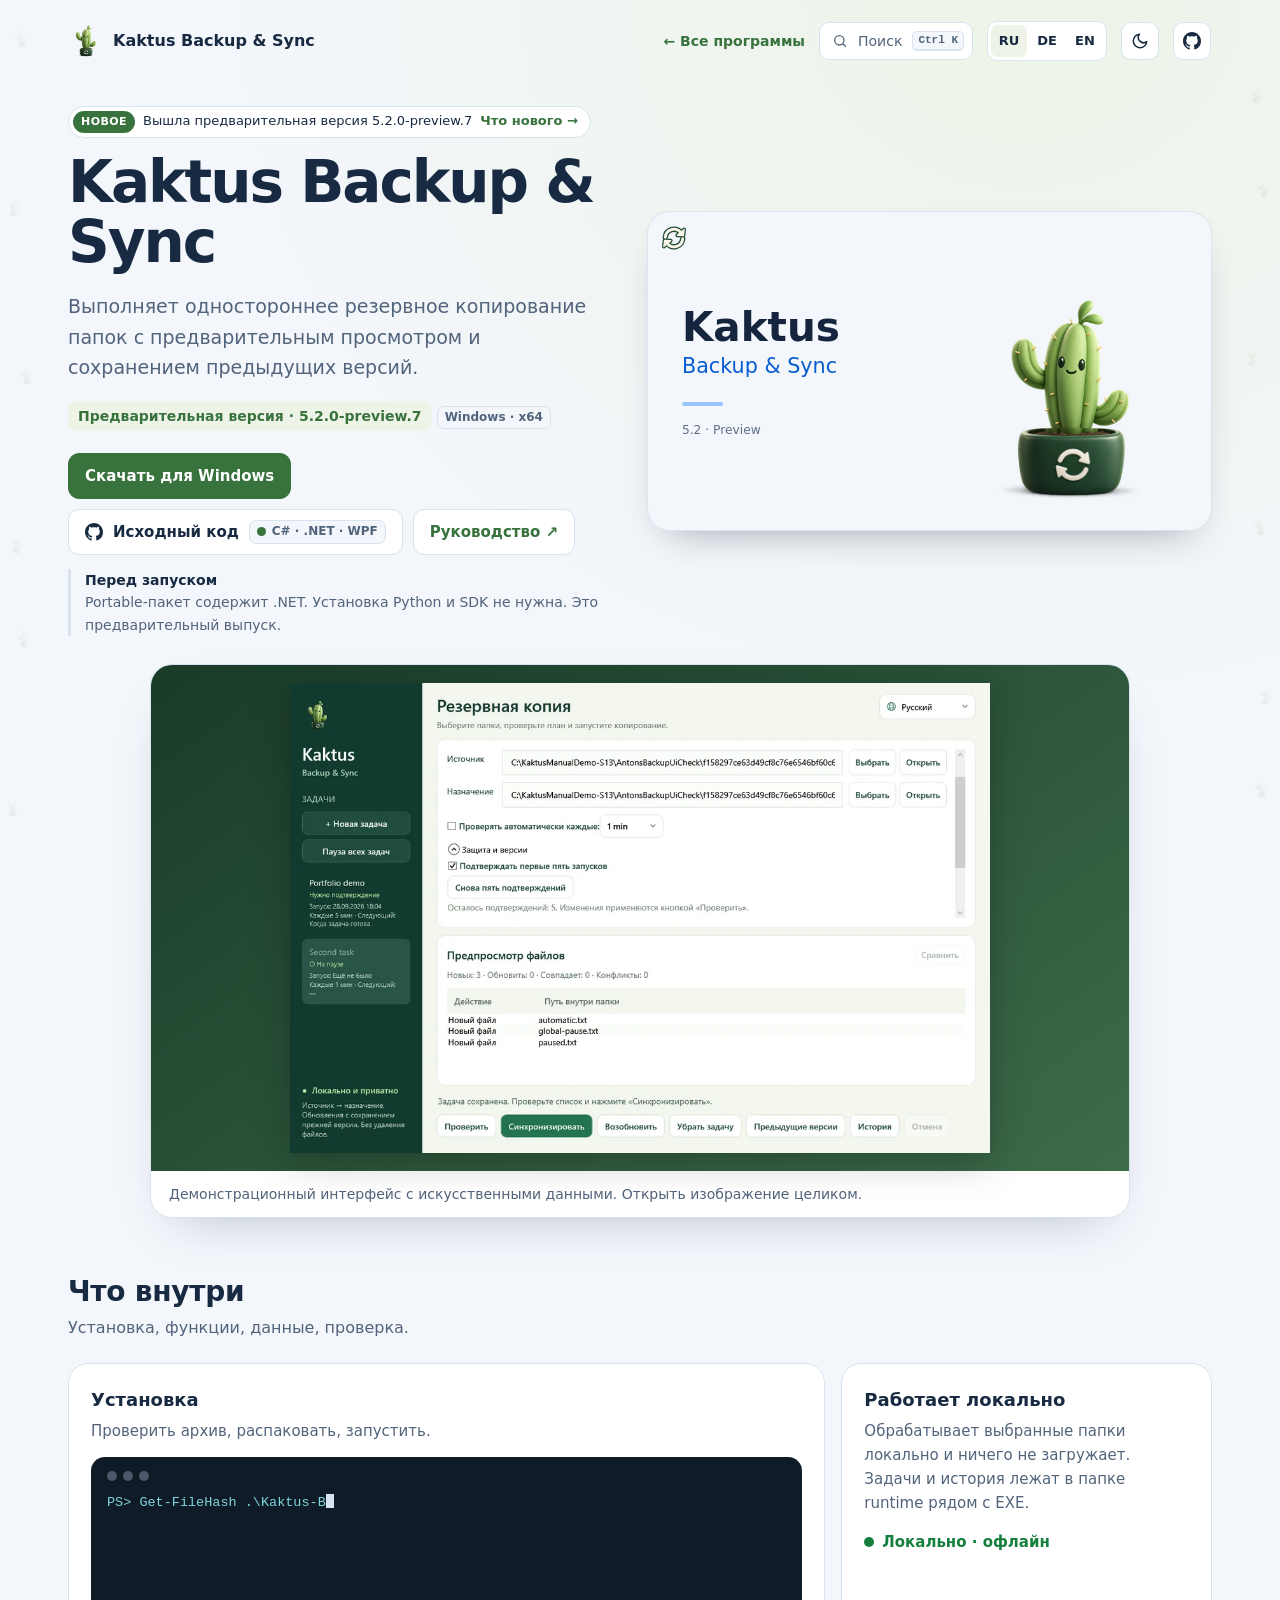
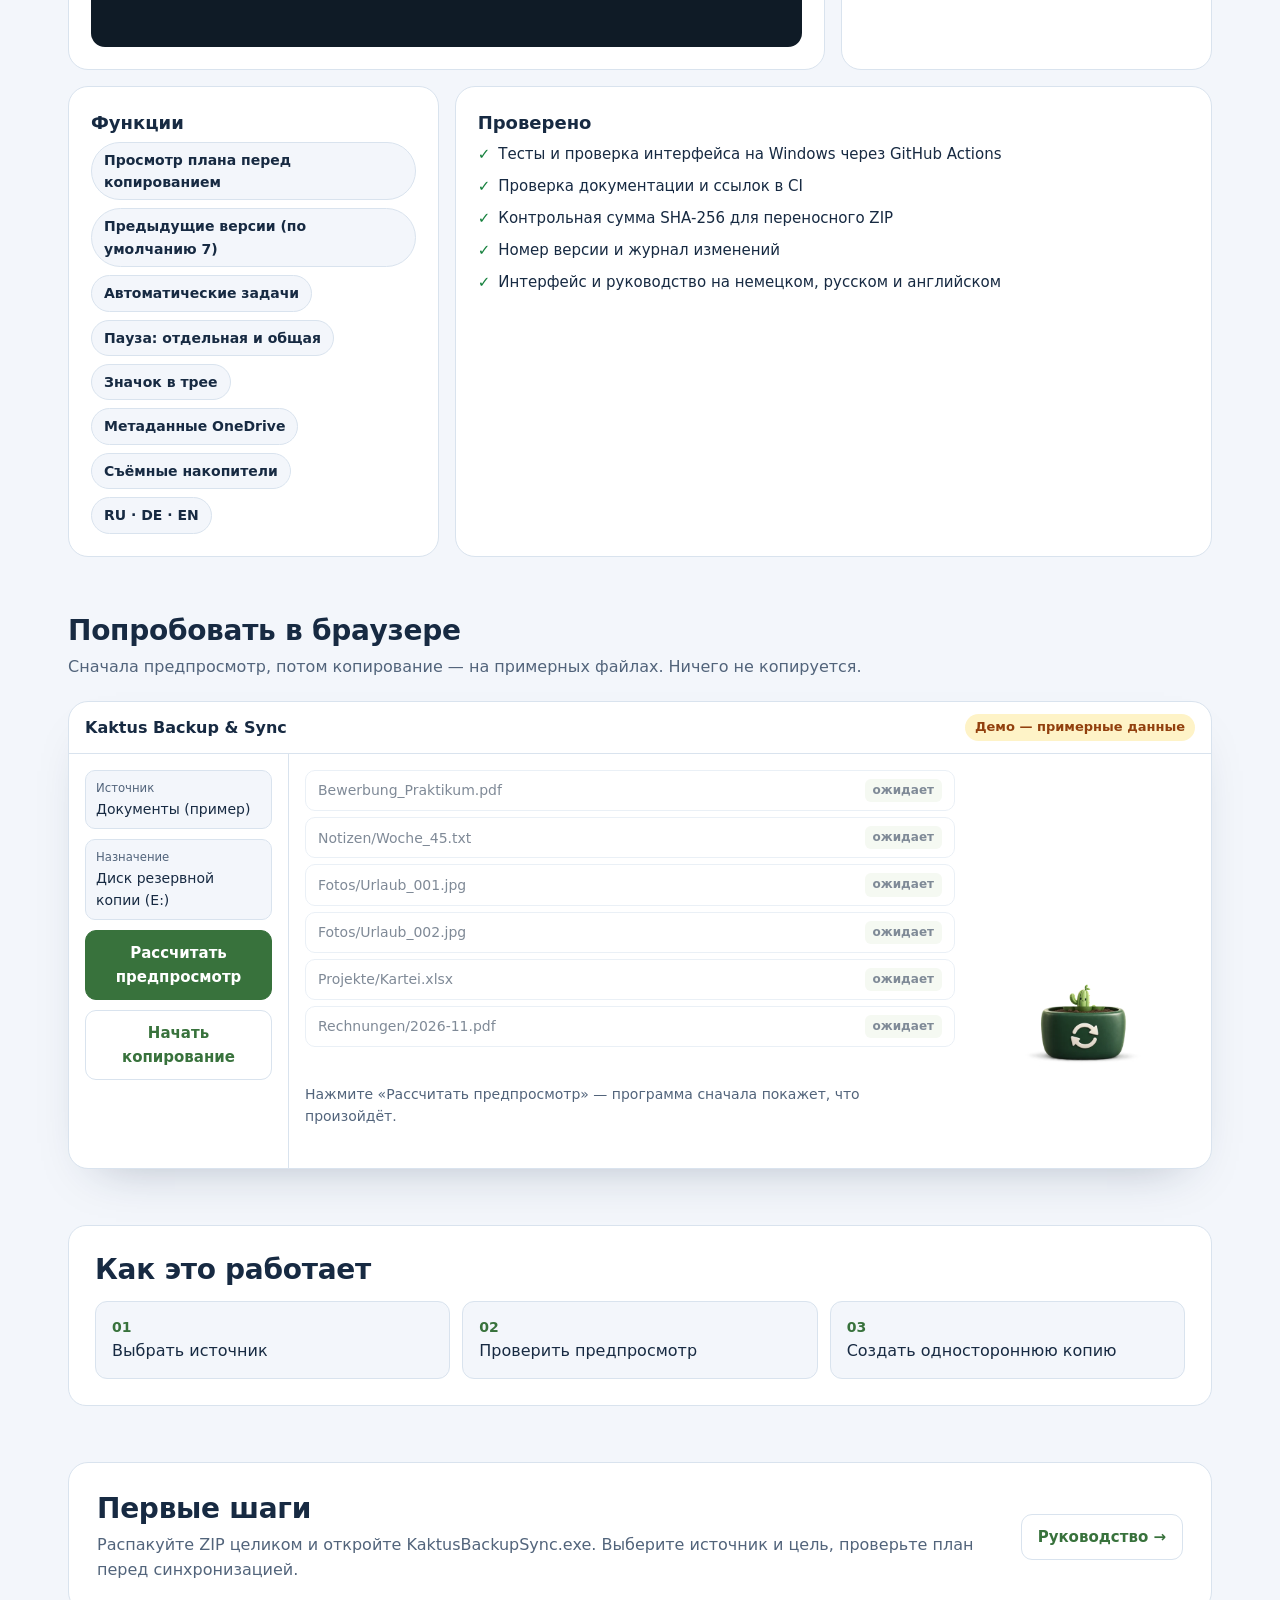
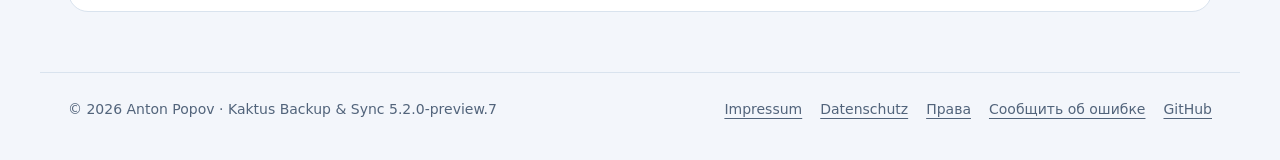
<file: index-ru.html>
<!doctype html>
<html lang="ru"><head><meta charset="utf-8"><meta name="viewport" content="width=device-width,initial-scale=1">
<meta name="description" content="Выполняет одностороннее резервное копирование папок с предварительным просмотром и сохранением предыдущих версий."><title>Kaktus Backup &amp; Sync — Выполняет одностороннее резервное копирование папок с предварительным просмотром и сохранением предыдущих версий</title>
<link rel="icon" href="presentation-icon.png">
<script src="assets/kit/kit-theme.js"></script>
<link rel="stylesheet" href="assets/kit/kit.css?v=2026.11.16-1">
<link rel="stylesheet" href="presentation.css?v=26b20818">
<link rel="stylesheet" href="assets/cactus-demo.css?v=4d1fd68c">
<script src="assets/kit/programs.js?v=2026.11.16-1" defer></script>
<script src="assets/kit/kit.js?v=2026.11.16-1" defer></script>
</head>
<body class="ppk-page">
<a class="ppk-skip" href="#main">К содержимому</a>
<div class="ppk-nav-wrap" id="ppk-nav-wrap">
<nav class="ppk-nav" aria-label="Основная навигация"><a class="ppk-brand" href="index-ru.html"><img src="presentation-icon.png" alt="" width="34" height="34"><span>Kaktus Backup &amp; Sync</span></a><span class="ppk-spacer"></span><a class="ppk-back" href="https://popovantondev.github.io/popovantondev/index-ru.html">← Все программы</a><button class="ppk-search-btn" type="button" data-ppk-open-search aria-label="Поиск по программам"><span>Поиск</span><kbd>Ctrl K</kbd></button><div class="ppk-langs"><a href="index-ru.html" lang="ru" hreflang="ru" aria-current="page">RU</a><a href="index.html" lang="de" hreflang="de">DE</a><a href="index-en.html" lang="en" hreflang="en">EN</a></div><button class="ppk-icon-btn ppk-theme-btn" type="button" data-ppk-theme aria-label="Сменить тему"></button><a class="ppk-icon-btn ppk-gh-btn" href="https://github.com/popovantondev/Kaktus-Backup-Sync" aria-label="GitHub"></a></nav>
</div>
<main class="ppk-shell" id="main">
<section class="ppk-hero"><div>
<a class="ppk-pill" href="https://github.com/popovantondev/Kaktus-Backup-Sync/releases/tag/v5.2.0-preview.7"><span class="ppk-new">НОВОЕ</span><span>Вышла предварительная версия 5.2.0-preview.7</span> <span class="ppk-more">Что нового →</span></a>
<h1>Kaktus Backup &amp; Sync</h1><p class="ppk-lead">Выполняет одностороннее резервное копирование папок с предварительным просмотром и сохранением предыдущих версий.</p>
<span class="ppk-status">Предварительная версия · 5.2.0-preview.7</span> <span class="ppk-chip">Windows · x64</span>
<div class="ppk-actions"><a class="ppk-btn ppk-btn-primary" href="https://github.com/popovantondev/Kaktus-Backup-Sync/releases/tag/v5.2.0-preview.7">Скачать для Windows</a><a class="ppk-btn ppk-btn-gh" href="https://github.com/popovantondev/Kaktus-Backup-Sync">Исходный код <span class="ppk-chip"><i class="ppk-dot"></i>C# · .NET · WPF</span></a><a class="ppk-btn" href="Guide-ru.html">Руководство ↗</a></div>
<p class="ppk-requirements"><strong>Перед запуском</strong>Portable-пакет содержит .NET. Установка Python и SDK не нужна. Это предварительный выпуск.</p>
</div>
<div class="cactus-scene">
<p class="cactus-static"><a class="guide-full-image" href="docs/images/manual/startup.png" aria-label="Открыть изображение целиком"><img src="docs/images/manual/startup.png" alt="Окно запуска с утверждённым маскотом Kaktus." width="600" height="340" fetchpriority="high" decoding="async"></a></p>
<div class="cactus-demo cactus-hero" data-cactus-demo data-start="load" data-image="assets/cactus/mascot.webp" hidden>
<div class="cactus-window" role="group" aria-label="Окно запуска Kaktus Backup &amp; Sync — живая демонстрация">
<div class="cactus-copy"><div class="cactus-title">Kaktus</div><div class="cactus-sub">Backup &amp; Sync</div><div class="cactus-bar"></div><div class="cactus-ver">5.2 · Preview</div></div>
<div class="cactus-art" tabindex="0" role="img" aria-label="Маленький кактус вырастает в горшке. Щелчок или клавиша пропускают рост."></div>
<button type="button" class="cactus-replay" aria-label="Вырастить ещё раз" title="Вырастить ещё раз"><svg viewBox="0 0 24 24" width="30" height="30" focusable="false" aria-hidden="true"><path class="cactus-arrow-rim" d="M5.03 11.39A7 7 0 0 1 17.36 7.5M18.97 12.61A7 7 0 0 1 6.64 16.5"/><path class="cactus-arrow-rim cactus-head" d="M20.12 5.19L19.55 10.11L14.6 9.81ZM3.88 18.81L4.45 13.89L9.4 14.19Z"/><path class="cactus-arrow" d="M5.03 11.39A7 7 0 0 1 17.36 7.5M18.97 12.61A7 7 0 0 1 6.64 16.5"/><path class="cactus-arrow cactus-head" d="M20.12 5.19L19.55 10.11L14.6 9.81ZM3.88 18.81L4.45 13.89L9.4 14.19Z"/></svg></button>
</div>
</div>
</div>
</section>
<section class="ppk-section ppk-reveal site-shot-section" aria-label="Демонстрационный интерфейс с искусственными данными. Открыть изображение целиком."><figure class="ppk-preview"><div class="ppk-stage"><a href="docs/images/manual/ru-main.png"><img src="assets/web/ru-main.4d1709fe.webp" alt="Kaktus Backup &amp; Sync — Демонстрационный интерфейс с искусственными данными. Открыть изображение целиком." decoding="async" width="1164" height="781" loading="lazy"></a></div><figcaption>Демонстрационный интерфейс с искусственными данными. Открыть изображение целиком.</figcaption></figure></section>
<section class="ppk-bento-section ppk-section ppk-reveal" aria-labelledby="bento-title">
<h2 id="bento-title">Что внутри</h2><p class="ppk-sub">Установка, функции, данные, проверка.</p>
<div class="ppk-bento">
<div class="ppk-tile ppk-wide"><h3>Установка</h3><p>Проверить архив, распаковать, запустить.</p><div class="ppk-term" role="group" aria-label="Терминал"><div class="ppk-term-bar"><i></i><i></i><i></i></div><div class="ppk-term-out"><div class="ppk-ps">PS&gt; Get-FileHash .\Kaktus-Backup-Sync-Portable-5.2-preview.7.zip -Algorithm SHA256</div><div class="ppk-ps">PS&gt; Get-Content .\Kaktus-Backup-Sync-Portable-5.2-preview.7.zip.sha256</div><div class="ppk-dim">Оба значения должны совпадать.</div><div class="ppk-ps">PS&gt; Expand-Archive .\Kaktus-Backup-Sync-Portable-5.2-preview.7.zip -DestinationPath .\Kaktus</div><div class="ppk-ps">PS&gt; .\Kaktus\Kaktus-Backup-Sync-Portable-5.2-preview.7\KaktusBackupSync.exe</div></div></div></div>
<div class="ppk-tile"><h3>Работает локально</h3><p>Обрабатывает выбранные папки локально и ничего не загружает. Задачи и история лежат в папке runtime рядом с EXE.</p><span class="ppk-live">Локально · офлайн</span></div>
<div class="ppk-tile"><h3>Функции</h3><div class="ppk-chips"><span>Просмотр плана перед копированием</span><span>Предыдущие версии (по умолчанию 7)</span><span>Автоматические задачи</span><span>Пауза: отдельная и общая</span><span>Значок в трее</span><span>Метаданные OneDrive</span><span>Съёмные накопители</span><span>RU · DE · EN</span></div></div>
<div class="ppk-tile ppk-wide"><h3>Проверено</h3><ul class="ppk-checks"><li>Тесты и проверка интерфейса на Windows через GitHub Actions</li><li>Проверка документации и ссылок в CI</li><li>Контрольная сумма SHA-256 для переносного ZIP</li><li>Номер версии и журнал изменений</li><li>Интерфейс и руководство на немецком, русском и английском</li></ul></div>
</div>
</section>
<section class="ppk-section ppk-demo-section ppk-reveal" id="demo" data-demo="kaktus" aria-labelledby="demo-title">
<h2 id="demo-title">Попробовать в браузере</h2><p class="ppk-sub">Сначала предпросмотр, потом копирование — на примерных файлах. Ничего не копируется.</p>
<div class="ppk-demo"><div class="ppk-demo-head"><span>Kaktus Backup &amp; Sync</span><span class="ppk-demo-label">Демо — примерные данные</span></div>
<div class="ppk-demo-body"><div class="ppk-demo-main"><noscript><p class="ppk-demo-empty">Для демо нужен JavaScript.</p></noscript></div><div class="cactus-demo cactus-mini" data-cactus-demo data-start="view" data-image="assets/cactus/mascot.webp" hidden><div class="cactus-art" tabindex="0" role="img" aria-label="Маленький кактус в горшке. Когда блок демо появляется на экране, он вырастает."></div></div></div></div>
</section>
<section class="ppk-section ppk-process ppk-reveal" aria-labelledby="process-title"><h2 id="process-title">Как это работает</h2><ol class="ppk-flow"><li>Выбрать источник</li><li>Проверить предпросмотр</li><li>Создать одностороннюю копию</li></ol></section>
<section class="ppk-section ppk-reveal"><div class="site-start"><div><h2>Первые шаги</h2><p>Распакуйте ZIP целиком и откройте KaktusBackupSync.exe. Выберите источник и цель, проверьте план перед синхронизацией.</p></div><div class="ppk-actions"><a class="ppk-btn" href="Guide-ru.html">Руководство →</a></div></div></section>
</main>
<footer class="ppk-footer">
<span>© 2026 Anton Popov · Kaktus Backup &amp; Sync 5.2.0-preview.7</span>
<nav aria-label="Правовая информация"><a href="https://popovantondev.github.io/popovantondev/impressum.html">Impressum</a><a href="https://popovantondev.github.io/popovantondev/datenschutz.html">Datenschutz</a><a href="https://github.com/popovantondev/Kaktus-Backup-Sync/blob/main/RIGHTS.md">Права</a><a href="https://github.com/popovantondev/Kaktus-Backup-Sync/issues/new/choose">Сообщить об ошибке</a><a href="https://github.com/popovantondev/Kaktus-Backup-Sync">GitHub</a></nav>
</footer>
<script src="assets/demo.js?v=338d17c0" defer></script>
<script src="assets/cactus-demo.js?v=7dfcc4bf" defer></script>
</body></html>
</file>
<file: assets/kit/kit.css>
/* popovantondev shared kit: tokens, header, search palette, components, footer.
   Everything is prefixed ppk-. Pages set their accent in their own CSS (see demo.html).
   Kit tokens have zero specificity (:where), so any page rule overrides them regardless of load order. */

/* ---------- tokens ---------- */
:where(:root){color-scheme:light;
  --ppk-bg:#f3f6fb;--ppk-panel:#ffffff;--ppk-ink:#172a42;--ppk-muted:#52647b;--ppk-line:#d9e3ee;
  --ppk-accent:#0f6f7c;--ppk-accent-ink:#ffffff;--ppk-tint:#e2f2f3;--ppk-hero:#0c3a45;--ppk-hero-end:#1b6b78;
  --ppk-glass:rgba(255,255,255,.76);--ppk-term:#0f1b26;--ppk-term-ink:#d6e4ef;--ppk-term-ps:#7fd4dc;--ppk-term-ok:#6ee787;--ppk-term-dim:#8fa3b6;
  --ppk-ok:#15803d;--ppk-ok-bg:#dcfce7;--ppk-ok-fg:#166534;--ppk-warn-bg:#fef3c7;--ppk-warn-fg:#92400e;
  --ppk-focus:#1a5fd0;--ppk-shadow:0 22px 50px -30px rgba(22,43,72,.35);
  --ppk-radius-s:8px;--ppk-radius-m:12px;--ppk-radius-l:20px;--ppk-radius-pill:999px;
  --ppk-font:system-ui,-apple-system,"Segoe UI",sans-serif;--ppk-mono:ui-monospace,"Cascadia Code",Consolas,monospace;--ppk-shell:1200px}
:where([data-theme="dark"]){color-scheme:dark;
  --ppk-bg:#0c131b;--ppk-panel:#131d28;--ppk-ink:#e5edf5;--ppk-muted:#9badbf;--ppk-line:#233142;
  --ppk-accent:#3cc1cc;--ppk-accent-ink:#03262b;--ppk-tint:#11343a;--ppk-hero:#082a32;--ppk-hero-end:#145a65;
  --ppk-glass:rgba(19,29,40,.76);--ppk-term:#070d13;--ppk-term-ink:#d6e4ef;--ppk-term-ps:#7fd4dc;--ppk-term-ok:#6ee787;--ppk-term-dim:#8fa3b6;
  --ppk-ok:#4ade80;--ppk-ok-bg:#14532d;--ppk-ok-fg:#bbf7d0;--ppk-warn-bg:#78350f;--ppk-warn-fg:#fde68a;
  --ppk-focus:#7ab8ff;--ppk-shadow:0 22px 50px -30px rgba(0,0,0,.7)}
@media (prefers-color-scheme:dark){:where(:root:not([data-theme])){color-scheme:dark;
  --ppk-bg:#0c131b;--ppk-panel:#131d28;--ppk-ink:#e5edf5;--ppk-muted:#9badbf;--ppk-line:#233142;
  --ppk-accent:#3cc1cc;--ppk-accent-ink:#03262b;--ppk-tint:#11343a;--ppk-hero:#082a32;--ppk-hero-end:#145a65;
  --ppk-glass:rgba(19,29,40,.76);--ppk-term:#070d13;--ppk-term-ink:#d6e4ef;--ppk-term-ps:#7fd4dc;--ppk-term-ok:#6ee787;--ppk-term-dim:#8fa3b6;
  --ppk-ok:#4ade80;--ppk-ok-bg:#14532d;--ppk-ok-fg:#bbf7d0;--ppk-warn-bg:#78350f;--ppk-warn-fg:#fde68a;
  --ppk-focus:#7ab8ff;--ppk-shadow:0 22px 50px -30px rgba(0,0,0,.7)}}

/* ---------- base (only inside pages that opt in with class ppk-page on body) ---------- */
.ppk-page{margin:0;background:radial-gradient(ellipse at 80% 0,var(--ppk-tint),transparent 55%),var(--ppk-bg);background-attachment:fixed;color:var(--ppk-ink);font:16px/1.6 var(--ppk-font);transition:background-color .3s,color .3s}
.ppk-page *,.ppk-page *::before,.ppk-page *::after{box-sizing:border-box}
:where(.ppk-page a){color:var(--ppk-accent);text-underline-offset:4px}
:where(.ppk-page img){max-width:100%;height:auto}
:where(.ppk-page button){font:inherit;color:inherit}
.ppk-page :focus-visible,.ppk-overlay :focus-visible,.ppk-nav-wrap :focus-visible,.ppk-footer :focus-visible{outline:3px solid var(--ppk-focus);outline-offset:3px}
:where(.ppk-page h1),.ppk-title{font-size:clamp(34px,4.6vw,58px);line-height:1.05;letter-spacing:-.035em;margin:14px 0 18px}
:where(.ppk-page h2),.ppk-h2{font-size:clamp(22px,2.4vw,28px);line-height:1.25;letter-spacing:-.01em;margin:0 0 6px}
.ppk-page [hidden],.ppk-overlay[hidden]{display:none!important}
.ppk-shell{max-width:var(--ppk-shell);margin:0 auto;padding:0 28px}
.ppk-section{margin:56px 0;position:relative}
.ppk-sub{color:var(--ppk-muted);margin:0 0 22px}
.ppk-sr-only{position:absolute!important;width:1px;height:1px;margin:-1px;padding:0;overflow:hidden;clip:rect(0 0 0 0);white-space:nowrap;border:0}
.ppk-skip{position:absolute;left:12px;top:-60px;z-index:200;background:var(--ppk-panel);color:var(--ppk-ink);border:2px solid var(--ppk-focus);border-radius:var(--ppk-radius-m);padding:8px 14px;font-weight:700;text-decoration:none}
.ppk-skip:focus{top:12px}
html.ppk-lock{overflow:hidden}

/* ---------- icons (CSS masks, work without JS and without inline SVG) ---------- */
.ppk-search-btn::before,.ppk-gh-btn::before,.ppk-theme-btn::before,.ppk-btn-gh::before{content:"";flex:none;background:currentColor;-webkit-mask:var(--ppk-ico) center/contain no-repeat;mask:var(--ppk-ico) center/contain no-repeat}
.ppk-search-btn::before{--ppk-ico:url("data:image/svg+xml,%3Csvg xmlns='http://www.w3.org/2000/svg' viewBox='0 0 24 24' fill='none' stroke='black' stroke-width='2' stroke-linecap='round'%3E%3Ccircle cx='11' cy='11' r='7'/%3E%3Cpath d='m20 20-3.5-3.5'/%3E%3C/svg%3E");width:16px;height:16px}
.ppk-gh-btn::before,.ppk-btn-gh::before{--ppk-ico:url("data:image/svg+xml,%3Csvg xmlns='http://www.w3.org/2000/svg' viewBox='0 0 16 16'%3E%3Cpath d='M8 0C3.58 0 0 3.58 0 8c0 3.54 2.29 6.53 5.47 7.59.4.07.55-.17.55-.38 0-.19-.01-.82-.01-1.49-2.01.37-2.53-.49-2.69-.94-.09-.23-.48-.94-.82-1.13-.28-.15-.68-.52-.01-.53.63-.01 1.08.58 1.23.82.72 1.21 1.87.87 2.33.66.07-.52.28-.87.51-1.07-1.78-.2-3.64-.89-3.64-3.95 0-.87.31-1.59.82-2.15-.08-.2-.36-1.02.08-2.12 0 0 .67-.21 2.2.82.64-.18 1.32-.27 2-.27.68 0 1.36.09 2 .27 1.53-1.04 2.2-.82 2.2-.82.44 1.1.16 1.92.08 2.12.51.56.82 1.27.82 2.15 0 3.07-1.87 3.75-3.65 3.95.29.25.54.73.54 1.48 0 1.07-.01 1.93-.01 2.2 0 .21.15.46.55.38A8.013 8.013 0 0 0 16 8c0-4.42-3.58-8-8-8z'/%3E%3C/svg%3E");width:18px;height:18px}
.ppk-theme-btn::before{--ppk-ico:url("data:image/svg+xml,%3Csvg xmlns='http://www.w3.org/2000/svg' viewBox='0 0 24 24' fill='none' stroke='black' stroke-width='2' stroke-linecap='round' stroke-linejoin='round'%3E%3Cpath d='M21 12.8A9 9 0 1 1 11.2 3a7 7 0 0 0 9.8 9.8z'/%3E%3C/svg%3E");width:18px;height:18px}
:root[data-theme="dark"] .ppk-theme-btn::before{--ppk-ico:url("data:image/svg+xml,%3Csvg xmlns='http://www.w3.org/2000/svg' viewBox='0 0 24 24' fill='none' stroke='black' stroke-width='2' stroke-linecap='round'%3E%3Ccircle cx='12' cy='12' r='4.5'/%3E%3Cpath d='M12 2v2M12 20v2M4.9 4.9l1.4 1.4M17.7 17.7l1.4 1.4M2 12h2M20 12h2M4.9 19.1l1.4-1.4M17.7 6.3l1.4-1.4'/%3E%3C/svg%3E")}
@media (prefers-color-scheme:dark){:root:not([data-theme]) .ppk-theme-btn::before{--ppk-ico:url("data:image/svg+xml,%3Csvg xmlns='http://www.w3.org/2000/svg' viewBox='0 0 24 24' fill='none' stroke='black' stroke-width='2' stroke-linecap='round'%3E%3Ccircle cx='12' cy='12' r='4.5'/%3E%3Cpath d='M12 2v2M12 20v2M4.9 4.9l1.4 1.4M17.7 17.7l1.4 1.4M2 12h2M20 12h2M4.9 19.1l1.4-1.4M17.7 6.3l1.4-1.4'/%3E%3C/svg%3E")}}
.ppk-search-btn:has(svg)::before,.ppk-icon-btn:has(svg)::before,.ppk-btn-gh:has(svg)::before{display:none}

/* ---------- header: static markup, JS only improves it ---------- */
.ppk-nav-wrap{position:sticky;top:0;z-index:40;padding:10px 0 0}
.ppk-nav-wrap.ppk-floating{padding-inline:8px}
.ppk-nav{position:relative;isolation:isolate;max-width:var(--ppk-shell);margin:0 auto;display:flex;align-items:center;gap:14px;padding:10px 28px;border:1px solid transparent;border-radius:0;font:14px/1.3 var(--ppk-font);color:var(--ppk-ink);transition:border-color .25s,border-radius .25s}
/* Glass pill is a separate layer: the header jump to the pill changes layout once, the glass, blur and shadow only fade in (opacity), so scrolling past the threshold stays cheap. */
.ppk-nav::before{content:"";position:absolute;inset:-1px;z-index:-1;border-radius:inherit;background:var(--ppk-glass);-webkit-backdrop-filter:blur(14px) saturate(1.4);backdrop-filter:blur(14px) saturate(1.4);box-shadow:0 10px 30px -18px rgba(0,0,0,.35);opacity:0;pointer-events:none;transition:opacity .25s}
.ppk-nav *,.ppk-nav *::before,.ppk-nav *::after{box-sizing:border-box}
.ppk-floating .ppk-nav{max-width:980px;padding:8px 10px 8px 16px;border-color:var(--ppk-line);border-radius:var(--ppk-radius-pill)}
.ppk-floating .ppk-nav::before{opacity:1}
.ppk-brand{display:flex;align-items:center;gap:10px;min-width:0;font-size:16px;font-weight:750;color:var(--ppk-ink);text-decoration:none;white-space:nowrap}
.ppk-brand img{width:34px;height:34px;flex:none;border-radius:9px}
.ppk-brand span{overflow:hidden;text-overflow:ellipsis;padding:3px 4px 3px 0;margin:-3px -4px -3px 0}
.ppk-spacer{flex:1}
.ppk-back{display:inline-flex;align-items:center;min-height:38px;font-size:14px;font-weight:650;color:var(--ppk-accent);text-decoration:none;white-space:nowrap}
.ppk-back:hover{text-decoration:underline;text-underline-offset:4px}
.ppk-search-btn{display:none;align-items:center;gap:10px;min-height:38px;padding:6px 8px 6px 12px;border:1px solid var(--ppk-line);border-radius:10px;background:var(--ppk-panel);color:var(--ppk-muted);font:inherit;font-size:14px;cursor:pointer;transition:border-color .2s}
.ppk-search-btn:hover{border-color:var(--ppk-accent)}
html.ppk-js .ppk-search-btn{display:flex}
.ppk-search-btn kbd,.ppk-kbd{font:600 11px/1 var(--ppk-mono);border:1px solid var(--ppk-line);border-bottom-width:2px;border-radius:5px;padding:3px 5px;color:var(--ppk-muted);background:var(--ppk-bg)}
.ppk-langs{display:flex;gap:2px;padding:3px;border:1px solid var(--ppk-line);border-radius:10px;background:var(--ppk-panel)}
.ppk-langs a{display:grid;place-items:center;min-width:36px;min-height:32px;border-radius:7px;color:var(--ppk-ink);font-size:13px;font-weight:700;text-decoration:none}
.ppk-langs a:hover{background:var(--ppk-bg)}
.ppk-langs a[aria-current]{background:var(--ppk-tint);color:var(--ppk-ink)}
.ppk-icon-btn{display:grid;place-items:center;width:38px;height:38px;padding:0;border:1px solid var(--ppk-line);border-radius:10px;background:var(--ppk-panel);color:var(--ppk-ink);text-decoration:none;cursor:pointer;transition:border-color .2s}
.ppk-icon-btn:hover{border-color:var(--ppk-accent)}
.ppk-icon-btn svg{width:18px;height:18px}
html:not(.ppk-js) .ppk-theme-btn{display:none}

/* ---------- hero parts ---------- */
.ppk-hero{display:grid;grid-template-columns:minmax(0,1fr) minmax(0,1.05fr);gap:40px;align-items:center;margin:34px 0 10px}
.ppk-hero>*{min-width:0}
.ppk-pill{display:inline-flex;align-items:center;gap:8px;max-width:100%;padding:4px 12px 4px 4px;border:1px solid var(--ppk-line);border-radius:var(--ppk-radius-pill);background:var(--ppk-panel);color:var(--ppk-ink);font-size:13px;text-decoration:none;transition:border-color .2s,transform .2s}
.ppk-pill:hover{border-color:var(--ppk-accent);transform:translateY(-1px)}
.ppk-pill .ppk-new{flex:none;background:var(--ppk-accent);color:var(--ppk-accent-ink);border-radius:var(--ppk-radius-pill);padding:2px 8px;font-weight:800;font-size:11px;letter-spacing:.04em}
.ppk-pill .ppk-more{color:var(--ppk-accent);font-weight:650;white-space:nowrap}
.ppk-lead{margin:0 0 18px;color:var(--ppk-muted);font-size:19px}
.ppk-status{display:inline-block;padding:4px 10px;border-radius:var(--ppk-radius-s);background:var(--ppk-tint);color:var(--ppk-accent);font-size:14px;font-weight:700}
.ppk-actions{display:flex;flex-wrap:wrap;align-items:center;gap:10px;margin:22px 0 14px}
.ppk-btn{display:inline-flex;align-items:center;gap:10px;min-height:46px;padding:10px 16px;border:1px solid var(--ppk-line);border-radius:11px;background:var(--ppk-panel);color:var(--ppk-accent);font-size:15px;font-weight:700;text-decoration:none;cursor:pointer;transition:transform .15s,box-shadow .2s,border-color .2s}
.ppk-btn:hover{transform:translateY(-1px);box-shadow:0 8px 20px -12px rgba(0,0,0,.35);border-color:var(--ppk-accent)}
.ppk-btn-primary{background:var(--ppk-accent);border-color:var(--ppk-accent);color:var(--ppk-accent-ink)}
.ppk-btn-gh{color:var(--ppk-ink)}
.ppk-chip{display:inline-flex;align-items:center;gap:6px;padding:1px 7px;border:1px solid var(--ppk-line);border-radius:7px;background:var(--ppk-bg);color:var(--ppk-muted);font-size:12px;font-weight:600}
.ppk-dot{display:inline-block;width:9px;height:9px;border-radius:50%;background:var(--ppk-accent)}
.ppk-requirements{margin:0;padding-left:14px;border-left:3px solid var(--ppk-line);color:var(--ppk-muted);font-size:14px}
.ppk-requirements strong{display:block;color:var(--ppk-ink)}
.ppk-preview{position:relative;margin:0;overflow:hidden;border:1px solid var(--ppk-line);border-radius:22px;background:var(--ppk-panel);box-shadow:var(--ppk-shadow)}
.ppk-stage{display:grid;place-items:center;padding:18px;background:linear-gradient(145deg,var(--ppk-hero),var(--ppk-hero-end))}
.ppk-stage img{display:block;width:auto;max-height:470px;filter:drop-shadow(0 8px 18px rgba(0,0,0,.25))}
.ppk-preview figcaption{padding:12px 18px;color:var(--ppk-muted);font-size:14px}

/* ---------- bento ---------- */
.ppk-bento{display:grid;grid-template-columns:repeat(3,minmax(0,1fr));gap:16px}
.ppk-tile{position:relative;min-width:0;overflow:hidden;padding:22px;border:1px solid var(--ppk-line);border-radius:var(--ppk-radius-l);background:var(--ppk-panel)}
.ppk-tile h3{margin:0 0 4px;font-size:18px}
.ppk-tile p{margin:0 0 14px;color:var(--ppk-muted);font-size:15px}
.ppk-wide{grid-column:span 2}
.ppk-term{min-height:178px;overflow:hidden;padding:14px 16px;border-radius:14px;background:var(--ppk-term);color:var(--ppk-term-ink);font:13.5px/1.75 var(--ppk-mono)}
.ppk-term-bar{display:flex;gap:6px;margin-bottom:10px}
.ppk-term-bar i{width:10px;height:10px;border-radius:50%;background:#4a586a}
.ppk-term-out>div{overflow-wrap:anywhere}
.ppk-term .ppk-ps{color:var(--ppk-term-ps)}
.ppk-term .ppk-ok{color:var(--ppk-term-ok)}
.ppk-term .ppk-dim{color:var(--ppk-term-dim)}
.ppk-cursor{display:inline-block;width:8px;height:1.05em;background:var(--ppk-term-ink);vertical-align:-2px;animation:ppk-blink 1s steps(1) infinite}
@keyframes ppk-blink{50%{opacity:0}}
.ppk-chips{display:flex;flex-wrap:wrap;gap:8px}
.ppk-chips span{padding:6px 12px;border:1px solid var(--ppk-line);border-radius:var(--ppk-radius-pill);background:var(--ppk-bg);font-size:14px;font-weight:600;transition:transform .2s,border-color .2s}
.ppk-chips span:hover{transform:translateY(-2px);border-color:var(--ppk-accent)}
.ppk-live{display:inline-flex;align-items:center;gap:8px;color:var(--ppk-ok);font-size:15px;font-weight:700}
.ppk-live::before{content:"";width:10px;height:10px;border-radius:50%;background:var(--ppk-ok);box-shadow:0 0 0 0 rgba(22,163,74,.55);animation:ppk-pulse 2s infinite}
@keyframes ppk-pulse{70%{box-shadow:0 0 0 10px rgba(22,163,74,0)}100%{box-shadow:0 0 0 0 rgba(22,163,74,0)}}
.ppk-checks{display:grid;gap:8px;margin:0;padding:0;list-style:none;font-size:15px}
.ppk-checks li{overflow-wrap:anywhere}
.ppk-checks li::before{content:"\2713";margin-right:8px;color:var(--ppk-ok);font-weight:800}

/* ---------- steps ---------- */
.ppk-process{padding:26px;border:1px solid var(--ppk-line);border-radius:18px;background:var(--ppk-panel)}
.ppk-flow{display:grid;grid-template-columns:repeat(3,minmax(0,1fr));gap:12px;margin:14px 0 0;padding:0;list-style:none;counter-reset:ppk-step}
.ppk-flow li{padding:14px 16px;border:1px solid var(--ppk-line);border-radius:var(--ppk-radius-m);background:var(--ppk-bg)}
.ppk-flow li::before{counter-increment:ppk-step;content:counter(ppk-step,decimal-leading-zero);display:block;color:var(--ppk-accent);font-size:14px;font-weight:700}

/* ---------- tabs and program cards ---------- */
.ppk-tabs{display:inline-flex;flex-wrap:wrap;gap:4px;padding:4px;border:1px solid var(--ppk-line);border-radius:14px;background:var(--ppk-panel)}
.ppk-tabs button{padding:8px 14px;min-height:38px;border:0;border-radius:10px;background:transparent;color:var(--ppk-muted);font-size:14px;font-weight:650;cursor:pointer;transition:background-color .2s,color .2s}
.ppk-tabs button:hover{color:var(--ppk-ink)}
.ppk-tabs button[aria-selected="true"]{background:var(--ppk-accent);color:var(--ppk-accent-ink)}
.ppk-app-grid{display:grid;grid-template-columns:repeat(auto-fill,minmax(230px,1fr));gap:12px;margin-top:16px}
.ppk-app-card{display:flex;align-items:flex-start;gap:12px;padding:14px;border:1px solid var(--ppk-line);border-radius:14px;background:var(--ppk-panel);color:var(--ppk-ink);text-decoration:none;animation:ppk-fade .35s ease both;transition:border-color .2s,transform .2s}
.ppk-app-card:hover{border-color:var(--ppk-accent);transform:translateY(-2px)}
.ppk-app-card img{flex:none;width:36px;height:36px;border-radius:9px}
.ppk-app-card b{display:block;font-size:15px}
.ppk-app-card small{display:block;color:var(--ppk-muted);font-size:13px;line-height:1.4}
@keyframes ppk-fade{from{opacity:0;transform:translateY(6px)}}

/* ---------- demo frame ---------- */
.ppk-demo{overflow:hidden;border:1px solid var(--ppk-line);border-radius:var(--ppk-radius-l);background:var(--ppk-panel);box-shadow:var(--ppk-shadow)}
.ppk-demo-head{display:flex;flex-wrap:wrap;align-items:center;gap:10px;padding:12px 16px;border-bottom:1px solid var(--ppk-line);font-weight:700}
.ppk-demo-label{margin-left:auto;padding:3px 10px;border-radius:var(--ppk-radius-pill);background:var(--ppk-warn-bg);color:var(--ppk-warn-fg);font-size:13px;font-weight:700}
.ppk-demo-body{display:grid;grid-template-columns:220px minmax(0,1fr);min-height:250px}
.ppk-demo-side{display:grid;align-content:start;gap:10px;padding:16px;border-right:1px solid var(--ppk-line);font-size:14px}
.ppk-field{padding:8px 10px;border:1px solid var(--ppk-line);border-radius:10px;background:var(--ppk-bg)}
.ppk-field small{display:block;color:var(--ppk-muted)}
.ppk-demo-main{min-width:0;padding:16px}
.ppk-rows{display:grid;gap:6px;margin:0 0 12px;padding:0;list-style:none}
.ppk-rows li{display:grid;grid-template-columns:minmax(0,1fr) auto;gap:10px;align-items:center;padding:8px 12px;border:1px solid var(--ppk-line);border-radius:10px;font-size:14px;animation:ppk-fade .3s ease both}
.ppk-rows li>:first-child{overflow-wrap:anywhere}
.ppk-badge{padding:2px 8px;border-radius:6px;background:var(--ppk-tint);color:var(--ppk-ink);font-size:12px;font-weight:700}
.ppk-badge-ok{background:var(--ppk-ok-bg);color:var(--ppk-ok-fg)}
.ppk-badge-warn{background:var(--ppk-warn-bg);color:var(--ppk-warn-fg)}
.ppk-progress{height:8px;margin:10px 0;overflow:hidden;border:1px solid var(--ppk-line);border-radius:99px;background:var(--ppk-bg)}
.ppk-progress i{display:block;width:0;height:100%;background:var(--ppk-accent);transition:width .25s linear}
.ppk-demo-empty{padding:24px 0;color:var(--ppk-muted);font-size:14px}
.ppk-demo-done{color:var(--ppk-ok);font-weight:700}

/* ---------- search palette (built by kit.js) ---------- */
.ppk-overlay{position:fixed;inset:0;z-index:100;display:grid;place-items:start center;padding:12vh 16px 16px;background:rgba(8,15,24,.55);-webkit-backdrop-filter:blur(3px);backdrop-filter:blur(3px);font:16px/1.5 var(--ppk-font);color:var(--ppk-ink)}
.ppk-overlay *,.ppk-overlay *::before,.ppk-overlay *::after{box-sizing:border-box}
.ppk-palette{width:min(620px,100%);overflow:hidden;border:1px solid var(--ppk-line);border-radius:16px;background:var(--ppk-panel);box-shadow:0 30px 80px -20px rgba(0,0,0,.5);animation:ppk-pop .18s ease}
@keyframes ppk-pop{from{opacity:0;transform:translateY(-8px) scale(.98)}}
.ppk-phead{display:flex;align-items:center;border-bottom:1px solid var(--ppk-line)}
.ppk-palette-input{flex:1;min-width:0;padding:16px 18px;border:0;background:transparent;color:var(--ppk-ink);font:inherit;font-size:17px;outline:none}
.ppk-palette-input::placeholder{color:var(--ppk-muted);opacity:1}
.ppk-overlay .ppk-palette-input:focus-visible{outline:none}
.ppk-phead:focus-within{box-shadow:inset 0 -2px 0 var(--ppk-focus)}
.ppk-pclose{margin-right:12px;padding:6px 8px;border:1px solid var(--ppk-line);border-radius:7px;background:var(--ppk-bg);color:var(--ppk-muted);font:600 12px/1 var(--ppk-mono);cursor:pointer}
.ppk-plist{max-height:min(420px,55vh);margin:0;padding:6px;overflow:auto;list-style:none}
.ppk-pitem{display:flex;align-items:center;gap:12px;padding:9px 10px;border-radius:10px;color:var(--ppk-ink);text-decoration:none}
.ppk-pitem[aria-selected="true"]{background:var(--ppk-tint);box-shadow:inset 3px 0 0 var(--ppk-accent)}
.ppk-pitem img,.ppk-pletter{flex:none;width:30px;height:30px;border-radius:8px}
.ppk-pletter{display:grid;place-items:center;background:var(--ppk-accent);color:var(--ppk-accent-ink);font-weight:800}
.ppk-ptext{min-width:0}
.ppk-pname{display:block;font-weight:650}
.ppk-ptext small{display:block;overflow:hidden;color:var(--ppk-muted);font-size:12px;text-overflow:ellipsis;white-space:nowrap}
.ppk-pempty{margin:0;padding:22px 18px;color:var(--ppk-muted)}
.ppk-pfoot{display:flex;gap:14px;padding:9px 14px;border-top:1px solid var(--ppk-line);color:var(--ppk-muted);font-size:12px}

/* ---------- footer ---------- */
.ppk-footer{display:flex;flex-wrap:wrap;justify-content:space-between;gap:12px 16px;max-width:var(--ppk-shell);margin:60px auto 0;padding:26px 28px 40px;border-top:1px solid var(--ppk-line);color:var(--ppk-muted);font:14px/1.5 var(--ppk-font)}
.ppk-footer nav{display:flex;flex-wrap:wrap;gap:6px 18px}
.ppk-footer a{color:var(--ppk-muted);text-decoration:underline;text-underline-offset:4px}
.ppk-footer a:hover{color:var(--ppk-ink)}

/* ---------- long text (Guide pages): opt in with class ppk-prose ---------- */
.ppk-prose{line-height:1.7}
.ppk-prose table{display:block;max-width:100%;overflow-x:auto;border-collapse:collapse}
.ppk-prose th,.ppk-prose td{padding:8px 12px;border:1px solid var(--ppk-line);text-align:left;vertical-align:top}
.ppk-prose th{background:var(--ppk-tint)}
.ppk-prose pre,.ppk-prose code{font-family:var(--ppk-mono);font-size:.92em}
.ppk-prose pre{max-width:100%;overflow-x:auto;padding:14px 16px;border-radius:var(--ppk-radius-m);background:var(--ppk-term);color:var(--ppk-term-ink)}
.ppk-prose :not(pre)>code{padding:1px 6px;border-radius:6px;background:var(--ppk-tint)}
.ppk-prose blockquote{margin:1em 0;padding:2px 16px;border-left:3px solid var(--ppk-accent);color:var(--ppk-muted)}

/* ---------- scroll reveal (hidden state only exists when JS runs) ---------- */
html.ppk-js .ppk-reveal:not(.ppk-in){opacity:0;transform:translateY(14px)}
.ppk-reveal{transition:opacity .6s ease,transform .6s ease}

/* ---------- small screens ---------- */
@media (max-width:900px){.ppk-hero{grid-template-columns:1fr}.ppk-bento{grid-template-columns:1fr 1fr}}
@media (max-width:640px){
  .ppk-shell,.ppk-footer{padding-left:16px;padding-right:16px}
  .ppk-nav{gap:8px;padding:8px 12px}
  .ppk-back{font-size:0;justify-content:center;width:38px;padding:0}
  .ppk-back::before{content:"\2190";font-size:20px}
  .ppk-search-btn span,.ppk-search-btn kbd{display:none}
  .ppk-search-btn{padding:0;width:38px;justify-content:center}
  .ppk-langs a{min-width:32px}
  .ppk-bento{grid-template-columns:1fr}
  .ppk-wide{grid-column:auto}
  .ppk-flow{grid-template-columns:1fr}
  .ppk-demo-body{grid-template-columns:1fr}
  .ppk-demo-side{border-right:0;border-bottom:1px solid var(--ppk-line)}
  .ppk-demo-label{margin-left:0}
  .ppk-pfoot{display:none}
  .ppk-overlay{padding-top:8vh}
}
/* Phones: touch targets 44 px, the header is two full rows (name + theme + GitHub, then [back] search + language switch that fills the rest),
   it scrolls away with the page instead of sticking (two rows would eat a seventh of the screen), long names wrap instead of being cut. */
@media (max-width:640px){
  .ppk-icon-btn{width:44px;height:44px}
  .ppk-search-btn{width:44px;min-height:44px}
  .ppk-back{width:44px;min-height:44px}
  .ppk-langs a{min-width:40px;min-height:40px}
  .ppk-brand{min-height:44px}
  .ppk-tabs button{min-height:44px}
  .ppk-pill{min-height:40px;font-size:13px;flex-wrap:wrap;row-gap:2px;border-radius:20px}
  .ppk-pill .ppk-more{white-space:normal}
  .ppk-field small{font-size:12px}
  .ppk-pill .ppk-new{font-size:12px}
  .ppk-footer a{display:inline-flex;align-items:center;justify-content:center;min-height:40px;min-width:44px}
  /* Guide table of contents and disclosure rows: finger-sized rows (guides with their own class names carry the same rule in their own CSS) */
  .ppk-page .ppk-contents a{display:inline-flex;align-items:center;min-height:44px;min-width:44px}
  .ppk-page details>summary{padding-block:11px}
  .ppk-pclose{min-width:44px;min-height:44px;margin-right:6px;font-size:13px}
  .ppk-chip{font-size:12px}
}
@media (max-width:560px){
  .ppk-nav-wrap{position:static}
  .ppk-nav{flex-wrap:wrap;row-gap:8px;gap:8px}
  .ppk-nav::after{content:"";order:4;flex-basis:100%;height:0;margin:-8px 0 0}
  .ppk-brand{order:1;flex:1 1 0;min-width:0;white-space:normal;font-size:16px;line-height:1.15}
  .ppk-brand>span{overflow:visible;text-overflow:clip}
  .ppk-theme-btn{order:2}
  .ppk-gh-btn{order:3}
  .ppk-back{order:5;width:auto;padding:0 6px 0 0;font-size:14px;justify-content:flex-start}
  .ppk-back::before{content:none}
  .ppk-search-btn{order:6}
  .ppk-nav:not(:has(.ppk-langs)) .ppk-search-btn{order:2}
  .ppk-langs{order:7;flex:1 1 0;min-width:0;padding:2px}
  .ppk-langs a{flex:1 1 0}
  .ppk-spacer{display:none}
  .ppk-floating .ppk-nav{border-radius:26px;padding:8px 10px}
  .ppk-tile{padding:18px}
}
@media (max-width:359px){
  .ppk-back{font-size:0;width:44px;padding:0;justify-content:center}
  .ppk-back::before{content:"\2190";font-size:20px}
}

@media (prefers-reduced-motion:reduce){
  .ppk-nav-wrap,.ppk-nav,.ppk-nav::before,.ppk-pill,.ppk-btn,.ppk-chips span,.ppk-app-card,.ppk-reveal,.ppk-progress i,.ppk-page{transition:none!important}
  .ppk-palette,.ppk-app-card,.ppk-rows li,.ppk-cursor,.ppk-live::before{animation:none!important}
  html.ppk-js .ppk-reveal:not(.ppk-in){opacity:1;transform:none}
}
@media (forced-colors:active){.ppk-pitem[aria-selected="true"]{outline:2px solid Highlight}.ppk-tabs button[aria-selected="true"]{outline:2px solid Highlight}}

/* side decor (kit.js builds it on screens >= 1280px; nothing without JS) */
.ppk-decor{display:none}
@media (min-width:1280px){
  .ppk-decor{display:block;position:fixed;inset:0;z-index:0;overflow:hidden;pointer-events:none;container-type:inline-size;opacity:0;transition:opacity 1.2s ease}
  .ppk-decor.ppk-decor-on{opacity:1}
  .ppk-decor-side{position:absolute;top:0;bottom:0;width:calc((100cqi - var(--ppk-decor-shell,var(--ppk-shell)))/2);animation:ppk-decor-drift 90s ease-in-out infinite alternate;will-change:transform}
  .ppk-decor-l{left:0}
  .ppk-decor-r{right:0;animation-direction:alternate-reverse}
  .ppk-decor-i{--ppk-sz:clamp(18px,calc(var(--ppk-k,1) * ((100cqi - var(--ppk-decor-shell,var(--ppk-shell)))/2 - 28px)),72px);position:absolute;top:var(--ppk-y,0);left:calc(var(--ppk-x,.5) * (100% - 1.2 * var(--ppk-sz)) + .1 * var(--ppk-sz));width:var(--ppk-sz);height:var(--ppk-sz);object-fit:contain;opacity:.06;transform:rotate(var(--ppk-r,0deg));user-select:none}
  [data-theme="dark"] .ppk-decor-i{opacity:.08}
}
@keyframes ppk-decor-drift{from{transform:translateY(-10px)}to{transform:translateY(10px)}}
@media print{.ppk-decor{display:none!important}}
@media (prefers-reduced-motion:reduce){.ppk-decor{transition:none}.ppk-decor-side{animation:none;will-change:auto}}
/* very narrow phones: the technology chip goes under the source-code label instead of beside it in two tall blocks */
@media (max-width:420px){.ppk-btn-gh{flex-wrap:wrap;row-gap:6px}.ppk-btn-gh .ppk-chip{flex:1 0 100%;justify-content:center;text-align:center}}
</file>
<file: presentation.css>
/* Generated by tools/build_presentation.py from tools/presentation.json. The shared kit lives in assets/kit. */
:root{--ppk-accent:#38723c;--ppk-tint:#edf4e7;--ppk-hero:#193b28;--ppk-hero-end:#3d6c4a}
:root[data-theme="dark"]{--ppk-accent:#86cf8b;--ppk-tint:#182e1c;--ppk-hero:#0f2a1b;--ppk-hero-end:#2b5a38}
@media (prefers-color-scheme:dark){:root:not([data-theme]){--ppk-accent:#86cf8b;--ppk-tint:#182e1c;--ppk-hero:#0f2a1b;--ppk-hero-end:#2b5a38}}
.ppk-stage a{display:block;line-height:0;border-radius:10px}
.ppk-stage img{max-width:100%}
.site-start{display:grid;grid-template-columns:minmax(0,1fr) auto;gap:24px;align-items:center;padding:28px;border:1px solid var(--ppk-line);border-radius:20px;background:var(--ppk-panel)}
.site-start h2{margin:0 0 6px}.site-start p{margin:0;color:var(--ppk-muted)}.site-start .ppk-actions{margin:0}
.site-notice{margin:14px 0 0;padding:12px 14px;border-radius:12px;background:var(--ppk-tint);font-size:15px}
.site-third-note{margin:10px 0 0;font-size:14px;color:var(--ppk-muted)}
.ppk-rows small{margin-left:4px;color:var(--ppk-muted)}
.site-shot-section{margin-top:28px}
.site-shot-section .ppk-preview{max-width:980px;margin-inline:auto}
.ppk-demo-body{grid-template-columns:220px minmax(0,1fr) 240px;align-items:stretch}
.ppk-demo-body>.cactus-mini{align-self:center;padding:12px 16px 12px 0}
@media(max-width:900px){.ppk-demo-body{grid-template-columns:220px minmax(0,1fr)}.ppk-demo-body>.cactus-mini{grid-column:1/-1;padding:0 16px 12px}}
@media(max-width:560px){.ppk-demo-body{grid-template-columns:1fr}}
.ppk-demo-empty:focus-visible{outline:2px solid var(--ppk-focus);outline-offset:2px}
@media(max-width:760px){.site-start{grid-template-columns:1fr;padding:22px}}
</file>
<file: assets/cactus-demo.css>
/* Live startup scenes: landing hero, landing demo, guide hero (assets/cactus-demo.js). The window is drawn at 600 x 340 like StartupWindow.xaml
 * and scales with its container down to 400 px and below. */
.cactus-demo{container-type:inline-size;max-width:600px;margin:20px auto}
.cactus-window{--u:1px;position:relative;display:grid;grid-template-columns:minmax(0,1fr) 50%;align-items:center;aspect-ratio:600/340;overflow:hidden;border:1px solid #DBE4F0;border-radius:calc(var(--u)*24);background:#F3F6FB;box-shadow:0 18px 40px -22px rgba(20,37,61,.45);cursor:pointer;color:#14253D;font-family:"Segoe UI",system-ui,-apple-system,"Helvetica Neue",Arial,sans-serif}
@supports (width:1cqw){.cactus-window{--u:calc(100cqw/600)}}
:root[data-theme="dark"] .cactus-window{box-shadow:0 0 0 1px rgba(255,255,255,.08),0 18px 40px -18px rgba(0,0,0,.7)}
@media(prefers-color-scheme:dark){:root:not([data-theme="light"]) .cactus-window{box-shadow:0 0 0 1px rgba(255,255,255,.08),0 18px 40px -18px rgba(0,0,0,.7)}}
.cactus-copy{display:flex;flex-direction:column;align-items:flex-start;padding-left:calc(var(--u)*36);min-width:0}
.cactus-title{font-size:calc(var(--u)*43);font-weight:600;line-height:1.15;color:#14253D}
.cactus-sub{margin-top:calc(var(--u)*4);font-size:max(12px,calc(var(--u)*22));line-height:1.2;color:#075DD1}
.cactus-bar{width:calc(var(--u)*44);height:calc(var(--u)*4);margin:calc(var(--u)*24) 0 calc(var(--u)*18);border-radius:calc(var(--u)*2);background:#9BC5FF}
.cactus-ver{font-size:max(12px,calc(var(--u)*13));line-height:1.3;color:#607087}
.cactus-art{position:relative;width:100%;aspect-ratio:1;overflow:hidden;outline-offset:-3px;border-radius:calc(var(--u)*14)}
.cactus-art:focus-visible{outline:3px solid var(--ppk-focus,#075DD1)}
.cactus-svg{display:block;width:100%;height:100%;transition:transform .18s ease-out;will-change:transform}
.cactus-art.is-lifted .cactus-svg{transform:translateY(-2.2%)}
.cactus-lid{transform-box:fill-box;transform-origin:50% 0;transform:scaleY(0)}
.cactus-lash{fill:none;stroke:#16240f;stroke-width:1.5;stroke-linecap:round;opacity:0}
.cactus-art.is-blink .cactus-lid{animation:cactus-lid .22s ease-in-out}
.cactus-art.is-blink .cactus-lash{animation:cactus-lash .22s ease-in-out}
@keyframes cactus-lid{0%{transform:scaleY(0)}40%,60%{transform:scaleY(1)}100%{transform:scaleY(0)}}
@keyframes cactus-lash{0%,30%{opacity:0}42%,58%{opacity:1}70%,100%{opacity:0}}
/* "grow again": two thick cream arrows like the badge on the pot, no disc and no frame; a dark green rim keeps them readable on the light window */
.cactus-demo{position:relative}
.cactus-replay{position:absolute;top:6px;left:6px;z-index:2;display:inline-flex;align-items:center;justify-content:center;width:40px;height:40px;padding:0;border:0;border-radius:8px;background:none;cursor:pointer;-webkit-tap-highlight-color:transparent}
.cactus-replay svg{display:block;overflow:visible;fill:none;transition:transform .35s ease}
.cactus-replay path{fill:none;stroke-linecap:round;stroke-linejoin:round;shape-rendering:geometricPrecision;paint-order:stroke fill}
.cactus-replay path.cactus-arrow-rim{stroke:#1F4D36;stroke-width:4.3}
.cactus-replay path.cactus-arrow{stroke:#FBF6E8;stroke-width:2.3}
.cactus-replay path.cactus-head.cactus-arrow-rim{fill:#1F4D36;stroke-width:3}
.cactus-replay path.cactus-head.cactus-arrow{fill:#FBF6E8;stroke-width:1}
.cactus-replay:hover svg,.cactus-replay:focus-visible svg{transform:rotate(180deg)}
.cactus-replay:focus-visible{outline:3px solid #075DD1;outline-offset:0}
:root[data-theme="dark"] .cactus-replay:focus-visible{outline-color:#9BC5FF}
@media(prefers-color-scheme:dark){:root:not([data-theme="light"]) .cactus-replay:focus-visible{outline-color:#9BC5FF}}
@container (max-width:420px){.cactus-replay{top:2px;left:2px}.cactus-replay svg{width:26px;height:26px}}
@media(prefers-reduced-motion:reduce){.cactus-replay svg{transition:none}.cactus-replay:hover svg,.cactus-replay:focus-visible svg{transform:none}}
.cactus-note{margin:12px 0 0!important;color:var(--ppk-muted);font-size:14px;text-align:center}
/* hero scenes: the window sits in the right column of the hero (landing) or beside the lead (guide) */
.cactus-scene{min-width:0}
.cactus-scene .cactus-static{margin:0}
.cactus-scene .cactus-static img{display:block;max-width:100%;height:auto;border-radius:16px}
.cactus-scene .cactus-demo{margin:0 auto}
.guide-hero-live{display:grid;grid-template-columns:minmax(0,1fr) minmax(0,480px);gap:8px 32px;align-items:center}
.guide-hero-live>*{min-width:0}
.guide-hero-live .cactus-scene{grid-column:2;grid-row:1/span 4}
@media(max-width:860px){.guide-hero-live{grid-template-columns:1fr}.guide-hero-live .cactus-scene{grid-column:1;grid-row:auto}}
/* mini scene inside the browser demo: only the plant, no window */
.cactus-mini{margin:0;max-width:none}
.cactus-mini .cactus-art{width:min(100%,240px);margin:0 auto}
@media(prefers-reduced-motion:reduce){
  .cactus-svg{transition:none}
  .cactus-art.is-lifted .cactus-svg{transform:none}
  .cactus-lid,.cactus-lash{animation:none!important}
  .cactus-replay{display:none}
}
.ppk-rows.demo-pending{opacity:.55}
</file>
<file: guide-polish.css>
/* Guide pages on the shared kit. Generated by tools/polish_guides.py. */
.guide{max-width:960px}
.guide-hero{margin:34px 0 22px}
.guide-kicker{margin:0 0 6px;color:var(--ppk-accent);font-size:13px;font-weight:750;letter-spacing:.12em;text-transform:uppercase}
.guide-hero h1{margin:0 0 12px}
.guide-lead{max-width:720px;margin:0;color:var(--ppk-muted);font-size:19px}
.guide h2{margin:0 0 10px}
.guide h3{margin:1.4em 0 .4em}
.guide-topic,.topic,.overview{margin:30px 0}
.card{margin:22px 0;padding:22px 24px;border:1px solid var(--ppk-line);border-radius:var(--ppk-radius-l);background:var(--ppk-panel)}
.card>h2:first-child{margin-top:0}
.release-summary{margin:22px 0;padding:20px 22px;border:1px solid var(--ppk-line);border-radius:var(--ppk-radius-l);background:var(--ppk-panel)}
.release-summary p{margin:0 0 10px}
.release-summary h2{margin:16px 0 6px;font-size:18px}
.release-summary code{overflow-wrap:anywhere}
.release-actions{display:flex;gap:8px;flex-wrap:wrap;margin-bottom:14px!important}
.release-link{display:inline-flex;align-items:center;min-height:44px;padding:9px 14px;border:1px solid var(--ppk-line);border-radius:11px;background:var(--ppk-bg);color:var(--ppk-accent);font-weight:650;text-decoration:none}
.release-link:hover{border-color:var(--ppk-accent)}
.note{margin:18px 0;padding:12px 14px;border-radius:var(--ppk-radius-m);background:var(--ppk-tint)}
.guide ul,.guide ol{padding-left:1.4em}
.guide li{margin:.25em 0}
.guide li,.guide p,.guide h1,.guide h2,.guide h3{overflow-wrap:anywhere}
.guide-full-image{display:block;max-width:100%;text-align:center}
.guide-full-image img,.screen{object-fit:contain;border:1px solid var(--ppk-line);border-radius:var(--ppk-radius-m)}
.guide td .guide-full-image img{border-radius:8px}
.guide-tools{margin:18px 0;padding:6px 16px;border:1px solid var(--ppk-line);border-radius:var(--ppk-radius-m);background:var(--ppk-panel)}
.guide-tools summary{cursor:pointer;min-height:44px;display:list-item;line-height:44px;font-weight:650}
.guide-tools ol{display:grid;grid-template-columns:repeat(2,minmax(0,1fr));gap:4px 24px;margin:4px 0 12px;padding-left:22px}
.guide-tools li{min-width:0}
@media(max-width:760px){.guide-tools ol{grid-template-columns:1fr}.card{padding:18px}}
.guide-home{margin:22px 0 4px}
body.ppk-page a.guide-home-link{display:inline-flex;align-items:center;min-height:44px;padding:10px 20px;border:1px solid var(--ppk-accent);border-radius:999px;background:var(--ppk-tint);color:var(--ppk-accent);font-size:15px;font-weight:700;line-height:1.3;text-decoration:none}
body.ppk-page a.guide-home-link:hover{background:var(--ppk-accent);color:var(--ppk-accent-ink,#fff)}
</file>
